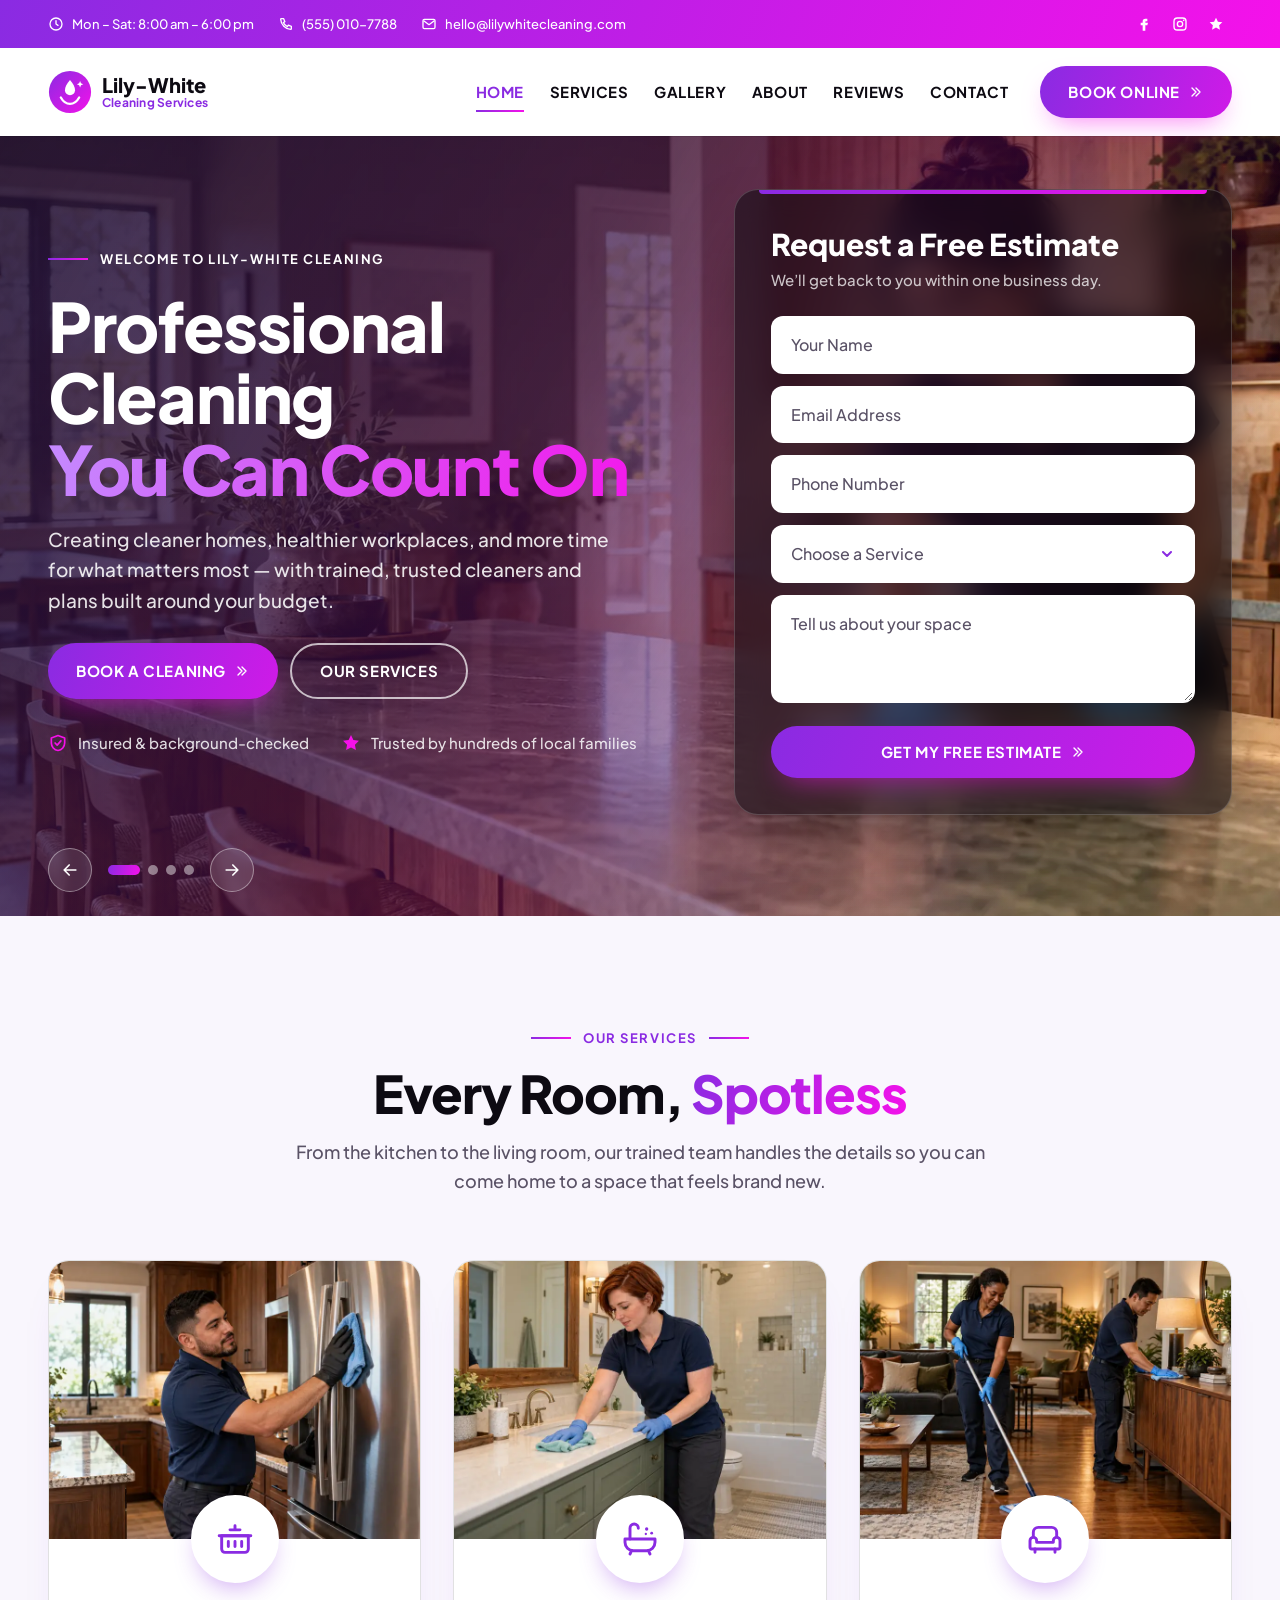
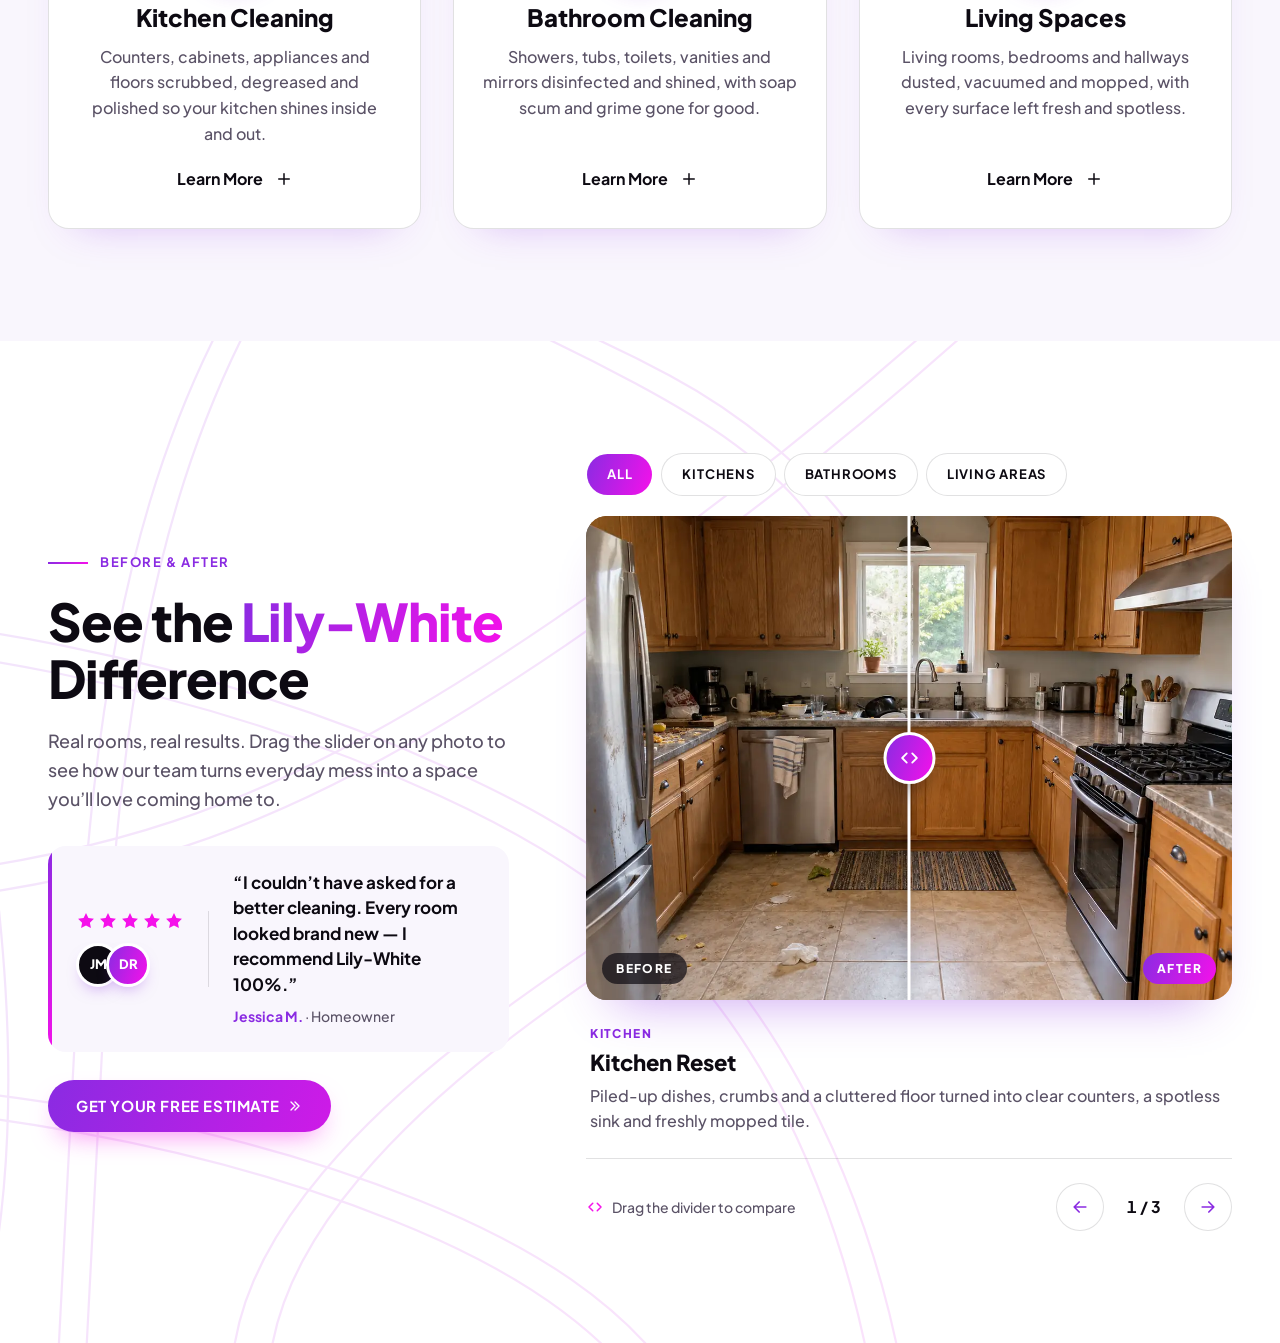
<file: Cleaning_Company/index.html>
<!DOCTYPE html>
<html lang="en">
<head>
    <meta charset="UTF-8">
    <meta name="viewport" content="width=device-width, initial-scale=1.0">
    <title>Lily-White Cleaning Services | Home &amp; Office Cleaning You Can Count On</title>
    <meta name="description" content="Lily-White Cleaning Services delivers professional home and office cleaning with trained, trusted cleaners and plans built around your budget.">

    <link rel="preload" href="fonts/plus-jakarta-sans-800.woff2" as="font" type="font/woff2" crossorigin>
    <link rel="preload" href="fonts/plus-jakarta-sans-500.woff2" as="font" type="font/woff2" crossorigin>
    <link rel="preload" as="image" type="image/webp" href="images/hero-1-m.webp" media="(max-width: 47.99rem)">
    <link rel="preload" as="image" type="image/webp" href="images/hero-1.webp" media="(min-width: 48rem)">

    <link rel="stylesheet" href="css/global.css">
    <link rel="stylesheet" href="css/styles.css">
    <script src="javascript/global.js" defer></script>
    <script src="javascript/script.js" defer></script>
</head>
<body>
    <a class="skip-link" href="#main">Skip to content</a>

    <!-- ============================== Top bar ============================== -->
    <div class="top-bar">
        <div class="top-bar-inner">
            <ul class="top-bar-info">
                <li class="top-bar-item">
                    <svg viewBox="0 0 24 24" fill="none" aria-hidden="true"><circle cx="12" cy="12" r="9" stroke="currentColor" stroke-width="2"/><path d="M12 7v5l3 2" stroke="currentColor" stroke-width="2" stroke-linecap="round"/></svg>
                    Mon – Sat: 8:00 am – 6:00 pm
                </li>
                <li class="top-bar-item">
                    <svg viewBox="0 0 24 24" fill="none" aria-hidden="true"><path d="M5 4h3.5l1.8 4.5-2.3 1.4a11 11 0 0 0 6.1 6.1l1.4-2.3L20 15.5V19a1 1 0 0 1-1 1A16 16 0 0 1 4 5a1 1 0 0 1 1-1Z" stroke="currentColor" stroke-width="2" stroke-linejoin="round"/></svg>
                    <a href="tel:+15550107788">(555) 010-7788</a>
                </li>
                <li class="top-bar-item top-bar-item-email">
                    <svg viewBox="0 0 24 24" fill="none" aria-hidden="true"><rect x="3" y="5" width="18" height="14" rx="2" stroke="currentColor" stroke-width="2"/><path d="m4 7 8 6 8-6" stroke="currentColor" stroke-width="2" stroke-linejoin="round"/></svg>
                    <a href="mailto:hello@lilywhitecleaning.com">hello@lilywhitecleaning.com</a>
                </li>
            </ul>

            <ul class="top-bar-social">
                <li>
                    <a href="#" aria-label="Facebook">
                        <svg viewBox="0 0 24 24" aria-hidden="true"><path fill="currentColor" d="M14 8h3V4h-3a4 4 0 0 0-4 4v2H7v4h3v8h4v-8h3l1-4h-4V8.5a.5.5 0 0 1 .5-.5Z"/></svg>
                    </a>
                </li>
                <li>
                    <a href="#" aria-label="Instagram">
                        <svg viewBox="0 0 24 24" fill="none" aria-hidden="true"><rect x="3" y="3" width="18" height="18" rx="5" stroke="currentColor" stroke-width="2"/><circle cx="12" cy="12" r="4" stroke="currentColor" stroke-width="2"/><circle cx="17.5" cy="6.5" r="1.25" fill="currentColor"/></svg>
                    </a>
                </li>
                <li>
                    <a href="#" aria-label="Google reviews">
                        <svg viewBox="0 0 24 24" aria-hidden="true"><path fill="currentColor" d="m12 2.5 2.9 6 6.6.9-4.8 4.6 1.2 6.5L12 17.4l-5.9 3.1 1.2-6.5-4.8-4.6 6.6-.9Z"/></svg>
                    </a>
                </li>
            </ul>
        </div>
    </div>

    <!-- ============================== Header ============================== -->
    <header class="site-header">
        <div class="site-header-inner">
            <a class="logo" href="index.html" aria-label="Lily-White Cleaning Services home">
                <svg class="logo-mark" viewBox="0 0 48 48" fill="none" aria-hidden="true">
                    <circle cx="24" cy="24" r="23" fill="url(#logo-gradient)"/>
                    <path d="M24 11c3.5 4 5.5 7.5 5.5 11a5.5 5.5 0 0 1-11 0c0-3.5 2-7 5.5-11Z" fill="#ffffff"/>
                    <path d="M14 30c2.5 4.5 6 7 10 7s7.5-2.5 10-7" stroke="#ffffff" stroke-width="2.5" stroke-linecap="round"/>
                    <path d="m35 12 1 2.5 2.5 1-2.5 1-1 2.5-1-2.5-2.5-1 2.5-1Z" fill="#ffffff"/>
                    <defs>
                        <linearGradient id="logo-gradient" x1="0" y1="0" x2="48" y2="48" gradientUnits="userSpaceOnUse">
                            <stop stop-color="#8a2be2"/>
                            <stop offset="1" stop-color="#f511ea"/>
                        </linearGradient>
                    </defs>
                </svg>
                <span class="logo-text">Lily-White<small>Cleaning Services</small></span>
            </a>

            <button class="nav-toggle" type="button" aria-expanded="false" aria-controls="site-nav">
                <span class="visually-hidden">Menu</span>
                <span class="nav-toggle-bar"></span>
                <span class="nav-toggle-bar"></span>
                <span class="nav-toggle-bar"></span>
            </button>

            <nav class="site-nav" id="site-nav" aria-label="Main">
                <ul class="nav-list">
                    <li><a class="nav-link is-current" href="index.html" aria-current="page">Home</a></li>
                    <li><a class="nav-link" href="#services">Services</a></li>
                    <li><a class="nav-link" href="#results">Gallery</a></li>
                    <li><a class="nav-link" href="#">About</a></li>
                    <li><a class="nav-link" href="#">Reviews</a></li>
                    <li><a class="nav-link" href="#">Contact</a></li>
                </ul>
                <a class="button nav-cta" href="#estimate">
                    Book Online
                    <svg viewBox="0 0 24 24" fill="none" aria-hidden="true"><path d="m6 6 6 6-6 6M12 6l6 6-6 6" stroke="currentColor" stroke-width="2" stroke-linecap="round" stroke-linejoin="round"/></svg>
                </a>
            </nav>
        </div>
    </header>

    <main id="main">
        <!-- ============================== Hero ============================== -->
        <section class="hero" aria-labelledby="hero-title">
            <div class="hero-slides" aria-hidden="true">
                <picture class="hero-slide is-active">
                    <source media="(max-width: 47.99rem)" srcset="images/hero-1-m.webp" type="image/webp">
                    <source media="(max-width: 47.99rem)" srcset="images/hero-1-m.jpg" type="image/jpeg">
                    <source srcset="images/hero-1.webp" type="image/webp">
                    <img src="images/hero-1.jpg" alt="" width="1672" height="941" decoding="async" fetchpriority="high">
                </picture>
                <picture class="hero-slide">
                    <source media="(max-width: 47.99rem)" srcset="images/hero-2-m.webp" type="image/webp">
                    <source media="(max-width: 47.99rem)" srcset="images/hero-2-m.jpg" type="image/jpeg">
                    <source srcset="images/hero-2.webp" type="image/webp">
                    <img src="images/hero-2.jpg" alt="" width="1672" height="941" decoding="async" fetchpriority="low">
                </picture>
                <picture class="hero-slide">
                    <source media="(max-width: 47.99rem)" srcset="images/hero-3-m.webp" type="image/webp">
                    <source media="(max-width: 47.99rem)" srcset="images/hero-3-m.jpg" type="image/jpeg">
                    <source srcset="images/hero-3.webp" type="image/webp">
                    <img src="images/hero-3.jpg" alt="" width="1672" height="941" decoding="async" fetchpriority="low">
                </picture>
                <picture class="hero-slide">
                    <source media="(max-width: 47.99rem)" srcset="images/hero-4-m.webp" type="image/webp">
                    <source media="(max-width: 47.99rem)" srcset="images/hero-4-m.jpg" type="image/jpeg">
                    <source srcset="images/hero-4.webp" type="image/webp">
                    <img src="images/hero-4.jpg" alt="" width="1672" height="941" decoding="async" fetchpriority="low">
                </picture>
            </div>

            <div class="hero-inner">
                <div class="hero-content">
                    <p class="eyebrow">Welcome to Lily-White Cleaning</p>
                    <h1 class="hero-title" id="hero-title">
                        Professional Cleaning <span class="text-gradient">You Can Count On</span>
                    </h1>
                    <p class="hero-text">
                        Creating cleaner homes, healthier workplaces, and more time for what matters most &mdash; with trained, trusted cleaners and plans built around your budget.
                    </p>

                    <div class="hero-actions">
                        <a class="button" href="#estimate">
                            Book a Cleaning
                            <svg viewBox="0 0 24 24" fill="none" aria-hidden="true"><path d="m6 6 6 6-6 6M12 6l6 6-6 6" stroke="currentColor" stroke-width="2" stroke-linecap="round" stroke-linejoin="round"/></svg>
                        </a>
                        <a class="button button-ghost" href="#services">Our Services</a>
                    </div>

                    <ul class="hero-trust">
                        <li class="hero-trust-item">
                            <svg viewBox="0 0 24 24" fill="none" aria-hidden="true"><path d="M12 3 4 6v6c0 4.5 3.4 8.3 8 9 4.6-.7 8-4.5 8-9V6Z" stroke="currentColor" stroke-width="2" stroke-linejoin="round"/><path d="m8.5 12 2.5 2.5 4.5-5" stroke="currentColor" stroke-width="2" stroke-linecap="round" stroke-linejoin="round"/></svg>
                            Insured &amp; background-checked
                        </li>
                        <li class="hero-trust-item">
                            <svg viewBox="0 0 24 24" aria-hidden="true"><path fill="currentColor" d="m12 2.5 2.9 6 6.6.9-4.8 4.6 1.2 6.5L12 17.4l-5.9 3.1 1.2-6.5-4.8-4.6 6.6-.9Z"/></svg>
                            Trusted by hundreds of local families
                        </li>
                    </ul>
                </div>

                <div class="hero-form-card" id="estimate">
                    <h2 class="hero-form-title">Request a Free Estimate</h2>
                    <p class="hero-form-subtitle">We&rsquo;ll get back to you within one business day.</p>

                    <form class="estimate-form" action="#" method="post">
                        <div class="form-field">
                            <label class="visually-hidden" for="estimate-name">Your name</label>
                            <input class="form-input" id="estimate-name" name="name" type="text" placeholder="Your Name" autocomplete="name" required>
                        </div>
                        <div class="form-field">
                            <label class="visually-hidden" for="estimate-email">Email address</label>
                            <input class="form-input" id="estimate-email" name="email" type="email" placeholder="Email Address" autocomplete="email" required>
                        </div>
                        <div class="form-field">
                            <label class="visually-hidden" for="estimate-phone">Phone number</label>
                            <input class="form-input" id="estimate-phone" name="phone" type="tel" placeholder="Phone Number" autocomplete="tel">
                        </div>
                        <div class="form-field">
                            <label class="visually-hidden" for="estimate-service">Service</label>
                            <select class="form-input form-select" id="estimate-service" name="service" required>
                                <option value="" disabled selected>Choose a Service</option>
                                <option>Standard Home Cleaning</option>
                                <option>Deep Cleaning</option>
                                <option>Move-In / Move-Out</option>
                                <option>Office &amp; Commercial</option>
                                <option>Post-Construction</option>
                            </select>
                        </div>
                        <div class="form-field">
                            <label class="visually-hidden" for="estimate-message">Message</label>
                            <textarea class="form-input form-textarea" id="estimate-message" name="message" rows="3" placeholder="Tell us about your space"></textarea>
                        </div>
                        <button class="button button-block" type="submit">
                            Get My Free Estimate
                            <svg viewBox="0 0 24 24" fill="none" aria-hidden="true"><path d="m6 6 6 6-6 6M12 6l6 6-6 6" stroke="currentColor" stroke-width="2" stroke-linecap="round" stroke-linejoin="round"/></svg>
                        </button>
                    </form>
                </div>
            </div>

            <div class="hero-controls">
                <button class="hero-arrow" type="button" data-hero-prev aria-label="Previous image">
                    <svg viewBox="0 0 24 24" fill="none" aria-hidden="true"><path d="M19 12H5m6-6-6 6 6 6" stroke="currentColor" stroke-width="2" stroke-linecap="round" stroke-linejoin="round"/></svg>
                </button>
                <div class="hero-dots">
                    <button class="hero-dot is-active" type="button" aria-label="Show image 1" aria-current="true"></button>
                    <button class="hero-dot" type="button" aria-label="Show image 2"></button>
                    <button class="hero-dot" type="button" aria-label="Show image 3"></button>
                    <button class="hero-dot" type="button" aria-label="Show image 4"></button>
                </div>
                <button class="hero-arrow" type="button" data-hero-next aria-label="Next image">
                    <svg viewBox="0 0 24 24" fill="none" aria-hidden="true"><path d="M5 12h14m-6-6 6 6-6 6" stroke="currentColor" stroke-width="2" stroke-linecap="round" stroke-linejoin="round"/></svg>
                </button>
            </div>
        </section>

        <!-- ============================== Services ============================== -->
        <section class="section services" id="services" aria-labelledby="services-title">
            <div class="section-inner">
                <header class="section-header">
                    <p class="eyebrow eyebrow-center">Our Services</p>
                    <h2 class="section-title" id="services-title">Every Room, <span class="text-gradient">Spotless</span></h2>
                    <p class="section-intro">From the kitchen to the living room, our trained team handles the details so you can come home to a space that feels brand new.</p>
                </header>

                <ul class="services-grid">
                    <li class="service-card">
                        <picture class="service-media">
                            <source media="(max-width: 47.99rem)" srcset="images/services-kitchen-m.webp" type="image/webp">
                            <source media="(max-width: 47.99rem)" srcset="images/services-kitchen-m.jpg" type="image/jpeg">
                            <source srcset="images/services-kitchen.webp" type="image/webp">
                            <img src="images/services-kitchen.jpg" alt="Cleaner wiping down a stainless steel refrigerator in a kitchen" width="800" height="600" loading="lazy" decoding="async">
                        </picture>
                        <div class="service-body">
                            <span class="service-icon" aria-hidden="true">
                                <svg viewBox="0 0 24 24" fill="none"><path d="M4 10h16v8a2 2 0 0 1-2 2H6a2 2 0 0 1-2-2v-8Z" stroke="currentColor" stroke-width="1.75" stroke-linejoin="round"/><path d="M2.5 10h19M9 6.5h6M12 6.5V4" stroke="currentColor" stroke-width="1.75" stroke-linecap="round"/><path d="M8 13.5v3M12 13.5v3M16 13.5v3" stroke="currentColor" stroke-width="1.75" stroke-linecap="round"/></svg>
                            </span>
                            <h3 class="service-title">Kitchen Cleaning</h3>
                            <p class="service-text">Counters, cabinets, appliances and floors scrubbed, degreased and polished so your kitchen shines inside and out.</p>
                            <a class="service-link" href="#estimate">
                                Learn More<span class="visually-hidden"> about kitchen cleaning</span>
                                <svg viewBox="0 0 24 24" fill="none" aria-hidden="true"><path d="M12 5v14M5 12h14" stroke="currentColor" stroke-width="2" stroke-linecap="round"/></svg>
                            </a>
                        </div>
                    </li>

                    <li class="service-card">
                        <picture class="service-media">
                            <source media="(max-width: 47.99rem)" srcset="images/services-bathrooms-m.webp" type="image/webp">
                            <source media="(max-width: 47.99rem)" srcset="images/services-bathrooms-m.jpg" type="image/jpeg">
                            <source srcset="images/services-bathrooms.webp" type="image/webp">
                            <img src="images/services-bathrooms.jpg" alt="Cleaner wiping a bathroom vanity countertop" width="800" height="600" loading="lazy" decoding="async">
                        </picture>
                        <div class="service-body">
                            <span class="service-icon" aria-hidden="true">
                                <svg viewBox="0 0 24 24" fill="none"><path d="M3 12h18v2a5 5 0 0 1-5 5H8a5 5 0 0 1-5-5v-2Z" stroke="currentColor" stroke-width="1.75" stroke-linejoin="round"/><path d="M6 12V5.5A2.5 2.5 0 0 1 8.5 3v0A2.5 2.5 0 0 1 11 5.5" stroke="currentColor" stroke-width="1.75" stroke-linecap="round"/><path d="m7 19-1 2M17 19l1 2" stroke="currentColor" stroke-width="1.75" stroke-linecap="round"/><circle cx="16" cy="6" r="1" fill="currentColor"/><circle cx="19" cy="8.5" r="0.85" fill="currentColor"/><circle cx="15.5" cy="9" r="0.7" fill="currentColor"/></svg>
                            </span>
                            <h3 class="service-title">Bathroom Cleaning</h3>
                            <p class="service-text">Showers, tubs, toilets, vanities and mirrors disinfected and shined, with soap scum and grime gone for good.</p>
                            <a class="service-link" href="#estimate">
                                Learn More<span class="visually-hidden"> about bathroom cleaning</span>
                                <svg viewBox="0 0 24 24" fill="none" aria-hidden="true"><path d="M12 5v14M5 12h14" stroke="currentColor" stroke-width="2" stroke-linecap="round"/></svg>
                            </a>
                        </div>
                    </li>

                    <li class="service-card">
                        <picture class="service-media">
                            <source media="(max-width: 47.99rem)" srcset="images/services-general-areas-m.webp" type="image/webp">
                            <source media="(max-width: 47.99rem)" srcset="images/services-general-areas-m.jpg" type="image/jpeg">
                            <source srcset="images/services-general-areas.webp" type="image/webp">
                            <img src="images/services-general-areas.jpg" alt="Two cleaners mopping and dusting a living room" width="800" height="600" loading="lazy" decoding="async">
                        </picture>
                        <div class="service-body">
                            <span class="service-icon" aria-hidden="true">
                                <svg viewBox="0 0 24 24" fill="none"><path d="M5 11V8a3 3 0 0 1 3-3h8a3 3 0 0 1 3 3v3" stroke="currentColor" stroke-width="1.75" stroke-linejoin="round"/><path d="M3 13a2 2 0 0 1 4 0v1h10v-1a2 2 0 0 1 4 0v4a1 1 0 0 1-1 1H4a1 1 0 0 1-1-1v-4Z" stroke="currentColor" stroke-width="1.75" stroke-linejoin="round"/><path d="M6 18v2M18 18v2" stroke="currentColor" stroke-width="1.75" stroke-linecap="round"/></svg>
                            </span>
                            <h3 class="service-title">Living Spaces</h3>
                            <p class="service-text">Living rooms, bedrooms and hallways dusted, vacuumed and mopped, with every surface left fresh and spotless.</p>
                            <a class="service-link" href="#estimate">
                                Learn More<span class="visually-hidden"> about living space cleaning</span>
                                <svg viewBox="0 0 24 24" fill="none" aria-hidden="true"><path d="M12 5v14M5 12h14" stroke="currentColor" stroke-width="2" stroke-linecap="round"/></svg>
                            </a>
                        </div>
                    </li>
                </ul>
            </div>
        </section>

        <!-- ============================== Before & After ============================== -->
        <section class="section gallery" id="results" aria-labelledby="gallery-title">
            <div class="section-inner gallery-layout">
                <div class="gallery-intro">
                    <p class="eyebrow">Before &amp; After</p>
                    <h2 class="section-title" id="gallery-title">See the <span class="text-gradient">Lily-White</span> Difference</h2>
                    <p class="section-intro">Real rooms, real results. Drag the slider on any photo to see how our team turns everyday mess into a space you&rsquo;ll love coming home to.</p>

                    <div class="gallery-review">
                        <div class="review-meta">
                            <div class="review-stars" role="img" aria-label="Rated 5 out of 5 stars">
                                <svg viewBox="0 0 24 24"><path fill="currentColor" d="m12 2.5 2.9 6 6.6.9-4.8 4.6 1.2 6.5L12 17.4l-5.9 3.1 1.2-6.5-4.8-4.6 6.6-.9Z"/></svg>
                                <svg viewBox="0 0 24 24"><path fill="currentColor" d="m12 2.5 2.9 6 6.6.9-4.8 4.6 1.2 6.5L12 17.4l-5.9 3.1 1.2-6.5-4.8-4.6 6.6-.9Z"/></svg>
                                <svg viewBox="0 0 24 24"><path fill="currentColor" d="m12 2.5 2.9 6 6.6.9-4.8 4.6 1.2 6.5L12 17.4l-5.9 3.1 1.2-6.5-4.8-4.6 6.6-.9Z"/></svg>
                                <svg viewBox="0 0 24 24"><path fill="currentColor" d="m12 2.5 2.9 6 6.6.9-4.8 4.6 1.2 6.5L12 17.4l-5.9 3.1 1.2-6.5-4.8-4.6 6.6-.9Z"/></svg>
                                <svg viewBox="0 0 24 24"><path fill="currentColor" d="m12 2.5 2.9 6 6.6.9-4.8 4.6 1.2 6.5L12 17.4l-5.9 3.1 1.2-6.5-4.8-4.6 6.6-.9Z"/></svg>
                            </div>
                            <div class="review-avatars" aria-hidden="true">
                                <span class="review-avatar">JM</span>
                                <span class="review-avatar">DR</span>
                            </div>
                        </div>

                        <figure class="review-quote">
                            <blockquote>
                                <p>&ldquo;I couldn&rsquo;t have asked for a better cleaning. Every room looked brand new &mdash; I recommend Lily-White 100%.&rdquo;</p>
                            </blockquote>
                            <figcaption><strong>Jessica M.</strong> &middot; Homeowner</figcaption>
                        </figure>
                    </div>

                    <a class="button gallery-cta" href="#estimate">
                        Get Your Free Estimate
                        <svg viewBox="0 0 24 24" fill="none" aria-hidden="true"><path d="m6 6 6 6-6 6M12 6l6 6-6 6" stroke="currentColor" stroke-width="2" stroke-linecap="round" stroke-linejoin="round"/></svg>
                    </a>
                </div>

                <div class="gallery-showcase">
                    <div class="gallery-tabs" role="group" aria-label="Filter before and after photos">
                        <button class="gallery-tab is-active" type="button" data-filter="all" aria-pressed="true">All</button>
                        <button class="gallery-tab" type="button" data-filter="kitchens" aria-pressed="false">Kitchens</button>
                        <button class="gallery-tab" type="button" data-filter="bathrooms" aria-pressed="false">Bathrooms</button>
                        <button class="gallery-tab" type="button" data-filter="living" aria-pressed="false">Living Areas</button>
                    </div>

                    <div class="gallery-viewer" aria-live="polite">
                        <figure class="ba-item is-active" data-category="kitchens">
                            <div class="ba-compare">
                                <picture class="ba-image ba-after">
                                    <source media="(max-width: 47.99rem)" srcset="images/gallery-kitchen-after-m.webp" type="image/webp">
                                    <source media="(max-width: 47.99rem)" srcset="images/gallery-kitchen-after-m.jpg" type="image/jpeg">
                                    <source srcset="images/gallery-kitchen-after.webp" type="image/webp">
                                    <img src="images/gallery-kitchen-after.jpg" alt="The kitchen after a Lily-White cleaning" width="1200" height="900" loading="lazy" decoding="async">
                                </picture>
                                <picture class="ba-image ba-before">
                                    <source media="(max-width: 47.99rem)" srcset="images/gallery-kitchen-before-m.webp" type="image/webp">
                                    <source media="(max-width: 47.99rem)" srcset="images/gallery-kitchen-before-m.jpg" type="image/jpeg">
                                    <source srcset="images/gallery-kitchen-before.webp" type="image/webp">
                                    <img src="images/gallery-kitchen-before.jpg" alt="The kitchen before cleaning" width="1200" height="900" loading="lazy" decoding="async">
                                </picture>
                                <span class="ba-label ba-label-before" aria-hidden="true">Before</span>
                                <span class="ba-label ba-label-after" aria-hidden="true">After</span>
                                <span class="ba-handle" aria-hidden="true">
                                    <span class="ba-handle-knob">
                                        <svg viewBox="0 0 24 24" fill="none"><path d="m9 7-5 5 5 5M15 7l5 5-5 5" stroke="currentColor" stroke-width="2" stroke-linecap="round" stroke-linejoin="round"/></svg>
                                    </span>
                                </span>
                                <input class="ba-range" type="range" min="0" max="100" value="50" aria-label="Compare before and after: Kitchen Reset">
                            </div>
                            <figcaption class="ba-caption">
                                <span class="ba-category">Kitchen</span>
                                <h3 class="ba-title">Kitchen Reset</h3>
                                <p class="ba-text">Piled-up dishes, crumbs and a cluttered floor turned into clear counters, a spotless sink and freshly mopped tile.</p>
                            </figcaption>
                        </figure>
                        <figure class="ba-item" data-category="bathrooms">
                            <div class="ba-compare">
                                <picture class="ba-image ba-after">
                                    <source media="(max-width: 47.99rem)" srcset="images/gallery-bathroom-after-m.webp" type="image/webp">
                                    <source media="(max-width: 47.99rem)" srcset="images/gallery-bathroom-after-m.jpg" type="image/jpeg">
                                    <source srcset="images/gallery-bathroom-after.webp" type="image/webp">
                                    <img src="images/gallery-bathroom-after.jpg" alt="The bathroom after a Lily-White cleaning" width="1200" height="900" loading="lazy" decoding="async">
                                </picture>
                                <picture class="ba-image ba-before">
                                    <source media="(max-width: 47.99rem)" srcset="images/gallery-bathroom-before-m.webp" type="image/webp">
                                    <source media="(max-width: 47.99rem)" srcset="images/gallery-bathroom-before-m.jpg" type="image/jpeg">
                                    <source srcset="images/gallery-bathroom-before.webp" type="image/webp">
                                    <img src="images/gallery-bathroom-before.jpg" alt="The bathroom before cleaning" width="1200" height="900" loading="lazy" decoding="async">
                                </picture>
                                <span class="ba-label ba-label-before" aria-hidden="true">Before</span>
                                <span class="ba-label ba-label-after" aria-hidden="true">After</span>
                                <span class="ba-handle" aria-hidden="true">
                                    <span class="ba-handle-knob">
                                        <svg viewBox="0 0 24 24" fill="none"><path d="m9 7-5 5 5 5M15 7l5 5-5 5" stroke="currentColor" stroke-width="2" stroke-linecap="round" stroke-linejoin="round"/></svg>
                                    </span>
                                </span>
                                <input class="ba-range" type="range" min="0" max="100" value="50" aria-label="Compare before and after: Bathroom Deep Clean">
                            </div>
                            <figcaption class="ba-caption">
                                <span class="ba-category">Bathroom</span>
                                <h3 class="ba-title">Bathroom Deep Clean</h3>
                                <p class="ba-text">Water-spotted glass, a crowded vanity and dirty floors brought back to a bright, fresh bathroom.</p>
                            </figcaption>
                        </figure>
                        <figure class="ba-item" data-category="living">
                            <div class="ba-compare">
                                <picture class="ba-image ba-after">
                                    <source media="(max-width: 47.99rem)" srcset="images/gallery-living-room-after-m.webp" type="image/webp">
                                    <source media="(max-width: 47.99rem)" srcset="images/gallery-living-room-after-m.jpg" type="image/jpeg">
                                    <source srcset="images/gallery-living-room-after.webp" type="image/webp">
                                    <img src="images/gallery-living-room-after.jpg" alt="The living room after a Lily-White cleaning" width="1200" height="900" loading="lazy" decoding="async">
                                </picture>
                                <picture class="ba-image ba-before">
                                    <source media="(max-width: 47.99rem)" srcset="images/gallery-living-room-before-m.webp" type="image/webp">
                                    <source media="(max-width: 47.99rem)" srcset="images/gallery-living-room-before-m.jpg" type="image/jpeg">
                                    <source srcset="images/gallery-living-room-before.webp" type="image/webp">
                                    <img src="images/gallery-living-room-before.jpg" alt="The living room before cleaning" width="1200" height="900" loading="lazy" decoding="async">
                                </picture>
                                <span class="ba-label ba-label-before" aria-hidden="true">Before</span>
                                <span class="ba-label ba-label-after" aria-hidden="true">After</span>
                                <span class="ba-handle" aria-hidden="true">
                                    <span class="ba-handle-knob">
                                        <svg viewBox="0 0 24 24" fill="none"><path d="m9 7-5 5 5 5M15 7l5 5-5 5" stroke="currentColor" stroke-width="2" stroke-linecap="round" stroke-linejoin="round"/></svg>
                                    </span>
                                </span>
                                <input class="ba-range" type="range" min="0" max="100" value="50" aria-label="Compare before and after: Living Room Refresh">
                            </div>
                            <figcaption class="ba-caption">
                                <span class="ba-category">Living Areas</span>
                                <h3 class="ba-title">Living Room Refresh</h3>
                                <p class="ba-text">Toys, clutter and dust cleared away, cushions straightened and floors vacuumed &mdash; ready to relax in.</p>
                            </figcaption>
                        </figure>
                    </div>

                    <div class="gallery-nav">
                        <p class="gallery-hint">
                            <svg viewBox="0 0 24 24" fill="none" aria-hidden="true"><path d="m9 7-5 5 5 5M15 7l5 5-5 5" stroke="currentColor" stroke-width="2" stroke-linecap="round" stroke-linejoin="round"/></svg>
                            Drag the divider to compare
                        </p>
                        <div class="gallery-controls">
                            <button class="gallery-arrow" type="button" data-gallery-prev aria-label="Previous before and after">
                                <svg viewBox="0 0 24 24" fill="none" aria-hidden="true"><path d="M19 12H5m6-6-6 6 6 6" stroke="currentColor" stroke-width="2" stroke-linecap="round" stroke-linejoin="round"/></svg>
                            </button>
                            <span class="gallery-count"><span data-gallery-current>1</span> / <span data-gallery-total>3</span></span>
                            <button class="gallery-arrow" type="button" data-gallery-next aria-label="Next before and after">
                                <svg viewBox="0 0 24 24" fill="none" aria-hidden="true"><path d="M5 12h14m-6-6 6 6-6 6" stroke="currentColor" stroke-width="2" stroke-linecap="round" stroke-linejoin="round"/></svg>
                            </button>
                        </div>
                    </div>
                </div>
            </div>
        </section>
    </main>
</body>
</html>
</file>
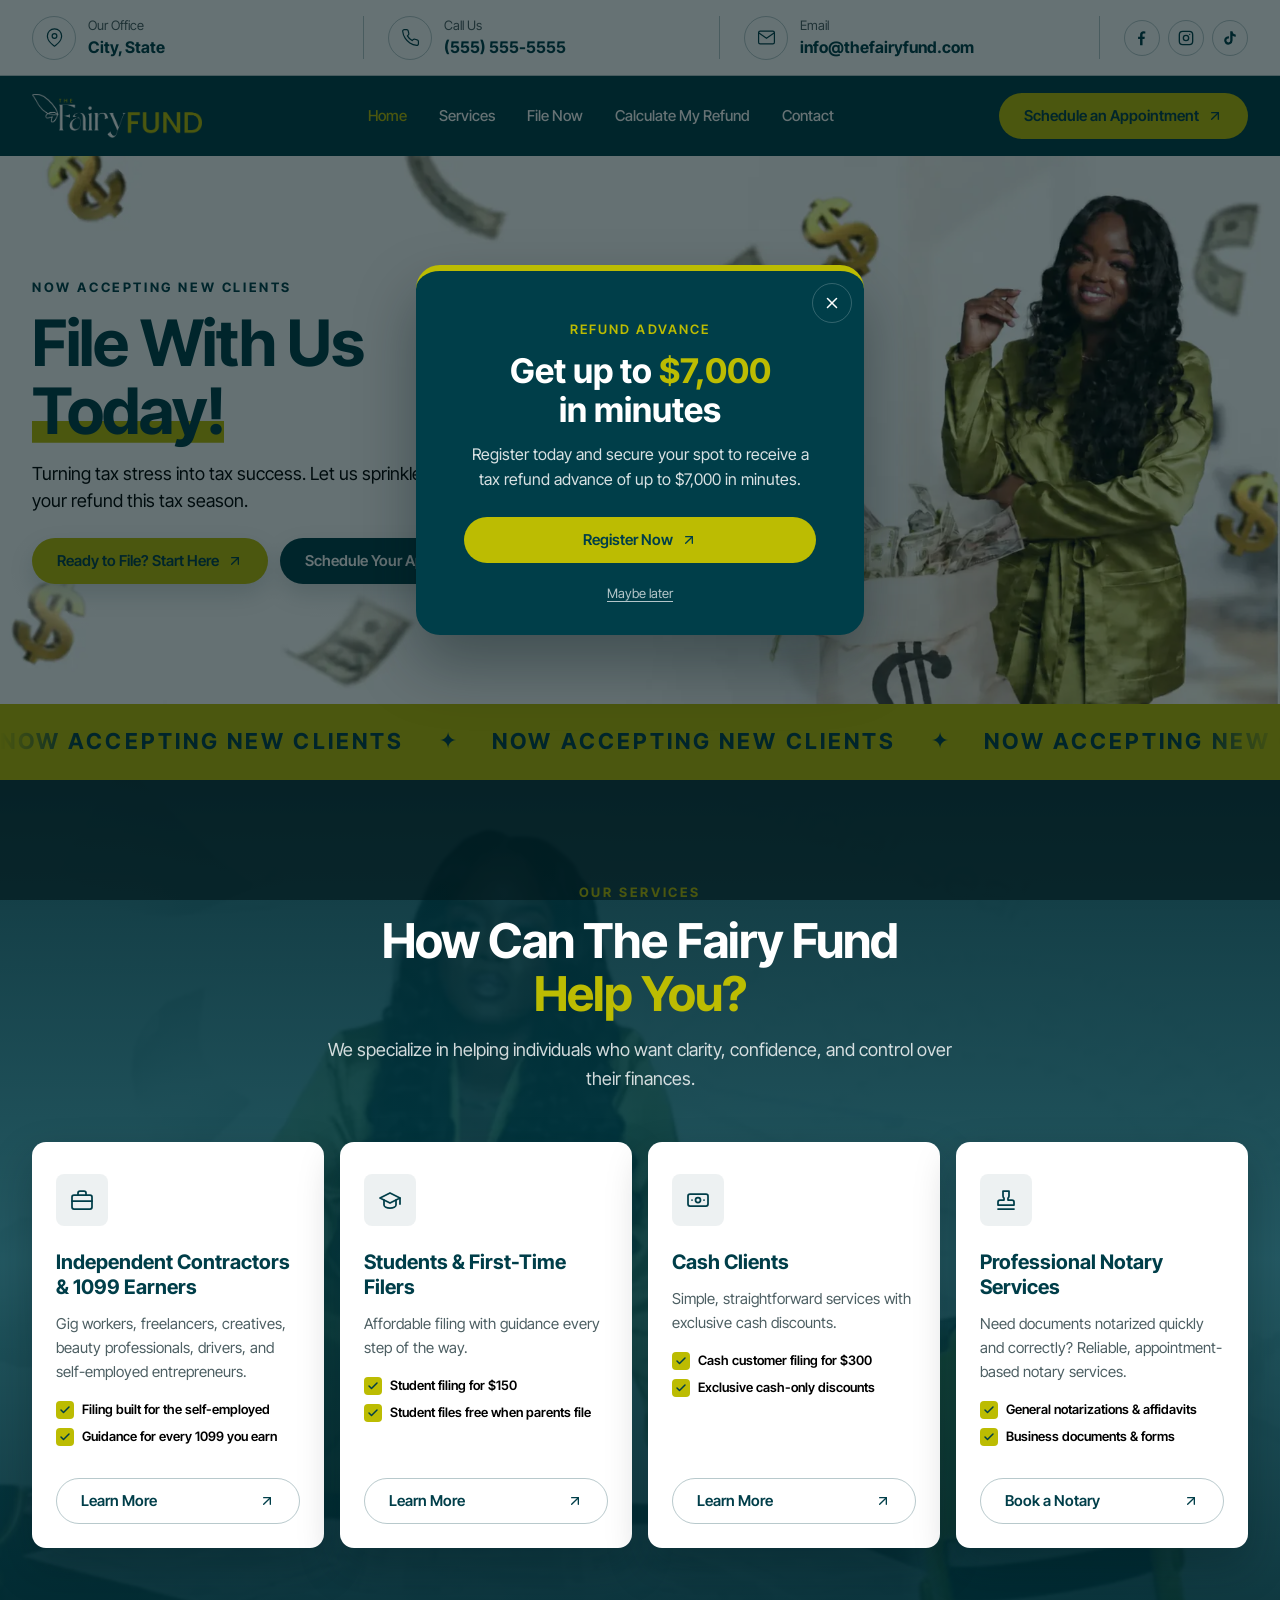
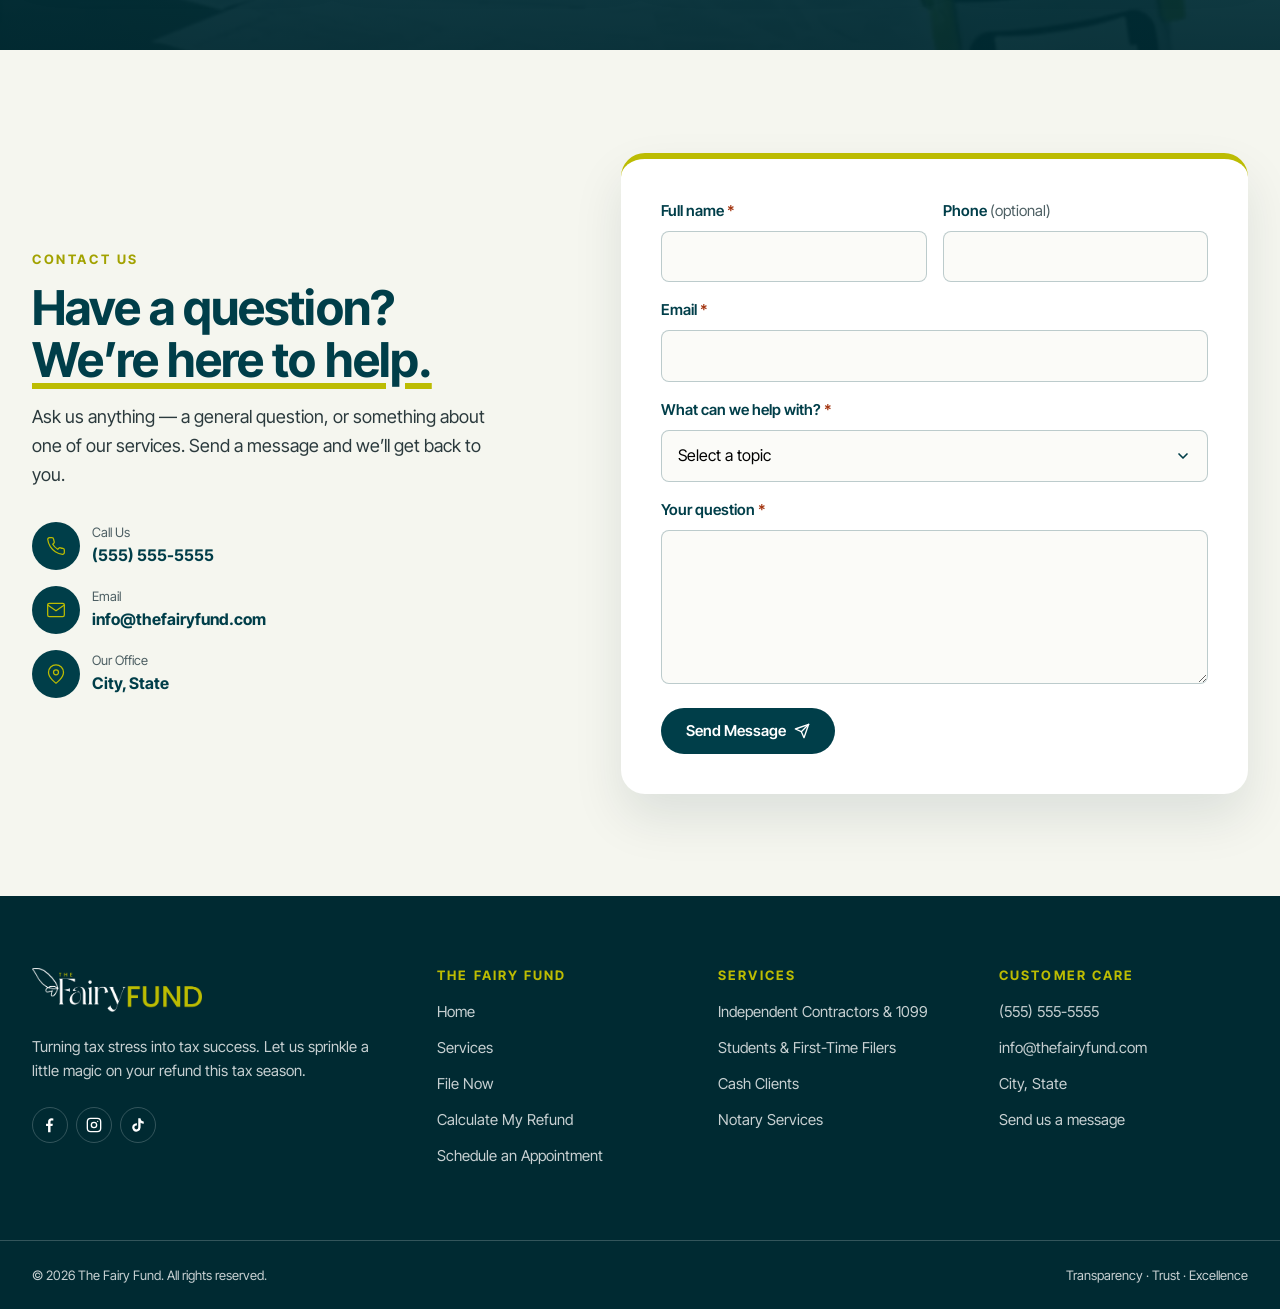
<file: Fairy_Fund/index.html>
<!DOCTYPE html>
<html lang="en">
  <head>
    <meta charset="utf-8" />
    <meta name="viewport" content="width=device-width, initial-scale=1" />
    <title>The Fairy Fund | Tax Preparation &amp; Notary Services</title>
    <meta
      name="description"
      content="The Fairy Fund turns tax stress into tax success. Now accepting new clients — register today for a tax refund advance of up to $7,000 in minutes."
    />

    <link
      rel="preload"
      href="fonts/inter-tight-v9-latin-regular.woff2"
      as="font"
      type="font/woff2"
      crossorigin
    />
    <link
      rel="preload"
      href="fonts/inter-tight-v9-latin-600.woff2"
      as="font"
      type="font/woff2"
      crossorigin
    />

    <link rel="stylesheet" href="css/global.css" />
    <link rel="stylesheet" href="css/styles.css" />
  </head>
  <body>
    <a class="skip-link" href="#main">Skip to main content</a>

    <header class="site-header">
      <!-- Utility bar: desktop only.
           PLACEHOLDER contact details — swap for the client's real info. -->
      <div class="utility-bar">
        <div class="container utility-bar__inner">
          <ul class="utility-bar__contacts">
            <li class="utility-item">
              <span class="utility-item__icon" aria-hidden="true">
                <svg viewBox="0 0 24 24" fill="none" stroke="currentColor" stroke-width="1.5" stroke-linecap="round" stroke-linejoin="round">
                  <path d="M21 10c0 7-9 13-9 13s-9-6-9-13a9 9 0 0 1 18 0z" />
                  <circle cx="12" cy="10" r="3" />
                </svg>
              </span>
              <span class="utility-item__text">
                <span class="utility-item__label">Our Office</span>
                <span class="utility-item__value">City, State</span>
              </span>
            </li>

            <li class="utility-item">
              <span class="utility-item__icon" aria-hidden="true">
                <svg viewBox="0 0 24 24" fill="none" stroke="currentColor" stroke-width="1.5" stroke-linecap="round" stroke-linejoin="round">
                  <path d="M22 16.92v3a2 2 0 0 1-2.18 2 19.79 19.79 0 0 1-8.63-3.07 19.5 19.5 0 0 1-6-6A19.79 19.79 0 0 1 2.12 4.18 2 2 0 0 1 4.11 2h3a2 2 0 0 1 2 1.72 12.84 12.84 0 0 0 .7 2.81 2 2 0 0 1-.45 2.11L8.09 9.91a16 16 0 0 0 6 6l1.27-1.27a2 2 0 0 1 2.11-.45 12.84 12.84 0 0 0 2.81.7A2 2 0 0 1 22 16.92z" />
                </svg>
              </span>
              <span class="utility-item__text">
                <span class="utility-item__label">Call Us</span>
                <a class="utility-item__value" href="tel:+15555555555">(555) 555-5555</a>
              </span>
            </li>

            <li class="utility-item">
              <span class="utility-item__icon" aria-hidden="true">
                <svg viewBox="0 0 24 24" fill="none" stroke="currentColor" stroke-width="1.5" stroke-linecap="round" stroke-linejoin="round">
                  <path d="M4 4h16a2 2 0 0 1 2 2v12a2 2 0 0 1-2 2H4a2 2 0 0 1-2-2V6a2 2 0 0 1 2-2z" />
                  <polyline points="22 6 12 13 2 6" />
                </svg>
              </span>
              <span class="utility-item__text">
                <span class="utility-item__label">Email</span>
                <a class="utility-item__value" href="mailto:info@thefairyfund.com">info@thefairyfund.com</a>
              </span>
            </li>
          </ul>

          <ul class="utility-bar__social">
            <li>
              <a class="btn-icon" href="#" aria-label="The Fairy Fund on Facebook">
                <svg viewBox="0 0 24 24" fill="currentColor" aria-hidden="true">
                  <path d="M15.12 5.32H17V2.14A26.11 26.11 0 0 0 14.26 2C11.2 2 9.1 3.85 9.1 7.24v2.7H6.11v3.55H9.1V23h3.68v-9.51h2.99l.45-3.55h-3.44V7.59c0-1.02.28-2.27 1.34-2.27z" />
                </svg>
              </a>
            </li>
            <li>
              <a class="btn-icon" href="#" aria-label="The Fairy Fund on Instagram">
                <svg viewBox="0 0 24 24" fill="none" stroke="currentColor" stroke-width="2" stroke-linecap="round" stroke-linejoin="round" aria-hidden="true">
                  <rect x="2" y="2" width="20" height="20" rx="5" />
                  <circle cx="12" cy="12" r="4" />
                  <line x1="17.5" y1="6.5" x2="17.51" y2="6.5" />
                </svg>
              </a>
            </li>
            <li>
              <a class="btn-icon" href="#" aria-label="The Fairy Fund on TikTok">
                <svg viewBox="0 0 24 24" fill="currentColor" aria-hidden="true">
                  <path d="M19.59 6.69a4.83 4.83 0 0 1-3.77-4.25V2h-3.45v13.67a2.89 2.89 0 0 1-5.2 1.74 2.89 2.89 0 0 1 2.31-4.64 2.93 2.93 0 0 1 .88.13V9.4a6.84 6.84 0 0 0-1-.05A6.33 6.33 0 0 0 5 20.1a6.34 6.34 0 0 0 10.86-4.43v-7a8.16 8.16 0 0 0 4.77 1.52v-3.4a4.85 4.85 0 0 1-1-.1z" />
                </svg>
              </a>
            </li>
          </ul>
        </div>
      </div>

      <!-- Main navigation bar -->
      <div class="nav-bar">
        <div class="container nav-bar__inner">
          <a class="brand" href="index.html">
            <picture>
              <source srcset="images/logo/fairy-fund-logo-light.webp" type="image/webp" />
              <img class="brand__logo" src="images/logo/fairy-fund-logo-light.png" alt="The Fairy Fund" width="430" height="111" decoding="async" />
            </picture>
          </a>

          <button
            class="nav-toggle"
            type="button"
            aria-label="Open menu"
            aria-expanded="false"
            aria-controls="primary-nav"
          >
            <span class="nav-toggle__bars" aria-hidden="true">
              <span></span>
              <span></span>
              <span></span>
            </span>
          </button>

          <nav class="primary-nav" id="primary-nav" aria-label="Primary">
            <button class="nav-close" type="button" aria-label="Close menu">
              <svg viewBox="0 0 24 24" fill="none" stroke="currentColor" stroke-width="2" stroke-linecap="round" aria-hidden="true">
                <line x1="18" y1="6" x2="6" y2="18" />
                <line x1="6" y1="6" x2="18" y2="18" />
              </svg>
            </button>

            <ul class="primary-nav__list">
              <li class="primary-nav__item"><a href="index.html" aria-current="page">Home</a></li>
              <li class="primary-nav__item"><a href="#services">Services</a></li>
              <li class="primary-nav__item"><a href="#">File Now</a></li>
              <li class="primary-nav__item"><a href="#">Calculate My Refund</a></li>
              <li class="primary-nav__item"><a href="#contact">Contact</a></li>
            </ul>

            <a class="btn btn--accent primary-nav__cta" href="#">
              Schedule an Appointment
              <svg class="btn__icon" viewBox="0 0 24 24" fill="none" stroke="currentColor" stroke-width="2" stroke-linecap="round" stroke-linejoin="round" aria-hidden="true">
                <line x1="7" y1="17" x2="17" y2="7" />
                <polyline points="7 7 17 7 17 17" />
              </svg>
            </a>

            <!-- Repeats the utility bar, which is hidden below desktop -->
            <ul class="primary-nav__contact">
              <li>
                <a href="tel:+15555555555">
                  <span class="primary-nav__contact-icon" aria-hidden="true">
                    <svg viewBox="0 0 24 24" fill="none" stroke="currentColor" stroke-width="1.5" stroke-linecap="round" stroke-linejoin="round">
                      <path d="M22 16.92v3a2 2 0 0 1-2.18 2 19.79 19.79 0 0 1-8.63-3.07 19.5 19.5 0 0 1-6-6A19.79 19.79 0 0 1 2.12 4.18 2 2 0 0 1 4.11 2h3a2 2 0 0 1 2 1.72 12.84 12.84 0 0 0 .7 2.81 2 2 0 0 1-.45 2.11L8.09 9.91a16 16 0 0 0 6 6l1.27-1.27a2 2 0 0 1 2.11-.45 12.84 12.84 0 0 0 2.81.7A2 2 0 0 1 22 16.92z" />
                    </svg>
                  </span>
                  <span class="primary-nav__contact-text">
                    <span class="primary-nav__contact-label">Call Us</span>
                    <span class="primary-nav__contact-value">(555) 555-5555</span>
                  </span>
                </a>
              </li>

              <li>
                <a href="mailto:info@thefairyfund.com">
                  <span class="primary-nav__contact-icon" aria-hidden="true">
                    <svg viewBox="0 0 24 24" fill="none" stroke="currentColor" stroke-width="1.5" stroke-linecap="round" stroke-linejoin="round">
                      <path d="M4 4h16a2 2 0 0 1 2 2v12a2 2 0 0 1-2 2H4a2 2 0 0 1-2-2V6a2 2 0 0 1 2-2z" />
                      <polyline points="22 6 12 13 2 6" />
                    </svg>
                  </span>
                  <span class="primary-nav__contact-text">
                    <span class="primary-nav__contact-label">Email</span>
                    <span class="primary-nav__contact-value">info@thefairyfund.com</span>
                  </span>
                </a>
              </li>
            </ul>
          </nav>
        </div>
      </div>

      <div class="nav-overlay"></div>
    </header>

    <main id="main">
      <section class="hero" aria-labelledby="hero-heading">
        <!--
          images/hero/            (masters in /source-images, not deployed)
            hero.webp + .jpg      1916x821 (desktop, min-width 64em)
            hero-m.webp + .jpg     860x1528 (phones and tablets)
        -->
        <picture class="hero__media">
          <source media="(min-width: 64em)" srcset="images/hero/hero.webp" type="image/webp" />
          <source media="(min-width: 64em)" srcset="images/hero/hero.jpg" type="image/jpeg" />
          <source srcset="images/hero/hero-m.webp" type="image/webp" />
          <img
            class="hero__image"
            src="images/hero/hero-m.jpg"
            alt="The Fairy Fund founder in a green satin suit, leaning on a bag overflowing with cash"
            width="860"
            height="1528"
            decoding="async"
            fetchpriority="high"
          />
        </picture>

        <div class="container hero__content">
          <p class="hero__eyebrow">Now Accepting New Clients</p>
          <h1 class="hero__heading" id="hero-heading">
            File With Us<br class="hero__break" /> <span class="hero__highlight">Today!</span>
          </h1>
          <p class="hero__lead">
            Turning tax stress into tax success. Let us sprinkle a little magic
            on your refund this tax season.
          </p>

          <div class="hero__actions">
            <a class="btn btn--accent" href="#">
              Ready to File? Start Here
              <svg class="btn__icon" viewBox="0 0 24 24" fill="none" stroke="currentColor" stroke-width="2" stroke-linecap="round" stroke-linejoin="round" aria-hidden="true">
                <line x1="7" y1="17" x2="17" y2="7" />
                <polyline points="7 7 17 7 17 17" />
              </svg>
            </a>
            <a class="btn btn--primary" href="#">
              Schedule Your Appointment
              <svg class="btn__icon btn__icon--static" viewBox="0 0 24 24" fill="none" stroke="currentColor" stroke-width="2" stroke-linecap="round" stroke-linejoin="round" aria-hidden="true">
                <rect x="3" y="4" width="18" height="18" rx="2" />
                <line x1="16" y1="2" x2="16" y2="6" />
                <line x1="8" y1="2" x2="8" y2="6" />
                <line x1="3" y1="10" x2="21" y2="10" />
              </svg>
            </a>
          </div>
        </div>
      </section>

      <!-- Scrolling announcement strip. Two identical groups slide left by
           exactly one group's width, so the loop never shows a seam. Screen
           readers get the message once from the visually hidden line. -->
      <section class="ticker" aria-label="Announcement">
        <p class="visually-hidden">Now accepting new clients.</p>
        <div class="ticker__viewport" aria-hidden="true">
          <div class="ticker__track">
            <ul class="ticker__group">
              <li class="ticker__item">
                <span>Now Accepting New Clients</span>
                <svg class="ticker__star" viewBox="0 0 24 24" fill="currentColor" aria-hidden="true"><path d="M12 2c.6 4.8 3.2 7.4 8 8-4.8.6-7.4 3.2-8 8-.6-4.8-3.2-7.4-8-8 4.8-.6 7.4-3.2 8-8z" /></svg>
              </li>
              <li class="ticker__item">
                <span>Now Accepting New Clients</span>
                <svg class="ticker__star" viewBox="0 0 24 24" fill="currentColor" aria-hidden="true"><path d="M12 2c.6 4.8 3.2 7.4 8 8-4.8.6-7.4 3.2-8 8-.6-4.8-3.2-7.4-8-8 4.8-.6 7.4-3.2 8-8z" /></svg>
              </li>
              <li class="ticker__item">
                <span>Now Accepting New Clients</span>
                <svg class="ticker__star" viewBox="0 0 24 24" fill="currentColor" aria-hidden="true"><path d="M12 2c.6 4.8 3.2 7.4 8 8-4.8.6-7.4 3.2-8 8-.6-4.8-3.2-7.4-8-8 4.8-.6 7.4-3.2 8-8z" /></svg>
              </li>
              <li class="ticker__item">
                <span>Now Accepting New Clients</span>
                <svg class="ticker__star" viewBox="0 0 24 24" fill="currentColor" aria-hidden="true"><path d="M12 2c.6 4.8 3.2 7.4 8 8-4.8.6-7.4 3.2-8 8-.6-4.8-3.2-7.4-8-8 4.8-.6 7.4-3.2 8-8z" /></svg>
              </li>
              <li class="ticker__item">
                <span>Now Accepting New Clients</span>
                <svg class="ticker__star" viewBox="0 0 24 24" fill="currentColor" aria-hidden="true"><path d="M12 2c.6 4.8 3.2 7.4 8 8-4.8.6-7.4 3.2-8 8-.6-4.8-3.2-7.4-8-8 4.8-.6 7.4-3.2 8-8z" /></svg>
              </li>
              <li class="ticker__item">
                <span>Now Accepting New Clients</span>
                <svg class="ticker__star" viewBox="0 0 24 24" fill="currentColor" aria-hidden="true"><path d="M12 2c.6 4.8 3.2 7.4 8 8-4.8.6-7.4 3.2-8 8-.6-4.8-3.2-7.4-8-8 4.8-.6 7.4-3.2 8-8z" /></svg>
              </li>
              <li class="ticker__item">
                <span>Now Accepting New Clients</span>
                <svg class="ticker__star" viewBox="0 0 24 24" fill="currentColor" aria-hidden="true"><path d="M12 2c.6 4.8 3.2 7.4 8 8-4.8.6-7.4 3.2-8 8-.6-4.8-3.2-7.4-8-8 4.8-.6 7.4-3.2 8-8z" /></svg>
              </li>
              <li class="ticker__item">
                <span>Now Accepting New Clients</span>
                <svg class="ticker__star" viewBox="0 0 24 24" fill="currentColor" aria-hidden="true"><path d="M12 2c.6 4.8 3.2 7.4 8 8-4.8.6-7.4 3.2-8 8-.6-4.8-3.2-7.4-8-8 4.8-.6 7.4-3.2 8-8z" /></svg>
              </li>
            </ul>
            <ul class="ticker__group" aria-hidden="true">
              <li class="ticker__item">
                <span>Now Accepting New Clients</span>
                <svg class="ticker__star" viewBox="0 0 24 24" fill="currentColor" aria-hidden="true"><path d="M12 2c.6 4.8 3.2 7.4 8 8-4.8.6-7.4 3.2-8 8-.6-4.8-3.2-7.4-8-8 4.8-.6 7.4-3.2 8-8z" /></svg>
              </li>
              <li class="ticker__item">
                <span>Now Accepting New Clients</span>
                <svg class="ticker__star" viewBox="0 0 24 24" fill="currentColor" aria-hidden="true"><path d="M12 2c.6 4.8 3.2 7.4 8 8-4.8.6-7.4 3.2-8 8-.6-4.8-3.2-7.4-8-8 4.8-.6 7.4-3.2 8-8z" /></svg>
              </li>
              <li class="ticker__item">
                <span>Now Accepting New Clients</span>
                <svg class="ticker__star" viewBox="0 0 24 24" fill="currentColor" aria-hidden="true"><path d="M12 2c.6 4.8 3.2 7.4 8 8-4.8.6-7.4 3.2-8 8-.6-4.8-3.2-7.4-8-8 4.8-.6 7.4-3.2 8-8z" /></svg>
              </li>
              <li class="ticker__item">
                <span>Now Accepting New Clients</span>
                <svg class="ticker__star" viewBox="0 0 24 24" fill="currentColor" aria-hidden="true"><path d="M12 2c.6 4.8 3.2 7.4 8 8-4.8.6-7.4 3.2-8 8-.6-4.8-3.2-7.4-8-8 4.8-.6 7.4-3.2 8-8z" /></svg>
              </li>
              <li class="ticker__item">
                <span>Now Accepting New Clients</span>
                <svg class="ticker__star" viewBox="0 0 24 24" fill="currentColor" aria-hidden="true"><path d="M12 2c.6 4.8 3.2 7.4 8 8-4.8.6-7.4 3.2-8 8-.6-4.8-3.2-7.4-8-8 4.8-.6 7.4-3.2 8-8z" /></svg>
              </li>
              <li class="ticker__item">
                <span>Now Accepting New Clients</span>
                <svg class="ticker__star" viewBox="0 0 24 24" fill="currentColor" aria-hidden="true"><path d="M12 2c.6 4.8 3.2 7.4 8 8-4.8.6-7.4 3.2-8 8-.6-4.8-3.2-7.4-8-8 4.8-.6 7.4-3.2 8-8z" /></svg>
              </li>
              <li class="ticker__item">
                <span>Now Accepting New Clients</span>
                <svg class="ticker__star" viewBox="0 0 24 24" fill="currentColor" aria-hidden="true"><path d="M12 2c.6 4.8 3.2 7.4 8 8-4.8.6-7.4 3.2-8 8-.6-4.8-3.2-7.4-8-8 4.8-.6 7.4-3.2 8-8z" /></svg>
              </li>
              <li class="ticker__item">
                <span>Now Accepting New Clients</span>
                <svg class="ticker__star" viewBox="0 0 24 24" fill="currentColor" aria-hidden="true"><path d="M12 2c.6 4.8 3.2 7.4 8 8-4.8.6-7.4 3.2-8 8-.6-4.8-3.2-7.4-8-8 4.8-.6 7.4-3.2 8-8z" /></svg>
              </li>
            </ul>
          </div>
        </div>
      </section>

      <section class="services section" id="services" aria-labelledby="services-heading">
        <!--
          Background photo, darkened by a teal overlay in css/styles.css.
          images/services/  (master in /source-images, not deployed)
            services-bg.webp + .jpg     1200x927 (min-width 48em)
            services-bg-m.webp + .jpg    520x753 (phones)
        -->
        <picture class="services__bg" aria-hidden="true">
          <source media="(min-width: 48em)" srcset="images/services/services-bg.webp" type="image/webp" />
          <source media="(min-width: 48em)" srcset="images/services/services-bg.jpg" type="image/jpeg" />
          <source srcset="images/services/services-bg-m.webp" type="image/webp" />
          <img src="images/services/services-bg-m.jpg" alt="" width="520" height="753" loading="lazy" decoding="async" />
        </picture>

        <div class="container">
          <header class="services__header">
            <p class="services__eyebrow">Our Services</p>
            <h2 class="services__heading" id="services-heading">
              How Can <span class="services__name">The Fairy Fund</span> <span class="services__accent">Help You?</span>
            </h2>
            <p class="services__intro">
              We specialize in helping individuals who want clarity, confidence,
              and control over their finances.
            </p>
          </header>

          <ul class="services__grid">
            <li class="service-card">
              <span class="service-card__icon" aria-hidden="true">
                <svg viewBox="0 0 24 24" fill="none" stroke="currentColor" stroke-width="1.75" stroke-linecap="round" stroke-linejoin="round"><rect x="2" y="7" width="20" height="14" rx="2" /><path d="M16 7V5a2 2 0 0 0-2-2h-4a2 2 0 0 0-2 2v2" /><line x1="2" y1="13" x2="22" y2="13" /></svg>
              </span>
              <h3 class="service-card__title">Independent Contractors &amp; 1099 Earners</h3>
              <p class="service-card__text">Gig workers, freelancers, creatives, beauty professionals, drivers, and self-employed entrepreneurs.</p>
              <ul class="service-card__list">
                  <li>
                    <span class="service-card__check-box"><svg class="service-card__check" viewBox="0 0 24 24" fill="none" stroke="currentColor" stroke-width="3" stroke-linecap="round" stroke-linejoin="round" aria-hidden="true"><polyline points="20 6 9 17 4 12" /></svg></span>
                    Filing built for the self-employed
                  </li>
                  <li>
                    <span class="service-card__check-box"><svg class="service-card__check" viewBox="0 0 24 24" fill="none" stroke="currentColor" stroke-width="3" stroke-linecap="round" stroke-linejoin="round" aria-hidden="true"><polyline points="20 6 9 17 4 12" /></svg></span>
                    Guidance for every 1099 you earn
                  </li>
              </ul>
              <a class="btn btn--outline service-card__cta" href="html/independent-contractors.html">
                Learn More<span class="visually-hidden"> about Independent Contractors &amp; 1099 Earners</span>
                  <svg class="btn__icon" viewBox="0 0 24 24" fill="none" stroke="currentColor" stroke-width="2" stroke-linecap="round" stroke-linejoin="round" aria-hidden="true">
                    <line x1="7" y1="17" x2="17" y2="7" />
                    <polyline points="7 7 17 7 17 17" />
                  </svg>
              </a>
            </li>
            <li class="service-card">
              <span class="service-card__icon" aria-hidden="true">
                <svg viewBox="0 0 24 24" fill="none" stroke="currentColor" stroke-width="1.75" stroke-linecap="round" stroke-linejoin="round"><path d="M22 10 12 5 2 10l10 5 10-5z" /><path d="M6 12v5c0 1.66 2.69 3 6 3s6-1.34 6-3v-5" /><line x1="22" y1="10" x2="22" y2="16" /></svg>
              </span>
              <h3 class="service-card__title">Students &amp; First-Time Filers</h3>
              <p class="service-card__text">Affordable filing with guidance every step of the way.</p>
              <ul class="service-card__list">
                  <li>
                    <span class="service-card__check-box"><svg class="service-card__check" viewBox="0 0 24 24" fill="none" stroke="currentColor" stroke-width="3" stroke-linecap="round" stroke-linejoin="round" aria-hidden="true"><polyline points="20 6 9 17 4 12" /></svg></span>
                    Student filing for $150
                  </li>
                  <li>
                    <span class="service-card__check-box"><svg class="service-card__check" viewBox="0 0 24 24" fill="none" stroke="currentColor" stroke-width="3" stroke-linecap="round" stroke-linejoin="round" aria-hidden="true"><polyline points="20 6 9 17 4 12" /></svg></span>
                    Student files free when parents file
                  </li>
              </ul>
              <a class="btn btn--outline service-card__cta" href="#">
                Learn More<span class="visually-hidden"> about Students &amp; First-Time Filers</span>
                  <svg class="btn__icon" viewBox="0 0 24 24" fill="none" stroke="currentColor" stroke-width="2" stroke-linecap="round" stroke-linejoin="round" aria-hidden="true">
                    <line x1="7" y1="17" x2="17" y2="7" />
                    <polyline points="7 7 17 7 17 17" />
                  </svg>
              </a>
            </li>
            <li class="service-card">
              <span class="service-card__icon" aria-hidden="true">
                <svg viewBox="0 0 24 24" fill="none" stroke="currentColor" stroke-width="1.75" stroke-linecap="round" stroke-linejoin="round"><rect x="2" y="6" width="20" height="12" rx="2" /><circle cx="12" cy="12" r="2.5" /><line x1="6" y1="12" x2="6.01" y2="12" /><line x1="18" y1="12" x2="18.01" y2="12" /></svg>
              </span>
              <h3 class="service-card__title">Cash Clients</h3>
              <p class="service-card__text">Simple, straightforward services with exclusive cash discounts.</p>
              <ul class="service-card__list">
                  <li>
                    <span class="service-card__check-box"><svg class="service-card__check" viewBox="0 0 24 24" fill="none" stroke="currentColor" stroke-width="3" stroke-linecap="round" stroke-linejoin="round" aria-hidden="true"><polyline points="20 6 9 17 4 12" /></svg></span>
                    Cash customer filing for $300
                  </li>
                  <li>
                    <span class="service-card__check-box"><svg class="service-card__check" viewBox="0 0 24 24" fill="none" stroke="currentColor" stroke-width="3" stroke-linecap="round" stroke-linejoin="round" aria-hidden="true"><polyline points="20 6 9 17 4 12" /></svg></span>
                    Exclusive cash-only discounts
                  </li>
              </ul>
              <a class="btn btn--outline service-card__cta" href="#">
                Learn More<span class="visually-hidden"> about Cash Clients</span>
                  <svg class="btn__icon" viewBox="0 0 24 24" fill="none" stroke="currentColor" stroke-width="2" stroke-linecap="round" stroke-linejoin="round" aria-hidden="true">
                    <line x1="7" y1="17" x2="17" y2="7" />
                    <polyline points="7 7 17 7 17 17" />
                  </svg>
              </a>
            </li>
            <li class="service-card">
              <span class="service-card__icon" aria-hidden="true">
                <svg viewBox="0 0 24 24" fill="none" stroke="currentColor" stroke-width="1.75" stroke-linecap="round" stroke-linejoin="round"><path d="M9 3h6v5a3 3 0 0 1-1 2.24V12h4a2 2 0 0 1 2 2v3H4v-3a2 2 0 0 1 2-2h4v-1.76A3 3 0 0 1 9 8z" /><line x1="4" y1="21" x2="20" y2="21" /></svg>
              </span>
              <h3 class="service-card__title">Professional Notary Services</h3>
              <p class="service-card__text">Need documents notarized quickly and correctly? Reliable, appointment-based notary services.</p>
              <ul class="service-card__list">
                  <li>
                    <span class="service-card__check-box"><svg class="service-card__check" viewBox="0 0 24 24" fill="none" stroke="currentColor" stroke-width="3" stroke-linecap="round" stroke-linejoin="round" aria-hidden="true"><polyline points="20 6 9 17 4 12" /></svg></span>
                    General notarizations &amp; affidavits
                  </li>
                  <li>
                    <span class="service-card__check-box"><svg class="service-card__check" viewBox="0 0 24 24" fill="none" stroke="currentColor" stroke-width="3" stroke-linecap="round" stroke-linejoin="round" aria-hidden="true"><polyline points="20 6 9 17 4 12" /></svg></span>
                    Business documents &amp; forms
                  </li>
              </ul>
              <a class="btn btn--outline service-card__cta" href="#">
                Book a Notary<span class="visually-hidden"> about Professional Notary Services</span>
                  <svg class="btn__icon" viewBox="0 0 24 24" fill="none" stroke="currentColor" stroke-width="2" stroke-linecap="round" stroke-linejoin="round" aria-hidden="true">
                    <line x1="7" y1="17" x2="17" y2="7" />
                    <polyline points="7 7 17 7 17 17" />
                  </svg>
              </a>
            </li>
          </ul>
        </div>
      </section>
      <!-- Contact form. PLACEHOLDER details below — swap for the client's
           real info. The form has no backend yet: global.js validates it and
           shows a confirmation, but nothing is sent until "action" points at
           a real endpoint (e.g. Formspree, Netlify Forms or her CRM). -->
      <section class="contact section" id="contact" aria-labelledby="contact-form-heading">
        <div class="container contact__inner">
          <div class="contact__intro">
            <p class="contact__eyebrow">Contact Us</p>
            <h2 class="contact__heading" id="contact-form-heading">
              Have a question? <span class="contact__accent">We’re here to help.</span>
            </h2>
            <p class="contact__text">
              Ask us anything — a general question, or something about one of
              our services. Send a message and we’ll get back to you.
            </p>

            <ul class="contact__details">
              <li>
                <span class="contact__icon" aria-hidden="true"><svg viewBox="0 0 24 24" fill="none" stroke="currentColor" stroke-width="1.5" stroke-linecap="round" stroke-linejoin="round"><path d="M22 16.92v3a2 2 0 0 1-2.18 2 19.79 19.79 0 0 1-8.63-3.07 19.5 19.5 0 0 1-6-6A19.79 19.79 0 0 1 2.12 4.18 2 2 0 0 1 4.11 2h3a2 2 0 0 1 2 1.72 12.84 12.84 0 0 0 .7 2.81 2 2 0 0 1-.45 2.11L8.09 9.91a16 16 0 0 0 6 6l1.27-1.27a2 2 0 0 1 2.11-.45 12.84 12.84 0 0 0 2.81.7A2 2 0 0 1 22 16.92z" /></svg></span>
                <span class="contact__detail">
                  <span class="contact__label">Call Us</span>
                  <a class="contact__value" href="tel:+15555555555">(555) 555-5555</a>
                </span>
              </li>
              <li>
                <span class="contact__icon" aria-hidden="true"><svg viewBox="0 0 24 24" fill="none" stroke="currentColor" stroke-width="1.5" stroke-linecap="round" stroke-linejoin="round"><path d="M4 4h16a2 2 0 0 1 2 2v12a2 2 0 0 1-2 2H4a2 2 0 0 1-2-2V6a2 2 0 0 1 2-2z" /><polyline points="22 6 12 13 2 6" /></svg></span>
                <span class="contact__detail">
                  <span class="contact__label">Email</span>
                  <a class="contact__value" href="mailto:info@thefairyfund.com">info@thefairyfund.com</a>
                </span>
              </li>
              <li>
                <span class="contact__icon" aria-hidden="true"><svg viewBox="0 0 24 24" fill="none" stroke="currentColor" stroke-width="1.5" stroke-linecap="round" stroke-linejoin="round"><path d="M21 10c0 7-9 13-9 13s-9-6-9-13a9 9 0 0 1 18 0z" /><circle cx="12" cy="10" r="3" /></svg></span>
                <span class="contact__detail">
                  <span class="contact__label">Our Office</span>
                  <span class="contact__value">City, State</span>
                </span>
              </li>
            </ul>
          </div>

          <form class="contact-form" action="#" method="post" novalidate data-contact-form>
            <div class="contact-form__row">
              <div class="form-field">
                <label class="form-field__label" for="contact-name">Full name <span class="form-field__required" aria-hidden="true">*</span></label>
                <input class="form-field__input" id="contact-name" name="name" type="text" autocomplete="name" required />
                <p class="form-field__error" id="contact-name-error">Please enter your name.</p>
              </div>

              <div class="form-field">
                <label class="form-field__label" for="contact-phone">Phone <span class="form-field__optional">(optional)</span></label>
                <input class="form-field__input" id="contact-phone" name="phone" type="tel" autocomplete="tel" />
              </div>
            </div>

            <div class="form-field">
              <label class="form-field__label" for="contact-email">Email <span class="form-field__required" aria-hidden="true">*</span></label>
              <input class="form-field__input" id="contact-email" name="email" type="email" autocomplete="email" required />
              <p class="form-field__error" id="contact-email-error">Please enter a valid email address.</p>
            </div>

            <div class="form-field">
              <label class="form-field__label" for="contact-topic">What can we help with? <span class="form-field__required" aria-hidden="true">*</span></label>
              <select class="form-field__input form-field__select" id="contact-topic" name="topic" required>
                    <option value="" disabled selected>Select a topic</option>
                    <option value="general">General question</option>
                    <optgroup label="Our services">
                      <option value="1099">Independent Contractors &amp; 1099 Earners</option>
                      <option value="students">Students &amp; First-Time Filers</option>
                      <option value="cash">Cash Clients</option>
                      <option value="notary">Professional Notary Services</option>
                    </optgroup>
              </select>
              <p class="form-field__error" id="contact-topic-error">Please choose a topic.</p>
            </div>

            <div class="form-field">
              <label class="form-field__label" for="contact-message">Your question <span class="form-field__required" aria-hidden="true">*</span></label>
              <textarea class="form-field__input form-field__textarea" id="contact-message" name="message" rows="5" required></textarea>
              <p class="form-field__error" id="contact-message-error">Please tell us how we can help.</p>
            </div>

            <button class="btn btn--primary contact-form__submit" type="submit">
              Send Message
              <svg class="btn__icon" viewBox="0 0 24 24" fill="none" stroke="currentColor" stroke-width="2" stroke-linecap="round" stroke-linejoin="round" aria-hidden="true"><line x1="22" y1="2" x2="11" y2="13" /><polygon points="22 2 15 22 11 13 2 9 22 2" /></svg>
            </button>

            <p class="contact-form__status" role="status" aria-live="polite"></p>
          </form>
        </div>
      </section>
    </main>
    <footer class="site-footer">
      <div class="container site-footer__inner">
        <div class="site-footer__brand">
          <a class="brand" href="index.html">
            <picture>
              <source srcset="images/logo/fairy-fund-logo-light.webp" type="image/webp" />
              <img class="brand__logo" src="images/logo/fairy-fund-logo-light.png" alt="The Fairy Fund" width="430" height="111" loading="lazy" decoding="async" />
            </picture>
          </a>
          <p class="site-footer__tagline">
            Turning tax stress into tax success. Let us sprinkle a little magic
            on your refund this tax season.
          </p>
          <ul class="site-footer__social">
              <li>
                <a class="btn-icon btn-icon--on-dark" href="#" aria-label="The Fairy Fund on Facebook">
                  <svg viewBox="0 0 24 24" fill="currentColor" aria-hidden="true"><path d="M15.12 5.32H17V2.14A26.11 26.11 0 0 0 14.26 2C11.2 2 9.1 3.85 9.1 7.24v2.7H6.11v3.55H9.1V23h3.68v-9.51h2.99l.45-3.55h-3.44V7.59c0-1.02.28-2.27 1.34-2.27z" /></svg>
                </a>
              </li>
              <li>
                <a class="btn-icon btn-icon--on-dark" href="#" aria-label="The Fairy Fund on Instagram">
                  <svg viewBox="0 0 24 24" fill="none" stroke="currentColor" stroke-width="2" stroke-linecap="round" stroke-linejoin="round" aria-hidden="true"><rect x="2" y="2" width="20" height="20" rx="5" /><circle cx="12" cy="12" r="4" /><line x1="17.5" y1="6.5" x2="17.51" y2="6.5" /></svg>
                </a>
              </li>
              <li>
                <a class="btn-icon btn-icon--on-dark" href="#" aria-label="The Fairy Fund on TikTok">
                  <svg viewBox="0 0 24 24" fill="currentColor" aria-hidden="true"><path d="M19.59 6.69a4.83 4.83 0 0 1-3.77-4.25V2h-3.45v13.67a2.89 2.89 0 0 1-5.2 1.74 2.89 2.89 0 0 1 2.31-4.64 2.93 2.93 0 0 1 .88.13V9.4a6.84 6.84 0 0 0-1-.05A6.33 6.33 0 0 0 5 20.1a6.34 6.34 0 0 0 10.86-4.43v-7a8.16 8.16 0 0 0 4.77 1.52v-3.4a4.85 4.85 0 0 1-1-.1z" /></svg>
                </a>
              </li>
          </ul>
        </div>

        <nav class="site-footer__col" aria-labelledby="footer-links-heading">
          <h2 class="site-footer__heading" id="footer-links-heading">The Fairy Fund</h2>
          <ul class="site-footer__links">
            <li><a href="index.html">Home</a></li>
            <li><a href="index.html#services">Services</a></li>
            <li><a href="#">File Now</a></li>
            <li><a href="#">Calculate My Refund</a></li>
            <li><a href="#">Schedule an Appointment</a></li>
          </ul>
        </nav>

        <nav class="site-footer__col" aria-labelledby="footer-services-heading">
          <h2 class="site-footer__heading" id="footer-services-heading">Services</h2>
          <ul class="site-footer__links">
            <li><a href="html/independent-contractors.html">Independent Contractors &amp; 1099</a></li>
            <li><a href="index.html#services">Students &amp; First-Time Filers</a></li>
            <li><a href="index.html#services">Cash Clients</a></li>
            <li><a href="index.html#services">Notary Services</a></li>
          </ul>
        </nav>

        <div class="site-footer__col">
          <h2 class="site-footer__heading">Customer Care</h2>
          <ul class="site-footer__links site-footer__contact">
            <li><a href="tel:+15555555555">(555) 555-5555</a></li>
            <li><a href="mailto:info@thefairyfund.com">info@thefairyfund.com</a></li>
            <li>City, State</li>
            <li><a href="#contact">Send us a message</a></li>
          </ul>
        </div>
      </div>

      <div class="site-footer__bottom">
        <div class="container site-footer__bottom-inner">
          <p>&copy; 2026 The Fairy Fund. All rights reserved.</p>
          <p>Transparency &middot; Trust &middot; Excellence</p>
        </div>
      </div>
    </footer>

    <!-- Refund advance promo. Opened once per visit by javascript/script.js;
         Escape, the close button and a click on the backdrop all dismiss it. -->
    <dialog class="promo" tabindex="-1" aria-labelledby="promo-heading" aria-describedby="promo-text">
      <button class="promo__close" type="button" aria-label="Close" data-promo-close>
        <svg viewBox="0 0 24 24" fill="none" stroke="currentColor" stroke-width="2" stroke-linecap="round" aria-hidden="true">
          <line x1="18" y1="6" x2="6" y2="18" />
          <line x1="6" y1="6" x2="18" y2="18" />
        </svg>
      </button>

      <p class="promo__eyebrow">Refund Advance</p>
      <h2 class="promo__heading" id="promo-heading">
        Get up to <span class="promo__amount">$7,000</span> in minutes
      </h2>
      <p class="promo__text" id="promo-text">
        Register today and secure your spot to receive a tax refund advance of
        up to $7,000 in minutes.
      </p>

      <a class="btn btn--accent promo__cta" href="#">
        Register Now
        <svg class="btn__icon" viewBox="0 0 24 24" fill="none" stroke="currentColor" stroke-width="2" stroke-linecap="round" stroke-linejoin="round" aria-hidden="true">
          <line x1="7" y1="17" x2="17" y2="7" />
          <polyline points="7 7 17 7 17 17" />
        </svg>
      </a>

      <button class="promo__dismiss" type="button" data-promo-close>Maybe later</button>
    </dialog>

    <script src="javascript/global.js" defer></script>
    <script src="javascript/script.js" defer></script>
  </body>
</html>
</file>
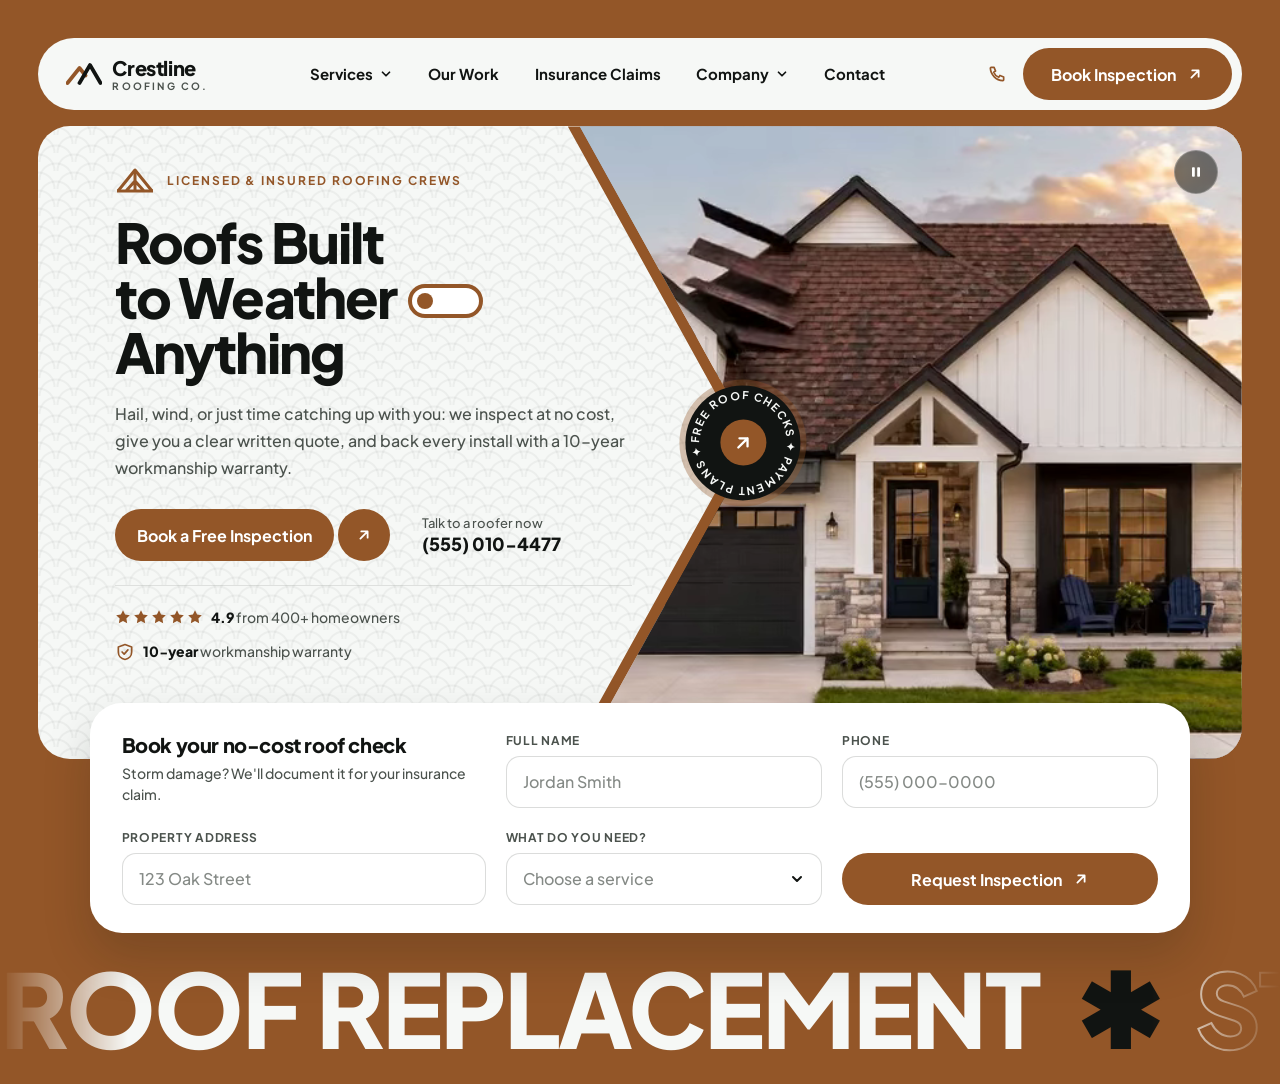
<file: Roofing-1/index.html>
<!DOCTYPE html>
<html lang="en">
<head>
    <meta charset="UTF-8">
    <meta name="viewport" content="width=device-width, initial-scale=1.0">
    <title>Crestline Roofing Co. | Roof Replacement &amp; Storm Repair</title>
    <meta name="description" content="Crestline Roofing Co. installs and repairs residential roofs with no-cost inspections, clear written estimates, and a 10-year workmanship warranty.">

    <link rel="preload" href="fonts/plus-jakarta-sans-800.woff2" as="font" type="font/woff2" crossorigin>
    <link rel="preload" href="fonts/plus-jakarta-sans-500.woff2" as="font" type="font/woff2" crossorigin>
    <link rel="preload" as="image" type="image/webp" href="images/roofing-before.webp">

    <link rel="stylesheet" href="css/global.css">
    <link rel="stylesheet" href="css/styles.css">
    <script src="javascript/global.js" defer></script>
    <script src="javascript/script.js" defer></script>
</head>
<body>
    <a class="skip-link" href="#main">Skip to content</a>

    <!-- ============================== Header ============================== -->
    <header class="site-header">
        <div class="site-header-inner">
            <a class="logo" href="index.html" aria-label="Crestline Roofing Co. home">
                <svg class="logo-mark" viewBox="0 0 48 32" fill="none" aria-hidden="true">
                    <path d="M2 28 18 8l8 10" stroke="currentColor" stroke-width="5" stroke-linecap="round" stroke-linejoin="round"/>
                    <path d="M18 28 32 4l14 24" stroke="#111412" stroke-width="5" stroke-linecap="round" stroke-linejoin="round"/>
                </svg>
                <span class="logo-text">Crestline<small>Roofing Co.</small></span>
            </a>

            <button class="nav-toggle" type="button" aria-expanded="false" aria-controls="site-nav">
                <span class="visually-hidden">Menu</span>
                <span class="nav-toggle-bar"></span>
                <span class="nav-toggle-bar"></span>
                <span class="nav-toggle-bar"></span>
            </button>

            <nav class="site-nav" id="site-nav" aria-label="Main">
                <ul class="nav-list">
                    <li class="nav-item">
                        <button class="nav-link nav-dropdown-toggle" type="button" aria-expanded="false" aria-controls="dropdown-services">
                            Services
                            <svg class="nav-chevron" viewBox="0 0 16 16" fill="none" aria-hidden="true"><path d="m4 6 4 4 4-4" stroke="currentColor" stroke-width="2" stroke-linecap="round" stroke-linejoin="round"/></svg>
                        </button>
                        <div class="nav-dropdown" id="dropdown-services">
                            <ul class="nav-dropdown-inner">
                                <li><a class="nav-dropdown-link" href="#">Roof Replacement</a></li>
                                <li><a class="nav-dropdown-link" href="#">Storm &amp; Hail Repair</a></li>
                                <li><a class="nav-dropdown-link" href="#">Leak Detection</a></li>
                                <li><a class="nav-dropdown-link" href="#">Metal Roofing</a></li>
                                <li><a class="nav-dropdown-link" href="#">Seamless Gutters</a></li>
                            </ul>
                        </div>
                    </li>
                    <li class="nav-item"><a class="nav-link" href="#">Our Work</a></li>
                    <li class="nav-item"><a class="nav-link" href="#">Insurance Claims</a></li>
                    <li class="nav-item">
                        <button class="nav-link nav-dropdown-toggle" type="button" aria-expanded="false" aria-controls="dropdown-company">
                            Company
                            <svg class="nav-chevron" viewBox="0 0 16 16" fill="none" aria-hidden="true"><path d="m4 6 4 4 4-4" stroke="currentColor" stroke-width="2" stroke-linecap="round" stroke-linejoin="round"/></svg>
                        </button>
                        <div class="nav-dropdown" id="dropdown-company">
                            <ul class="nav-dropdown-inner">
                                <li><a class="nav-dropdown-link" href="#">Meet the Crew</a></li>
                                <li><a class="nav-dropdown-link" href="#">Homeowner Reviews</a></li>
                                <li><a class="nav-dropdown-link" href="#">Payment Plans</a></li>
                                <li><a class="nav-dropdown-link" href="#">Warranty</a></li>
                            </ul>
                        </div>
                    </li>
                    <li class="nav-item"><a class="nav-link" href="#">Contact</a></li>
                </ul>

                <div class="nav-actions">
                    <a class="nav-phone" href="tel:+15550104477">
                        <svg viewBox="0 0 24 24" fill="none" aria-hidden="true"><path d="M5 4h3.5l1.8 4.5-2.3 1.4a11 11 0 0 0 6.1 6.1l1.4-2.3L20 15.5V19a1 1 0 0 1-1 1A16 16 0 0 1 4 5a1 1 0 0 1 1-1Z" stroke="currentColor" stroke-width="2" stroke-linejoin="round"/></svg>
                        <span class="nav-phone-number">(555) 010-4477</span>
                    </a>
                    <a class="button" href="#inspection">
                        Book Inspection
                        <svg class="button-icon" viewBox="0 0 20 20" fill="none" aria-hidden="true"><path d="M6 14 14 6M7 6h7v7" stroke="currentColor" stroke-width="2" stroke-linecap="round" stroke-linejoin="round"/></svg>
                    </a>
                </div>
            </nav>
        </div>
    </header>

    <main id="main">
        <!-- ============================== Hero ============================== -->
        <section class="hero" aria-labelledby="hero-title">
            <div class="hero-card">
                <div class="hero-content">
                    <p class="hero-eyebrow">
                        <svg class="hero-eyebrow-icon" viewBox="0 0 40 28" fill="none" aria-hidden="true">
                            <path d="M3 25 20 4l17 21" stroke="currentColor" stroke-width="3" stroke-linejoin="round"/>
                            <path d="M20 4v21M11 25l9-10 9 10M2 25h36" stroke="currentColor" stroke-width="3" stroke-linejoin="round"/>
                        </svg>
                        Licensed &amp; insured roofing crews
                    </p>

                    <h1 class="hero-title" id="hero-title">
                        <span class="hero-title-line">Roofs Built</span>
                        <span class="hero-title-line">to Weather <span class="hero-title-pill" aria-hidden="true"><span class="hero-title-pill-dot"></span></span></span>
                        <span class="hero-title-line">Anything</span>
                    </h1>

                    <p class="hero-text">
                        Hail, wind, or just time catching up with you: we inspect at no cost, give you a clear written quote, and back every install with a 10-year workmanship warranty.
                    </p>

                    <div class="hero-actions">
                        <a class="button-split" href="#inspection">
                            <span class="button">Book a Free Inspection</span>
                            <span class="button button-circle">
                                <svg class="button-icon" viewBox="0 0 20 20" fill="none" aria-hidden="true"><path d="M6 14 14 6M7 6h7v7" stroke="currentColor" stroke-width="2" stroke-linecap="round" stroke-linejoin="round"/></svg>
                            </span>
                        </a>
                        <a class="hero-call" href="tel:+15550104477">
                            <span class="hero-call-label">Talk to a roofer now</span>
                            (555) 010-4477
                        </a>
                    </div>

                    <ul class="hero-trust">
                        <li class="hero-trust-item">
                            <span class="hero-stars" role="img" aria-label="Rated 4.9 out of 5">
                                <svg viewBox="0 0 20 20" aria-hidden="true"><path d="m10 1.5 2.6 5.4 5.9.8-4.3 4.1 1 5.9L10 14.9l-5.2 2.8 1-5.9L1.5 7.7l5.9-.8L10 1.5Z"/></svg>
                                <svg viewBox="0 0 20 20" aria-hidden="true"><path d="m10 1.5 2.6 5.4 5.9.8-4.3 4.1 1 5.9L10 14.9l-5.2 2.8 1-5.9L1.5 7.7l5.9-.8L10 1.5Z"/></svg>
                                <svg viewBox="0 0 20 20" aria-hidden="true"><path d="m10 1.5 2.6 5.4 5.9.8-4.3 4.1 1 5.9L10 14.9l-5.2 2.8 1-5.9L1.5 7.7l5.9-.8L10 1.5Z"/></svg>
                                <svg viewBox="0 0 20 20" aria-hidden="true"><path d="m10 1.5 2.6 5.4 5.9.8-4.3 4.1 1 5.9L10 14.9l-5.2 2.8 1-5.9L1.5 7.7l5.9-.8L10 1.5Z"/></svg>
                                <svg viewBox="0 0 20 20" aria-hidden="true"><path d="m10 1.5 2.6 5.4 5.9.8-4.3 4.1 1 5.9L10 14.9l-5.2 2.8 1-5.9L1.5 7.7l5.9-.8L10 1.5Z"/></svg>
                            </span>
                            <span><strong>4.9</strong> from 400+ homeowners</span>
                        </li>
                        <li class="hero-trust-item">
                            <svg class="hero-trust-icon" viewBox="0 0 24 24" fill="none" aria-hidden="true"><path d="M12 3 4 6v6c0 4.5 3.4 8.2 8 9 4.6-.8 8-4.5 8-9V6l-8-3Z" stroke="currentColor" stroke-width="2" stroke-linejoin="round"/><path d="m8.5 12 2.5 2.5 4.5-5" stroke="currentColor" stroke-width="2" stroke-linecap="round" stroke-linejoin="round"/></svg>
                            <span><strong>10-year</strong> workmanship warranty</span>
                        </li>
                    </ul>
                </div>

                <div class="hero-media">
                    <div class="hero-media-edge" aria-hidden="true"></div>
                    <div class="hero-visual">
                        <!-- "After" photo: shown if the video fails or the visitor prefers reduced motion -->
                        <picture class="hero-picture">
                            <source media="(min-width: 64rem)" srcset="images/roofing-after.webp" type="image/webp">
                            <source media="(min-width: 64rem)" srcset="images/roofing-after.jpg" type="image/jpeg">
                            <source srcset="images/roofing-after-m.webp" type="image/webp">
                            <img class="hero-image" src="images/roofing-after-m.jpg" alt="White farmhouse-style home with a newly installed black shingle roof at sunset" width="800" height="600" decoding="async">
                        </picture>
                        <video class="hero-video" muted playsinline preload="none" poster="images/roofing-before.webp" width="864" height="496" aria-hidden="true">
                            <source src="videos/roofing-transformation.webm" type="video/webm">
                            <source src="videos/roofing-transformation.mp4" type="video/mp4">
                        </video>
                    </div>

                    <button class="hero-video-toggle" type="button" aria-label="Pause roof transformation video">
                        <svg class="hero-video-icon-pause" viewBox="0 0 20 20" fill="currentColor" aria-hidden="true"><rect x="5" y="4" width="3.5" height="12" rx="1"/><rect x="11.5" y="4" width="3.5" height="12" rx="1"/></svg>
                        <svg class="hero-video-icon-play" viewBox="0 0 20 20" fill="currentColor" aria-hidden="true"><path d="M6 4.2v11.6a.8.8 0 0 0 1.2.7l9.3-5.8a.8.8 0 0 0 0-1.4L7.2 3.5a.8.8 0 0 0-1.2.7Z"/></svg>
                    </button>

                    <a class="hero-badge" href="#inspection" aria-label="Book a free roof inspection">
                        <svg class="hero-badge-ring" viewBox="0 0 100 100" aria-hidden="true">
                            <defs><path id="badge-circle" d="M50 50m-38 0a38 38 0 1 1 76 0a38 38 0 1 1-76 0"/></defs>
                            <text><textPath href="#badge-circle" textLength="236">FREE ROOF CHECKS ✦ PAYMENT PLANS ✦</textPath></text>
                        </svg>
                        <span class="hero-badge-core">
                            <svg viewBox="0 0 20 20" fill="none" aria-hidden="true"><path d="M6 14 14 6M7 6h7v7" stroke="currentColor" stroke-width="2" stroke-linecap="round" stroke-linejoin="round"/></svg>
                        </span>
                    </a>
                </div>
            </div>

            <form class="hero-form" id="inspection" action="#" method="post" aria-labelledby="inspection-title">
                <div class="hero-form-intro">
                    <h2 class="hero-form-title" id="inspection-title">Book your no-cost roof check</h2>
                    <p class="hero-form-text">Storm damage? We'll document it for your insurance claim.</p>
                </div>

                <div class="form-field">
                    <label class="form-label" for="inspection-name">Full name</label>
                    <input class="form-input" id="inspection-name" name="name" type="text" autocomplete="name" placeholder="Jordan Smith" required>
                </div>

                <div class="form-field">
                    <label class="form-label" for="inspection-phone">Phone</label>
                    <input class="form-input" id="inspection-phone" name="phone" type="tel" autocomplete="tel" placeholder="(555) 000-0000" required>
                </div>

                <div class="form-field">
                    <label class="form-label" for="inspection-address">Property address</label>
                    <input class="form-input" id="inspection-address" name="address" type="text" autocomplete="street-address" placeholder="123 Oak Street" required>
                </div>

                <div class="form-field">
                    <label class="form-label" for="inspection-service">What do you need?</label>
                    <select class="form-input" id="inspection-service" name="service" required>
                        <option value="">Choose a service</option>
                        <option>Roof replacement</option>
                        <option>Storm or hail damage</option>
                        <option>Leak repair</option>
                        <option>Metal roofing</option>
                        <option>Gutters</option>
                        <option>Not sure yet</option>
                    </select>
                </div>

                <button class="button hero-form-submit" type="submit">
                    Request Inspection
                    <svg class="button-icon" viewBox="0 0 20 20" fill="none" aria-hidden="true"><path d="M6 14 14 6M7 6h7v7" stroke="currentColor" stroke-width="2" stroke-linecap="round" stroke-linejoin="round"/></svg>
                </button>

                <p class="hero-form-status" role="status" aria-live="polite"></p>
            </form>

            <div class="hero-marquee" aria-hidden="true">
                <div class="hero-marquee-track">
                    <span>Roof Replacement</span><span class="hero-marquee-star">✱</span>
                    <span>Storm Repair</span><span class="hero-marquee-star">✱</span>
                    <span>Metal Roofing</span><span class="hero-marquee-star">✱</span>
                    <span>Seamless Gutters</span><span class="hero-marquee-star">✱</span>
                    <span>Roof Replacement</span><span class="hero-marquee-star">✱</span>
                    <span>Storm Repair</span><span class="hero-marquee-star">✱</span>
                    <span>Metal Roofing</span><span class="hero-marquee-star">✱</span>
                    <span>Seamless Gutters</span><span class="hero-marquee-star">✱</span>
                </div>
            </div>
        </section>
    </main>
</body>
</html>
</file>
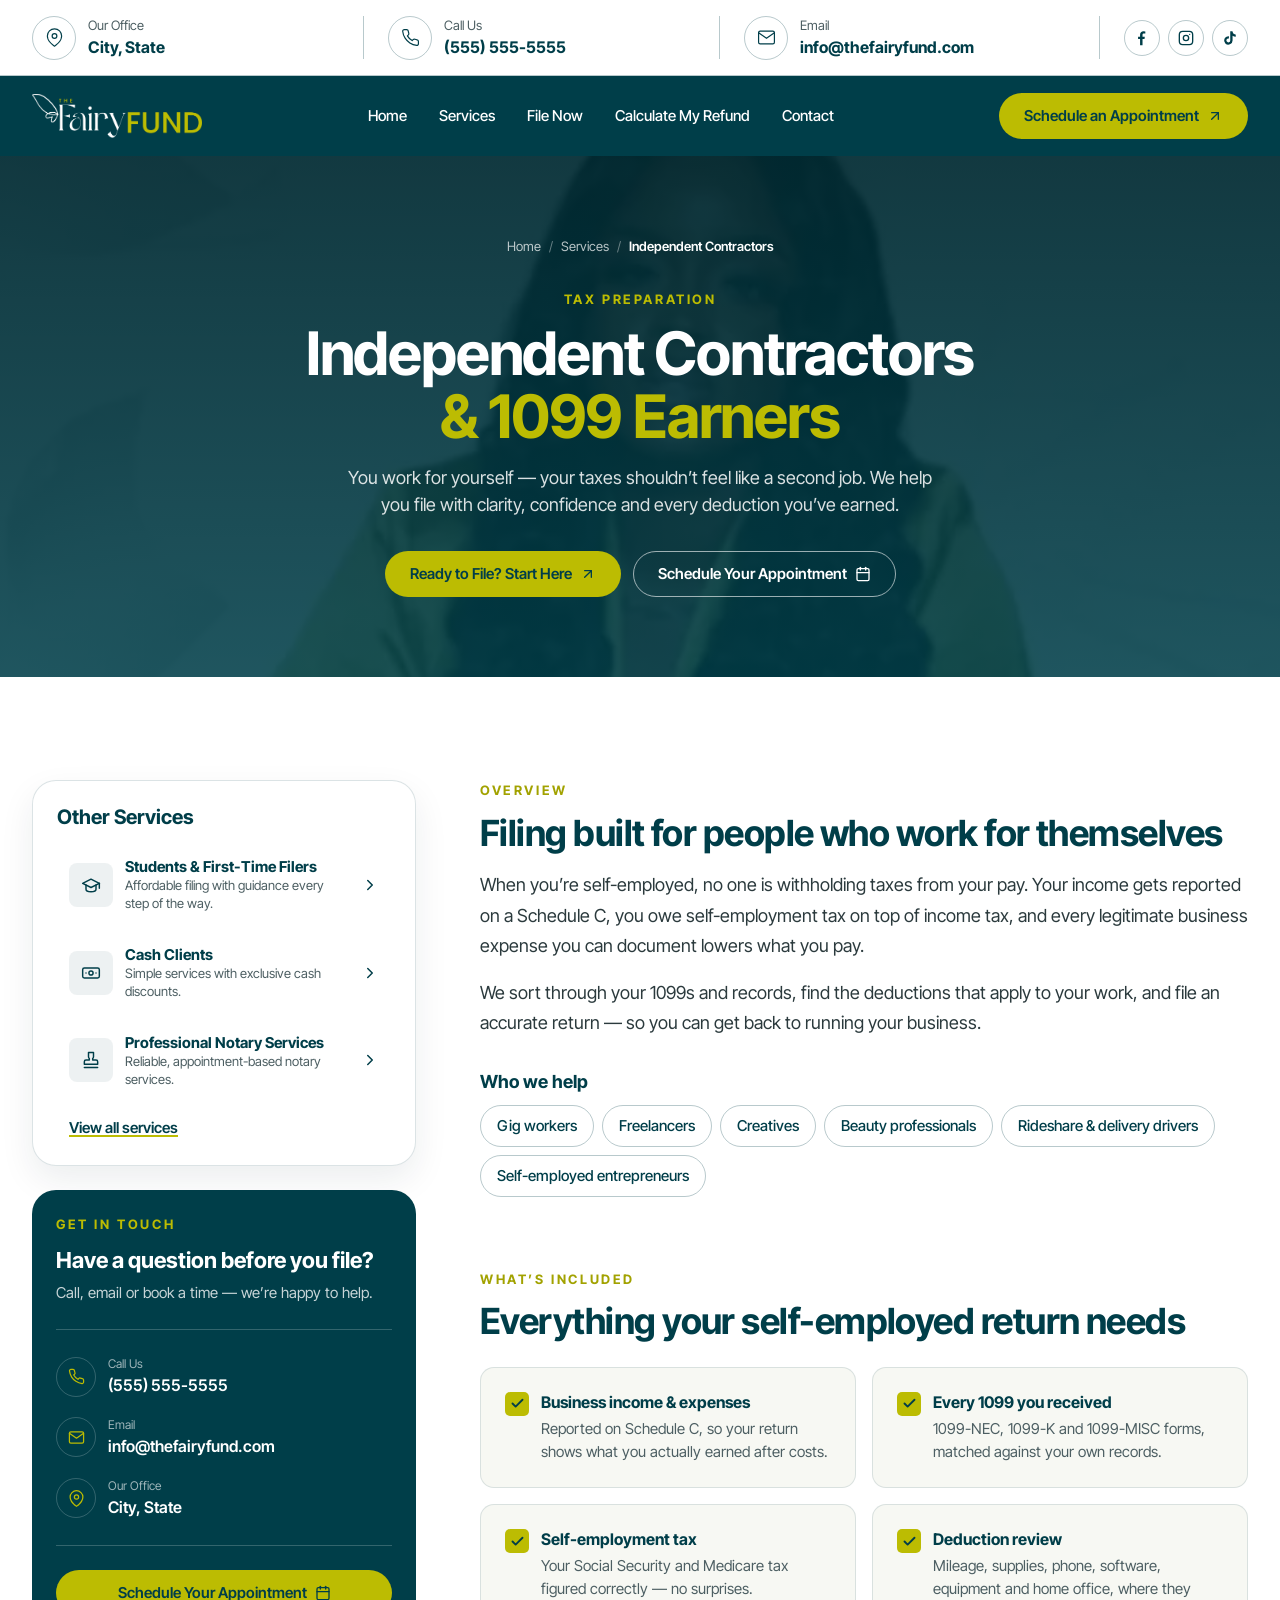
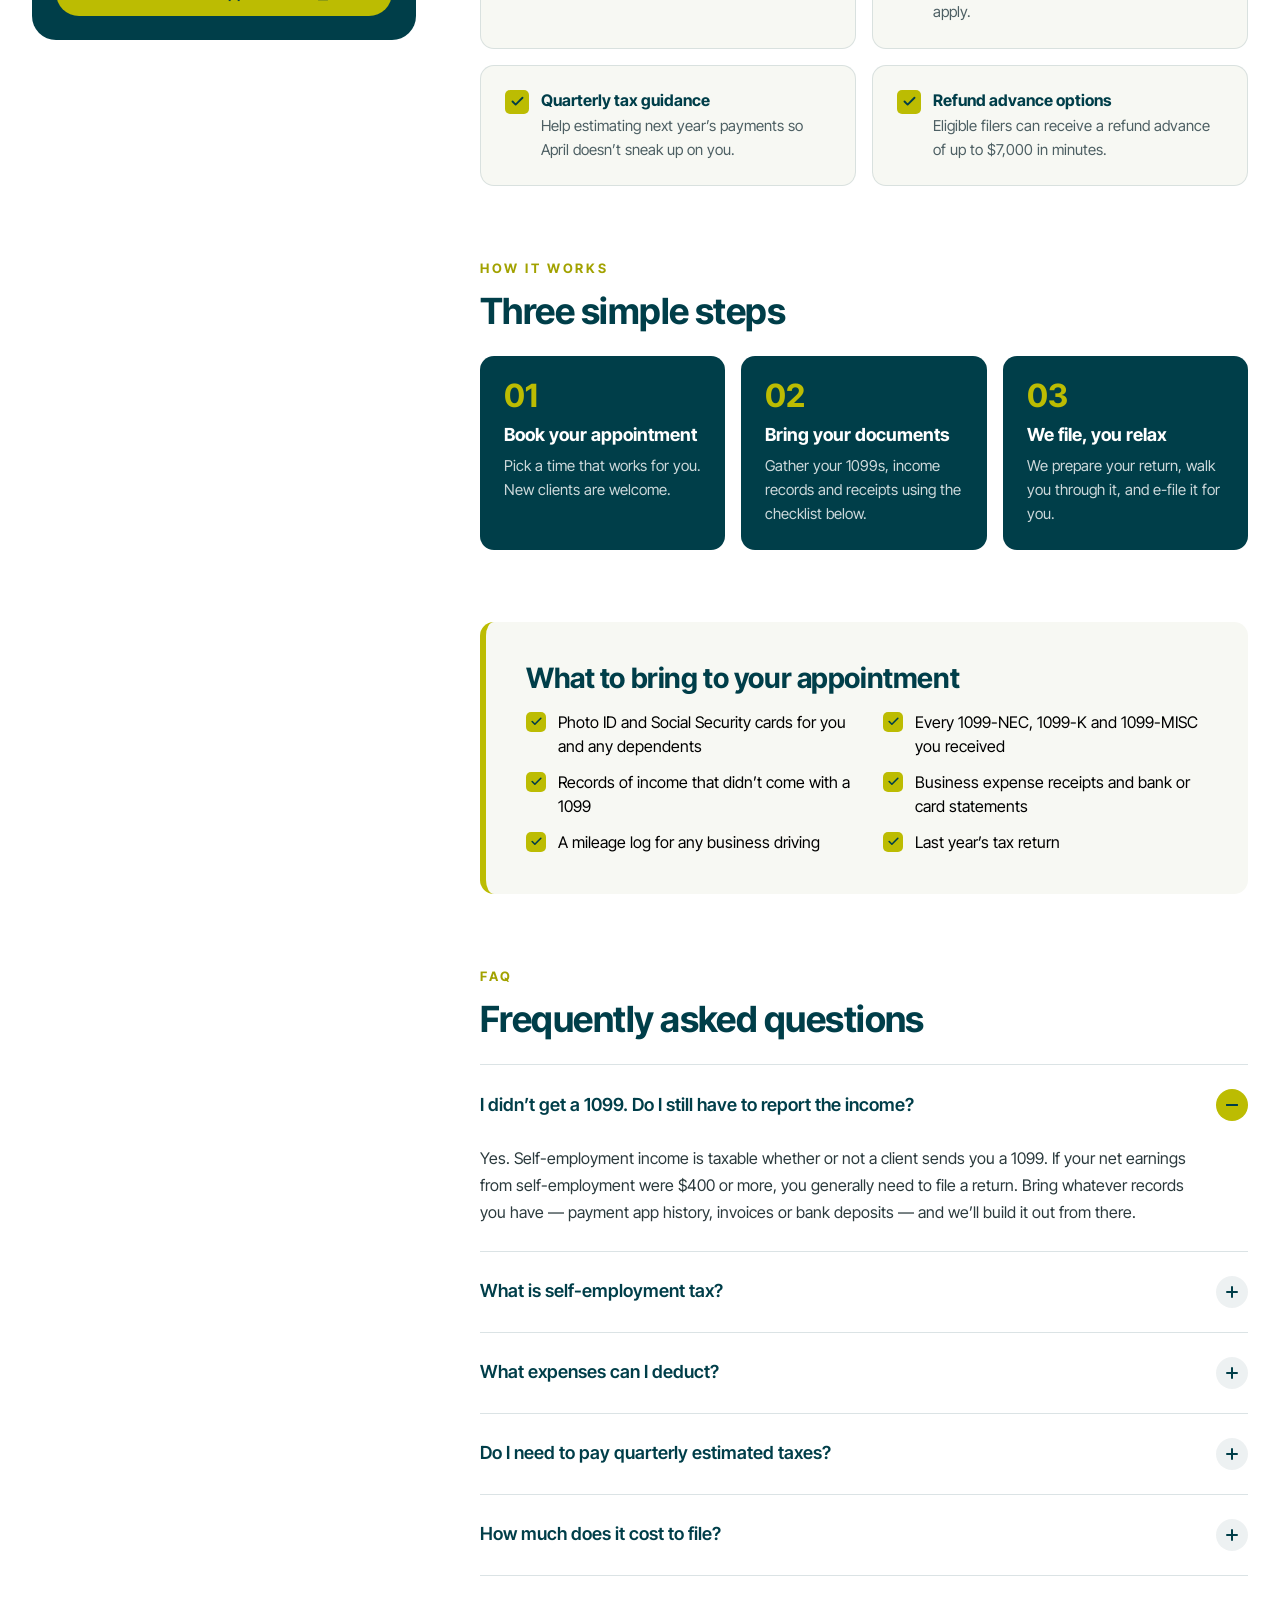
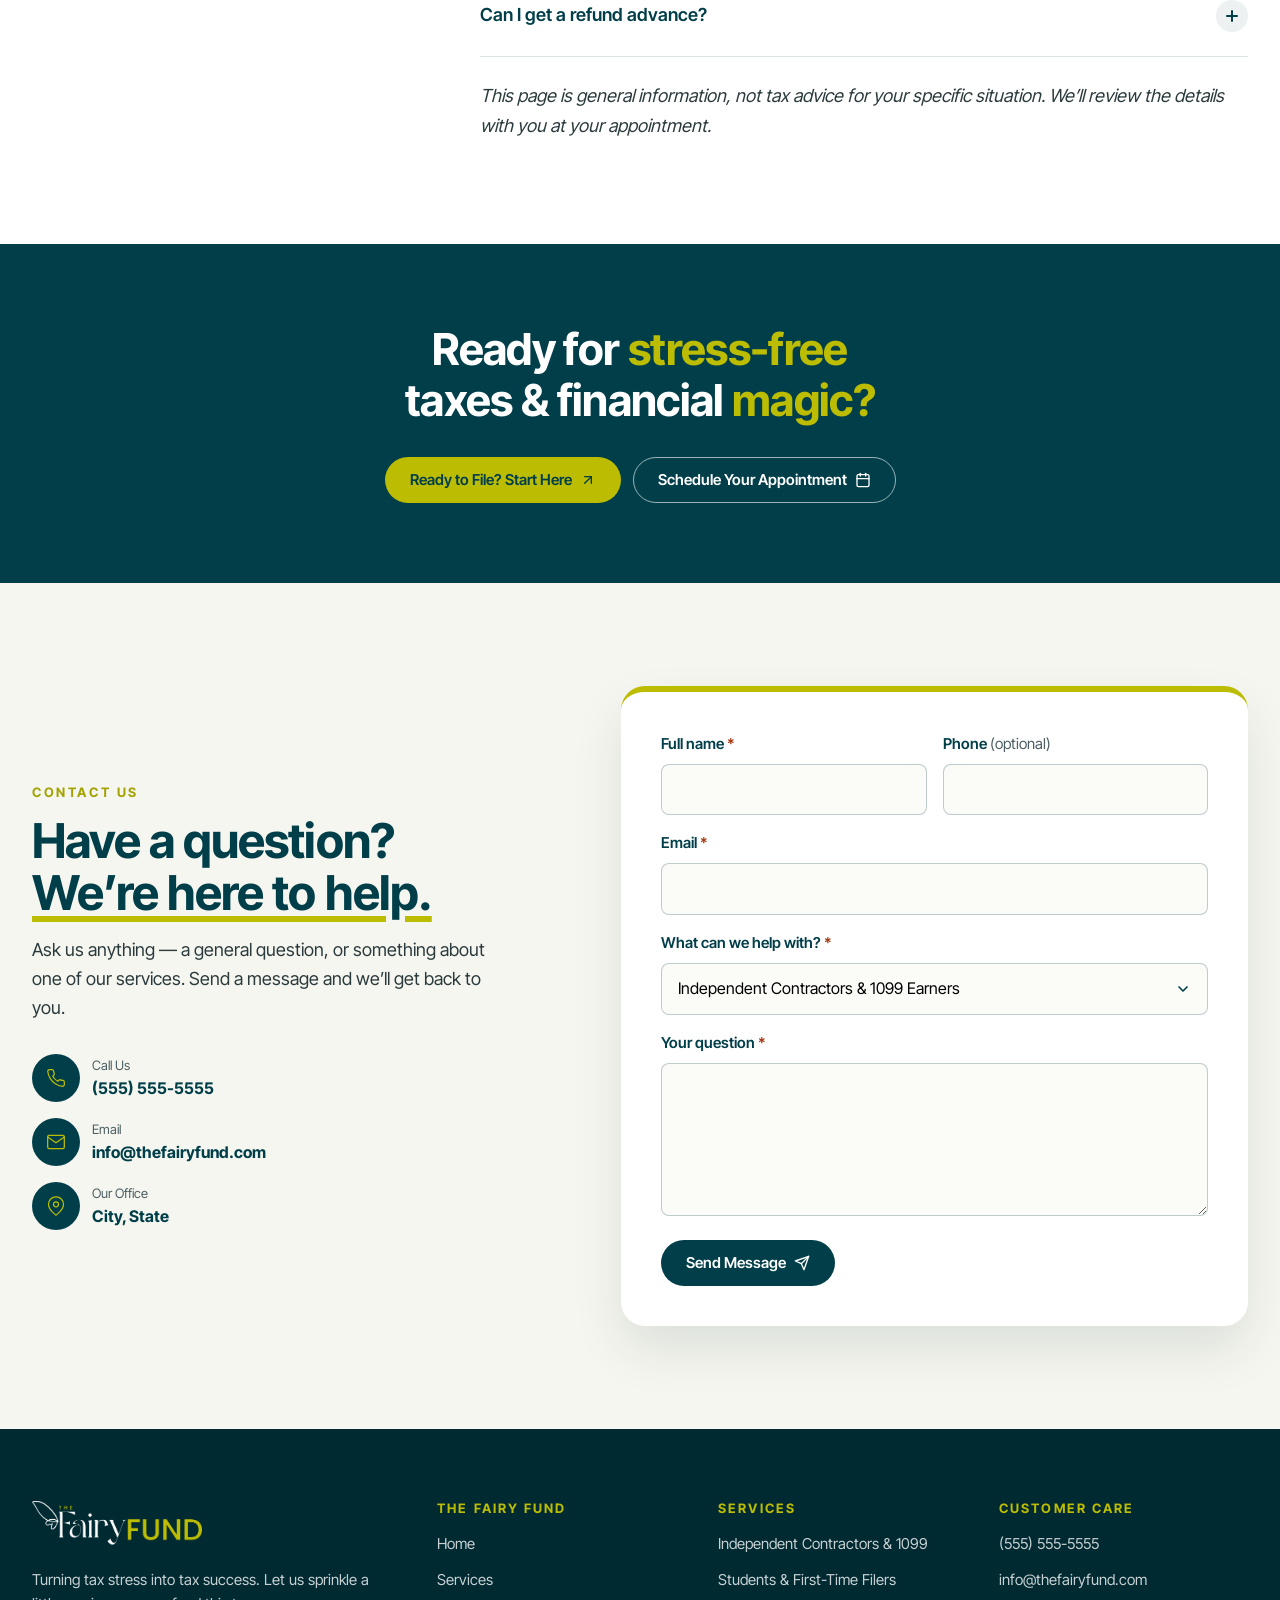
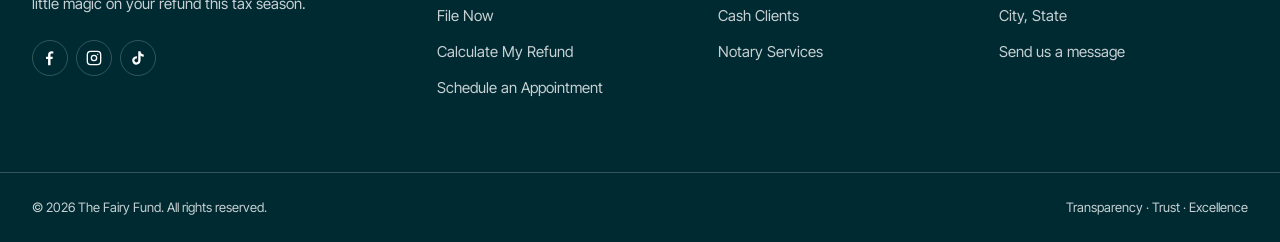
<file: Fairy_Fund/html/independent-contractors.html>
<!DOCTYPE html>
<html lang="en">
  <head>
    <meta charset="utf-8" />
    <meta name="viewport" content="width=device-width, initial-scale=1" />
    <title>Taxes for Independent Contractors &amp; 1099 Earners | The Fairy Fund</title>
    <meta
      name="description"
      content="Tax filing for gig workers, freelancers, creatives, beauty professionals, drivers and self-employed entrepreneurs. Schedule C, self-employment tax, deductions and refund advances."
    />

    <link
      rel="preload"
      href="../fonts/inter-tight-v9-latin-regular.woff2"
      as="font"
      type="font/woff2"
      crossorigin
    />
    <link
      rel="preload"
      href="../fonts/inter-tight-v9-latin-700.woff2"
      as="font"
      type="font/woff2"
      crossorigin
    />

    <link rel="stylesheet" href="../css/global.css" />
    <link rel="stylesheet" href="../css/service-detail.css" />
  </head>
  <body>
    <a class="skip-link" href="#main">Skip to main content</a>

    <header class="site-header">
      <!-- Utility bar: desktop only.
           PLACEHOLDER contact details — swap for the client's real info. -->
      <div class="utility-bar">
        <div class="container utility-bar__inner">
          <ul class="utility-bar__contacts">
            <li class="utility-item">
              <span class="utility-item__icon" aria-hidden="true">
                <svg viewBox="0 0 24 24" fill="none" stroke="currentColor" stroke-width="1.5" stroke-linecap="round" stroke-linejoin="round">
                  <path d="M21 10c0 7-9 13-9 13s-9-6-9-13a9 9 0 0 1 18 0z" />
                  <circle cx="12" cy="10" r="3" />
                </svg>
              </span>
              <span class="utility-item__text">
                <span class="utility-item__label">Our Office</span>
                <span class="utility-item__value">City, State</span>
              </span>
            </li>

            <li class="utility-item">
              <span class="utility-item__icon" aria-hidden="true">
                <svg viewBox="0 0 24 24" fill="none" stroke="currentColor" stroke-width="1.5" stroke-linecap="round" stroke-linejoin="round">
                  <path d="M22 16.92v3a2 2 0 0 1-2.18 2 19.79 19.79 0 0 1-8.63-3.07 19.5 19.5 0 0 1-6-6A19.79 19.79 0 0 1 2.12 4.18 2 2 0 0 1 4.11 2h3a2 2 0 0 1 2 1.72 12.84 12.84 0 0 0 .7 2.81 2 2 0 0 1-.45 2.11L8.09 9.91a16 16 0 0 0 6 6l1.27-1.27a2 2 0 0 1 2.11-.45 12.84 12.84 0 0 0 2.81.7A2 2 0 0 1 22 16.92z" />
                </svg>
              </span>
              <span class="utility-item__text">
                <span class="utility-item__label">Call Us</span>
                <a class="utility-item__value" href="tel:+15555555555">(555) 555-5555</a>
              </span>
            </li>

            <li class="utility-item">
              <span class="utility-item__icon" aria-hidden="true">
                <svg viewBox="0 0 24 24" fill="none" stroke="currentColor" stroke-width="1.5" stroke-linecap="round" stroke-linejoin="round">
                  <path d="M4 4h16a2 2 0 0 1 2 2v12a2 2 0 0 1-2 2H4a2 2 0 0 1-2-2V6a2 2 0 0 1 2-2z" />
                  <polyline points="22 6 12 13 2 6" />
                </svg>
              </span>
              <span class="utility-item__text">
                <span class="utility-item__label">Email</span>
                <a class="utility-item__value" href="mailto:info@thefairyfund.com">info@thefairyfund.com</a>
              </span>
            </li>
          </ul>

          <ul class="utility-bar__social">
            <li>
              <a class="btn-icon" href="#" aria-label="The Fairy Fund on Facebook">
                <svg viewBox="0 0 24 24" fill="currentColor" aria-hidden="true">
                  <path d="M15.12 5.32H17V2.14A26.11 26.11 0 0 0 14.26 2C11.2 2 9.1 3.85 9.1 7.24v2.7H6.11v3.55H9.1V23h3.68v-9.51h2.99l.45-3.55h-3.44V7.59c0-1.02.28-2.27 1.34-2.27z" />
                </svg>
              </a>
            </li>
            <li>
              <a class="btn-icon" href="#" aria-label="The Fairy Fund on Instagram">
                <svg viewBox="0 0 24 24" fill="none" stroke="currentColor" stroke-width="2" stroke-linecap="round" stroke-linejoin="round" aria-hidden="true">
                  <rect x="2" y="2" width="20" height="20" rx="5" />
                  <circle cx="12" cy="12" r="4" />
                  <line x1="17.5" y1="6.5" x2="17.51" y2="6.5" />
                </svg>
              </a>
            </li>
            <li>
              <a class="btn-icon" href="#" aria-label="The Fairy Fund on TikTok">
                <svg viewBox="0 0 24 24" fill="currentColor" aria-hidden="true">
                  <path d="M19.59 6.69a4.83 4.83 0 0 1-3.77-4.25V2h-3.45v13.67a2.89 2.89 0 0 1-5.2 1.74 2.89 2.89 0 0 1 2.31-4.64 2.93 2.93 0 0 1 .88.13V9.4a6.84 6.84 0 0 0-1-.05A6.33 6.33 0 0 0 5 20.1a6.34 6.34 0 0 0 10.86-4.43v-7a8.16 8.16 0 0 0 4.77 1.52v-3.4a4.85 4.85 0 0 1-1-.1z" />
                </svg>
              </a>
            </li>
          </ul>
        </div>
      </div>

      <!-- Main navigation bar -->
      <div class="nav-bar">
        <div class="container nav-bar__inner">
          <a class="brand" href="../index.html">
            <picture>
              <source srcset="../images/logo/fairy-fund-logo-light.webp" type="image/webp" />
              <img class="brand__logo" src="../images/logo/fairy-fund-logo-light.png" alt="The Fairy Fund" width="430" height="111" decoding="async" />
            </picture>
          </a>

          <button
            class="nav-toggle"
            type="button"
            aria-label="Open menu"
            aria-expanded="false"
            aria-controls="primary-nav"
          >
            <span class="nav-toggle__bars" aria-hidden="true">
              <span></span>
              <span></span>
              <span></span>
            </span>
          </button>

          <nav class="primary-nav" id="primary-nav" aria-label="Primary">
            <button class="nav-close" type="button" aria-label="Close menu">
              <svg viewBox="0 0 24 24" fill="none" stroke="currentColor" stroke-width="2" stroke-linecap="round" aria-hidden="true">
                <line x1="18" y1="6" x2="6" y2="18" />
                <line x1="6" y1="6" x2="18" y2="18" />
              </svg>
            </button>

            <ul class="primary-nav__list">
              <li class="primary-nav__item"><a href="../index.html">Home</a></li>
              <li class="primary-nav__item"><a href="../index.html#services" aria-current="true">Services</a></li>
              <li class="primary-nav__item"><a href="#">File Now</a></li>
              <li class="primary-nav__item"><a href="#">Calculate My Refund</a></li>
              <li class="primary-nav__item"><a href="#contact">Contact</a></li>
            </ul>

            <a class="btn btn--accent primary-nav__cta" href="#">
              Schedule an Appointment
              <svg class="btn__icon" viewBox="0 0 24 24" fill="none" stroke="currentColor" stroke-width="2" stroke-linecap="round" stroke-linejoin="round" aria-hidden="true">
                <line x1="7" y1="17" x2="17" y2="7" />
                <polyline points="7 7 17 7 17 17" />
              </svg>
            </a>

            <!-- Repeats the utility bar, which is hidden below desktop -->
            <ul class="primary-nav__contact">
              <li>
                <a href="tel:+15555555555">
                  <span class="primary-nav__contact-icon" aria-hidden="true">
                    <svg viewBox="0 0 24 24" fill="none" stroke="currentColor" stroke-width="1.5" stroke-linecap="round" stroke-linejoin="round">
                      <path d="M22 16.92v3a2 2 0 0 1-2.18 2 19.79 19.79 0 0 1-8.63-3.07 19.5 19.5 0 0 1-6-6A19.79 19.79 0 0 1 2.12 4.18 2 2 0 0 1 4.11 2h3a2 2 0 0 1 2 1.72 12.84 12.84 0 0 0 .7 2.81 2 2 0 0 1-.45 2.11L8.09 9.91a16 16 0 0 0 6 6l1.27-1.27a2 2 0 0 1 2.11-.45 12.84 12.84 0 0 0 2.81.7A2 2 0 0 1 22 16.92z" />
                    </svg>
                  </span>
                  <span class="primary-nav__contact-text">
                    <span class="primary-nav__contact-label">Call Us</span>
                    <span class="primary-nav__contact-value">(555) 555-5555</span>
                  </span>
                </a>
              </li>

              <li>
                <a href="mailto:info@thefairyfund.com">
                  <span class="primary-nav__contact-icon" aria-hidden="true">
                    <svg viewBox="0 0 24 24" fill="none" stroke="currentColor" stroke-width="1.5" stroke-linecap="round" stroke-linejoin="round">
                      <path d="M4 4h16a2 2 0 0 1 2 2v12a2 2 0 0 1-2 2H4a2 2 0 0 1-2-2V6a2 2 0 0 1 2-2z" />
                      <polyline points="22 6 12 13 2 6" />
                    </svg>
                  </span>
                  <span class="primary-nav__contact-text">
                    <span class="primary-nav__contact-label">Email</span>
                    <span class="primary-nav__contact-value">info@thefairyfund.com</span>
                  </span>
                </a>
              </li>
            </ul>
          </nav>
        </div>
      </div>

      <div class="nav-overlay"></div>
    </header>

    <main id="main">
      <!-- Page banner — reuses the services photo under the same teal overlay -->
      <section class="page-hero" aria-labelledby="page-heading">
        <picture class="page-hero__bg" aria-hidden="true">
          <source media="(min-width: 48em)" srcset="../images/services/services-bg.webp" type="image/webp" />
          <source media="(min-width: 48em)" srcset="../images/services/services-bg.jpg" type="image/jpeg" />
          <source srcset="../images/services/services-bg-m.webp" type="image/webp" />
          <img src="../images/services/services-bg-m.jpg" alt="" width="520" height="753" decoding="async" fetchpriority="high" />
        </picture>

        <div class="container page-hero__inner">
          <nav class="breadcrumb" aria-label="Breadcrumb">
            <ol>
              <li><a href="../index.html">Home</a></li>
              <li><a href="../index.html#services">Services</a></li>
              <li><span aria-current="page">Independent Contractors</span></li>
            </ol>
          </nav>

          <p class="page-hero__eyebrow">Tax Preparation</p>
          <h1 class="page-hero__heading" id="page-heading">
            Independent Contractors <span class="page-hero__accent">&amp; 1099 Earners</span>
          </h1>
          <p class="page-hero__lead">
            You work for yourself — your taxes shouldn’t feel like a second job.
            We help you file with clarity, confidence and every deduction you’ve earned.
          </p>

          <div class="page-hero__actions">
            <a class="btn btn--accent" href="#">
              Ready to File? Start Here
              <svg class="btn__icon" viewBox="0 0 24 24" fill="none" stroke="currentColor" stroke-width="2" stroke-linecap="round" stroke-linejoin="round" aria-hidden="true"><line x1="7" y1="17" x2="17" y2="7" /><polyline points="7 7 17 7 17 17" /></svg>
            </a>
            <a class="btn btn--ghost" href="#">
              Schedule Your Appointment
              <svg class="btn__icon btn__icon--static" viewBox="0 0 24 24" fill="none" stroke="currentColor" stroke-width="2" stroke-linecap="round" stroke-linejoin="round" aria-hidden="true"><rect x="3" y="4" width="18" height="18" rx="2" /><line x1="16" y1="2" x2="16" y2="6" /><line x1="8" y1="2" x2="8" y2="6" /><line x1="3" y1="10" x2="21" y2="10" /></svg>
            </a>
          </div>
        </div>
      </section>

      <div class="container detail-layout">
        <article class="detail-content">
          <!-- Overview -->
          <section class="detail-block" aria-labelledby="overview-heading">
            <p class="detail-eyebrow">Overview</p>
            <h2 id="overview-heading">Filing built for people who work for themselves</h2>
            <p>
              When you’re self-employed, no one is withholding taxes from your pay.
              Your income gets reported on a Schedule C, you owe self-employment tax
              on top of income tax, and every legitimate business expense you can
              document lowers what you pay.
            </p>
            <p>
              We sort through your 1099s and records, find the deductions that apply
              to your work, and file an accurate return — so you can get back to
              running your business.
            </p>

            <h3 class="detail-subheading">Who we help</h3>
            <ul class="audience-list">
              <li>Gig workers</li>
              <li>Freelancers</li>
              <li>Creatives</li>
              <li>Beauty professionals</li>
              <li>Rideshare &amp; delivery drivers</li>
              <li>Self-employed entrepreneurs</li>
            </ul>
          </section>

          <!-- What's included -->
          <section class="detail-block" aria-labelledby="included-heading">
            <p class="detail-eyebrow">What’s Included</p>
            <h2 id="included-heading">Everything your self-employed return needs</h2>
            <ul class="included-grid">
              <li class="included-item">
                <span class="included-item__check"><svg viewBox="0 0 24 24" fill="none" stroke="currentColor" stroke-width="3" stroke-linecap="round" stroke-linejoin="round" aria-hidden="true"><polyline points="20 6 9 17 4 12" /></svg></span>
                <span>
                  <strong class="included-item__title">Business income &amp; expenses</strong>
                  <span class="included-item__text">Reported on Schedule C, so your return shows what you actually earned after costs.</span>
                </span>
              </li>
              <li class="included-item">
                <span class="included-item__check"><svg viewBox="0 0 24 24" fill="none" stroke="currentColor" stroke-width="3" stroke-linecap="round" stroke-linejoin="round" aria-hidden="true"><polyline points="20 6 9 17 4 12" /></svg></span>
                <span>
                  <strong class="included-item__title">Every 1099 you received</strong>
                  <span class="included-item__text">1099-NEC, 1099-K and 1099-MISC forms, matched against your own records.</span>
                </span>
              </li>
              <li class="included-item">
                <span class="included-item__check"><svg viewBox="0 0 24 24" fill="none" stroke="currentColor" stroke-width="3" stroke-linecap="round" stroke-linejoin="round" aria-hidden="true"><polyline points="20 6 9 17 4 12" /></svg></span>
                <span>
                  <strong class="included-item__title">Self-employment tax</strong>
                  <span class="included-item__text">Your Social Security and Medicare tax figured correctly — no surprises.</span>
                </span>
              </li>
              <li class="included-item">
                <span class="included-item__check"><svg viewBox="0 0 24 24" fill="none" stroke="currentColor" stroke-width="3" stroke-linecap="round" stroke-linejoin="round" aria-hidden="true"><polyline points="20 6 9 17 4 12" /></svg></span>
                <span>
                  <strong class="included-item__title">Deduction review</strong>
                  <span class="included-item__text">Mileage, supplies, phone, software, equipment and home office, where they apply.</span>
                </span>
              </li>
              <li class="included-item">
                <span class="included-item__check"><svg viewBox="0 0 24 24" fill="none" stroke="currentColor" stroke-width="3" stroke-linecap="round" stroke-linejoin="round" aria-hidden="true"><polyline points="20 6 9 17 4 12" /></svg></span>
                <span>
                  <strong class="included-item__title">Quarterly tax guidance</strong>
                  <span class="included-item__text">Help estimating next year’s payments so April doesn’t sneak up on you.</span>
                </span>
              </li>
              <li class="included-item">
                <span class="included-item__check"><svg viewBox="0 0 24 24" fill="none" stroke="currentColor" stroke-width="3" stroke-linecap="round" stroke-linejoin="round" aria-hidden="true"><polyline points="20 6 9 17 4 12" /></svg></span>
                <span>
                  <strong class="included-item__title">Refund advance options</strong>
                  <span class="included-item__text">Eligible filers can receive a refund advance of up to $7,000 in minutes.</span>
                </span>
              </li>
            </ul>
          </section>

          <!-- How it works -->
          <section class="detail-block" aria-labelledby="steps-heading">
            <p class="detail-eyebrow">How It Works</p>
            <h2 id="steps-heading">Three simple steps</h2>
            <ol class="steps">
              <li class="step">
                <span class="step__number" aria-hidden="true">01</span>
                <h3 class="step__title">Book your appointment</h3>
                <p class="step__text">Pick a time that works for you. New clients are welcome.</p>
              </li>
              <li class="step">
                <span class="step__number" aria-hidden="true">02</span>
                <h3 class="step__title">Bring your documents</h3>
                <p class="step__text">Gather your 1099s, income records and receipts using the checklist below.</p>
              </li>
              <li class="step">
                <span class="step__number" aria-hidden="true">03</span>
                <h3 class="step__title">We file, you relax</h3>
                <p class="step__text">We prepare your return, walk you through it, and e-file it for you.</p>
              </li>
            </ol>
          </section>

          <!-- Checklist -->
          <section class="detail-block bring-card" aria-labelledby="bring-heading">
            <h2 class="bring-card__heading" id="bring-heading">What to bring to your appointment</h2>
            <ul class="bring-card__list">
              <li><span class="bring-card__check"><svg viewBox="0 0 24 24" fill="none" stroke="currentColor" stroke-width="3" stroke-linecap="round" stroke-linejoin="round" aria-hidden="true"><polyline points="20 6 9 17 4 12" /></svg></span>Photo ID and Social Security cards for you and any dependents</li>
              <li><span class="bring-card__check"><svg viewBox="0 0 24 24" fill="none" stroke="currentColor" stroke-width="3" stroke-linecap="round" stroke-linejoin="round" aria-hidden="true"><polyline points="20 6 9 17 4 12" /></svg></span>Every 1099-NEC, 1099-K and 1099-MISC you received</li>
              <li><span class="bring-card__check"><svg viewBox="0 0 24 24" fill="none" stroke="currentColor" stroke-width="3" stroke-linecap="round" stroke-linejoin="round" aria-hidden="true"><polyline points="20 6 9 17 4 12" /></svg></span>Records of income that didn’t come with a 1099</li>
              <li><span class="bring-card__check"><svg viewBox="0 0 24 24" fill="none" stroke="currentColor" stroke-width="3" stroke-linecap="round" stroke-linejoin="round" aria-hidden="true"><polyline points="20 6 9 17 4 12" /></svg></span>Business expense receipts and bank or card statements</li>
              <li><span class="bring-card__check"><svg viewBox="0 0 24 24" fill="none" stroke="currentColor" stroke-width="3" stroke-linecap="round" stroke-linejoin="round" aria-hidden="true"><polyline points="20 6 9 17 4 12" /></svg></span>A mileage log for any business driving</li>
              <li><span class="bring-card__check"><svg viewBox="0 0 24 24" fill="none" stroke="currentColor" stroke-width="3" stroke-linecap="round" stroke-linejoin="round" aria-hidden="true"><polyline points="20 6 9 17 4 12" /></svg></span>Last year’s tax return</li>
            </ul>
          </section>

          <!-- FAQ: native details/summary, so it works without JavaScript -->
          <section class="detail-block" aria-labelledby="faq-heading">
            <p class="detail-eyebrow">FAQ</p>
            <h2 id="faq-heading">Frequently asked questions</h2>
            <div class="faq">
              <details class="faq__item" open>
                <summary class="faq__question">
                  I didn’t get a 1099. Do I still have to report the income?
                  <span class="faq__icon" aria-hidden="true"></span>
                </summary>
                <div class="faq__answer">
                  <p>Yes. Self-employment income is taxable whether or not a client sends you a 1099. If your net earnings from self-employment were $400 or more, you generally need to file a return. Bring whatever records you have — payment app history, invoices or bank deposits — and we’ll build it out from there.</p>
                </div>
              </details>
              <details class="faq__item">
                <summary class="faq__question">
                  What is self-employment tax?
                  <span class="faq__icon" aria-hidden="true"></span>
                </summary>
                <div class="faq__answer">
                  <p>It’s the Social Security and Medicare tax for people who work for themselves. Because no employer is splitting it with you, the rate is 15.3% on most of your net earnings. The business expenses you deduct lower the amount it’s figured on, which is why tracking them matters.</p>
                </div>
              </details>
              <details class="faq__item">
                <summary class="faq__question">
                  What expenses can I deduct?
                  <span class="faq__icon" aria-hidden="true"></span>
                </summary>
                <div class="faq__answer">
                  <p>Ordinary and necessary business costs — for example business mileage, supplies, the work share of your phone and internet, software, equipment, and in some cases a home office. What applies depends on your work, and we’ll go through it with you.</p>
                </div>
              </details>
              <details class="faq__item">
                <summary class="faq__question">
                  Do I need to pay quarterly estimated taxes?
                  <span class="faq__icon" aria-hidden="true"></span>
                </summary>
                <div class="faq__answer">
                  <p>If you expect to owe $1,000 or more for the year, the IRS generally expects payments through the year instead of one lump sum in April. Due dates usually fall in April, June, September and January. We’ll help you estimate what to set aside.</p>
                </div>
              </details>
              <details class="faq__item">
                <summary class="faq__question">
                  How much does it cost to file?
                  <span class="faq__icon" aria-hidden="true"></span>
                </summary>
                <div class="faq__answer">
                  <p>It depends on how much is on your return — the number of 1099s, expenses and any other income. Cash clients receive exclusive discounts. Reach out and we’ll give you a quote before we start.</p>
                </div>
              </details>
              <details class="faq__item">
                <summary class="faq__question">
                  Can I get a refund advance?
                  <span class="faq__icon" aria-hidden="true"></span>
                </summary>
                <div class="faq__answer">
                  <p>Yes — eligible filers can receive a tax refund advance of up to $7,000 in minutes. Register early to secure your spot this season.</p>
                </div>
              </details>
            </div>
            <p class="faq__note">
              This page is general information, not tax advice for your specific
              situation. We’ll review the details with you at your appointment.
            </p>
          </section>
        </article>

        <aside class="detail-sidebar" aria-label="More from The Fairy Fund">
          <!-- Other services. The other detail pages don't exist yet, so these
               point at the homepage services section until they do. -->
          <nav class="sidebar-card other-services" aria-labelledby="other-services-heading">
            <h2 class="sidebar-card__heading" id="other-services-heading">Other Services</h2>
            <ul class="other-services__list">
              <li>
                <a class="other-services__link" href="../index.html#services">
                  <span class="other-services__icon" aria-hidden="true"><svg viewBox="0 0 24 24" fill="none" stroke="currentColor" stroke-width="1.75" stroke-linecap="round" stroke-linejoin="round"><path d="M22 10 12 5 2 10l10 5 10-5z" /><path d="M6 12v5c0 1.66 2.69 3 6 3s6-1.34 6-3v-5" /><line x1="22" y1="10" x2="22" y2="16" /></svg></span>
                  <span class="other-services__text">
                    <span class="other-services__title">Students &amp; First-Time Filers</span>
                    <span class="other-services__desc">Affordable filing with guidance every step of the way.</span>
                  </span>
                  <span class="other-services__chevron"><svg viewBox="0 0 24 24" fill="none" stroke="currentColor" stroke-width="2" stroke-linecap="round" stroke-linejoin="round" aria-hidden="true"><polyline points="9 18 15 12 9 6" /></svg></span>
                </a>
              </li>
              <li>
                <a class="other-services__link" href="../index.html#services">
                  <span class="other-services__icon" aria-hidden="true"><svg viewBox="0 0 24 24" fill="none" stroke="currentColor" stroke-width="1.75" stroke-linecap="round" stroke-linejoin="round"><rect x="2" y="6" width="20" height="12" rx="2" /><circle cx="12" cy="12" r="2.5" /><line x1="6" y1="12" x2="6.01" y2="12" /><line x1="18" y1="12" x2="18.01" y2="12" /></svg></span>
                  <span class="other-services__text">
                    <span class="other-services__title">Cash Clients</span>
                    <span class="other-services__desc">Simple services with exclusive cash discounts.</span>
                  </span>
                  <span class="other-services__chevron"><svg viewBox="0 0 24 24" fill="none" stroke="currentColor" stroke-width="2" stroke-linecap="round" stroke-linejoin="round" aria-hidden="true"><polyline points="9 18 15 12 9 6" /></svg></span>
                </a>
              </li>
              <li>
                <a class="other-services__link" href="../index.html#services">
                  <span class="other-services__icon" aria-hidden="true"><svg viewBox="0 0 24 24" fill="none" stroke="currentColor" stroke-width="1.75" stroke-linecap="round" stroke-linejoin="round"><path d="M9 3h6v5a3 3 0 0 1-1 2.24V12h4a2 2 0 0 1 2 2v3H4v-3a2 2 0 0 1 2-2h4v-1.76A3 3 0 0 1 9 8z" /><line x1="4" y1="21" x2="20" y2="21" /></svg></span>
                  <span class="other-services__text">
                    <span class="other-services__title">Professional Notary Services</span>
                    <span class="other-services__desc">Reliable, appointment-based notary services.</span>
                  </span>
                  <span class="other-services__chevron"><svg viewBox="0 0 24 24" fill="none" stroke="currentColor" stroke-width="2" stroke-linecap="round" stroke-linejoin="round" aria-hidden="true"><polyline points="9 18 15 12 9 6" /></svg></span>
                </a>
              </li>
            </ul>
            <a class="other-services__all" href="../index.html#services">View all services</a>
          </nav>

          <!-- Contact. PLACEHOLDER details — swap for the client's real info. -->
          <section class="sidebar-card contact-card" aria-labelledby="contact-heading">
            <p class="contact-card__eyebrow">Get In Touch</p>
            <h2 class="contact-card__heading" id="contact-heading">Have a question before you file?</h2>
            <p class="contact-card__text">Call, email or book a time — we’re happy to help.</p>

            <ul class="contact-card__list">
              <li>
                <span class="contact-card__icon" aria-hidden="true"><svg viewBox="0 0 24 24" fill="none" stroke="currentColor" stroke-width="1.75" stroke-linecap="round" stroke-linejoin="round"><path d="M22 16.92v3a2 2 0 0 1-2.18 2 19.79 19.79 0 0 1-8.63-3.07 19.5 19.5 0 0 1-6-6A19.79 19.79 0 0 1 2.12 4.18 2 2 0 0 1 4.11 2h3a2 2 0 0 1 2 1.72 12.84 12.84 0 0 0 .7 2.81 2 2 0 0 1-.45 2.11L8.09 9.91a16 16 0 0 0 6 6l1.27-1.27a2 2 0 0 1 2.11-.45 12.84 12.84 0 0 0 2.81.7A2 2 0 0 1 22 16.92z" /></svg></span>
                <span class="contact-card__item">
                  <span class="contact-card__label">Call Us</span>
                  <a class="contact-card__value" href="tel:+15555555555">(555) 555-5555</a>
                </span>
              </li>
              <li>
                <span class="contact-card__icon" aria-hidden="true"><svg viewBox="0 0 24 24" fill="none" stroke="currentColor" stroke-width="1.75" stroke-linecap="round" stroke-linejoin="round"><path d="M4 4h16a2 2 0 0 1 2 2v12a2 2 0 0 1-2 2H4a2 2 0 0 1-2-2V6a2 2 0 0 1 2-2z" /><polyline points="22 6 12 13 2 6" /></svg></span>
                <span class="contact-card__item">
                  <span class="contact-card__label">Email</span>
                  <a class="contact-card__value" href="mailto:info@thefairyfund.com">info@thefairyfund.com</a>
                </span>
              </li>
              <li>
                <span class="contact-card__icon" aria-hidden="true"><svg viewBox="0 0 24 24" fill="none" stroke="currentColor" stroke-width="1.75" stroke-linecap="round" stroke-linejoin="round"><path d="M21 10c0 7-9 13-9 13s-9-6-9-13a9 9 0 0 1 18 0z" /><circle cx="12" cy="10" r="3" /></svg></span>
                <span class="contact-card__item">
                  <span class="contact-card__label">Our Office</span>
                  <span class="contact-card__value">City, State</span>
                </span>
              </li>
            </ul>

            <a class="btn btn--accent contact-card__cta" href="#">
              Schedule Your Appointment
              <svg class="btn__icon btn__icon--static" viewBox="0 0 24 24" fill="none" stroke="currentColor" stroke-width="2" stroke-linecap="round" stroke-linejoin="round" aria-hidden="true"><rect x="3" y="4" width="18" height="18" rx="2" /><line x1="16" y1="2" x2="16" y2="6" /><line x1="8" y1="2" x2="8" y2="6" /><line x1="3" y1="10" x2="21" y2="10" /></svg>
            </a>
          </section>
        </aside>
      </div>

      <!-- Closing call to action, echoing the banner on her current site -->
      <section class="detail-cta" aria-labelledby="detail-cta-heading">
        <div class="container detail-cta__inner">
          <h2 class="detail-cta__heading" id="detail-cta-heading">
            Ready for <span class="detail-cta__accent">stress-free</span> taxes &amp; financial <span class="detail-cta__accent">magic?</span>
          </h2>
          <div class="detail-cta__actions">
            <a class="btn btn--accent" href="#">
              Ready to File? Start Here
              <svg class="btn__icon" viewBox="0 0 24 24" fill="none" stroke="currentColor" stroke-width="2" stroke-linecap="round" stroke-linejoin="round" aria-hidden="true"><line x1="7" y1="17" x2="17" y2="7" /><polyline points="7 7 17 7 17 17" /></svg>
            </a>
            <a class="btn btn--ghost" href="#">
              Schedule Your Appointment
              <svg class="btn__icon btn__icon--static" viewBox="0 0 24 24" fill="none" stroke="currentColor" stroke-width="2" stroke-linecap="round" stroke-linejoin="round" aria-hidden="true"><rect x="3" y="4" width="18" height="18" rx="2" /><line x1="16" y1="2" x2="16" y2="6" /><line x1="8" y1="2" x2="8" y2="6" /><line x1="3" y1="10" x2="21" y2="10" /></svg>
            </a>
          </div>
        </div>
      </section>
      <!-- Contact form. PLACEHOLDER details below — swap for the client's
           real info. The form has no backend yet: global.js validates it and
           shows a confirmation, but nothing is sent until "action" points at
           a real endpoint (e.g. Formspree, Netlify Forms or her CRM). -->
      <section class="contact section" id="contact" aria-labelledby="contact-form-heading">
        <div class="container contact__inner">
          <div class="contact__intro">
            <p class="contact__eyebrow">Contact Us</p>
            <h2 class="contact__heading" id="contact-form-heading">
              Have a question? <span class="contact__accent">We’re here to help.</span>
            </h2>
            <p class="contact__text">
              Ask us anything — a general question, or something about one of
              our services. Send a message and we’ll get back to you.
            </p>

            <ul class="contact__details">
              <li>
                <span class="contact__icon" aria-hidden="true"><svg viewBox="0 0 24 24" fill="none" stroke="currentColor" stroke-width="1.5" stroke-linecap="round" stroke-linejoin="round"><path d="M22 16.92v3a2 2 0 0 1-2.18 2 19.79 19.79 0 0 1-8.63-3.07 19.5 19.5 0 0 1-6-6A19.79 19.79 0 0 1 2.12 4.18 2 2 0 0 1 4.11 2h3a2 2 0 0 1 2 1.72 12.84 12.84 0 0 0 .7 2.81 2 2 0 0 1-.45 2.11L8.09 9.91a16 16 0 0 0 6 6l1.27-1.27a2 2 0 0 1 2.11-.45 12.84 12.84 0 0 0 2.81.7A2 2 0 0 1 22 16.92z" /></svg></span>
                <span class="contact__detail">
                  <span class="contact__label">Call Us</span>
                  <a class="contact__value" href="tel:+15555555555">(555) 555-5555</a>
                </span>
              </li>
              <li>
                <span class="contact__icon" aria-hidden="true"><svg viewBox="0 0 24 24" fill="none" stroke="currentColor" stroke-width="1.5" stroke-linecap="round" stroke-linejoin="round"><path d="M4 4h16a2 2 0 0 1 2 2v12a2 2 0 0 1-2 2H4a2 2 0 0 1-2-2V6a2 2 0 0 1 2-2z" /><polyline points="22 6 12 13 2 6" /></svg></span>
                <span class="contact__detail">
                  <span class="contact__label">Email</span>
                  <a class="contact__value" href="mailto:info@thefairyfund.com">info@thefairyfund.com</a>
                </span>
              </li>
              <li>
                <span class="contact__icon" aria-hidden="true"><svg viewBox="0 0 24 24" fill="none" stroke="currentColor" stroke-width="1.5" stroke-linecap="round" stroke-linejoin="round"><path d="M21 10c0 7-9 13-9 13s-9-6-9-13a9 9 0 0 1 18 0z" /><circle cx="12" cy="10" r="3" /></svg></span>
                <span class="contact__detail">
                  <span class="contact__label">Our Office</span>
                  <span class="contact__value">City, State</span>
                </span>
              </li>
            </ul>
          </div>

          <form class="contact-form" action="#" method="post" novalidate data-contact-form>
            <div class="contact-form__row">
              <div class="form-field">
                <label class="form-field__label" for="contact-name">Full name <span class="form-field__required" aria-hidden="true">*</span></label>
                <input class="form-field__input" id="contact-name" name="name" type="text" autocomplete="name" required />
                <p class="form-field__error" id="contact-name-error">Please enter your name.</p>
              </div>

              <div class="form-field">
                <label class="form-field__label" for="contact-phone">Phone <span class="form-field__optional">(optional)</span></label>
                <input class="form-field__input" id="contact-phone" name="phone" type="tel" autocomplete="tel" />
              </div>
            </div>

            <div class="form-field">
              <label class="form-field__label" for="contact-email">Email <span class="form-field__required" aria-hidden="true">*</span></label>
              <input class="form-field__input" id="contact-email" name="email" type="email" autocomplete="email" required />
              <p class="form-field__error" id="contact-email-error">Please enter a valid email address.</p>
            </div>

            <div class="form-field">
              <label class="form-field__label" for="contact-topic">What can we help with? <span class="form-field__required" aria-hidden="true">*</span></label>
              <select class="form-field__input form-field__select" id="contact-topic" name="topic" required>
                    <option value="general">General question</option>
                    <optgroup label="Our services">
                      <option value="1099" selected>Independent Contractors &amp; 1099 Earners</option>
                      <option value="students">Students &amp; First-Time Filers</option>
                      <option value="cash">Cash Clients</option>
                      <option value="notary">Professional Notary Services</option>
                    </optgroup>
              </select>
              <p class="form-field__error" id="contact-topic-error">Please choose a topic.</p>
            </div>

            <div class="form-field">
              <label class="form-field__label" for="contact-message">Your question <span class="form-field__required" aria-hidden="true">*</span></label>
              <textarea class="form-field__input form-field__textarea" id="contact-message" name="message" rows="5" required></textarea>
              <p class="form-field__error" id="contact-message-error">Please tell us how we can help.</p>
            </div>

            <button class="btn btn--primary contact-form__submit" type="submit">
              Send Message
              <svg class="btn__icon" viewBox="0 0 24 24" fill="none" stroke="currentColor" stroke-width="2" stroke-linecap="round" stroke-linejoin="round" aria-hidden="true"><line x1="22" y1="2" x2="11" y2="13" /><polygon points="22 2 15 22 11 13 2 9 22 2" /></svg>
            </button>

            <p class="contact-form__status" role="status" aria-live="polite"></p>
          </form>
        </div>
      </section>
    </main>
    <footer class="site-footer">
      <div class="container site-footer__inner">
        <div class="site-footer__brand">
          <a class="brand" href="../index.html">
            <picture>
              <source srcset="../images/logo/fairy-fund-logo-light.webp" type="image/webp" />
              <img class="brand__logo" src="../images/logo/fairy-fund-logo-light.png" alt="The Fairy Fund" width="430" height="111" loading="lazy" decoding="async" />
            </picture>
          </a>
          <p class="site-footer__tagline">
            Turning tax stress into tax success. Let us sprinkle a little magic
            on your refund this tax season.
          </p>
          <ul class="site-footer__social">
              <li>
                <a class="btn-icon btn-icon--on-dark" href="#" aria-label="The Fairy Fund on Facebook">
                  <svg viewBox="0 0 24 24" fill="currentColor" aria-hidden="true"><path d="M15.12 5.32H17V2.14A26.11 26.11 0 0 0 14.26 2C11.2 2 9.1 3.85 9.1 7.24v2.7H6.11v3.55H9.1V23h3.68v-9.51h2.99l.45-3.55h-3.44V7.59c0-1.02.28-2.27 1.34-2.27z" /></svg>
                </a>
              </li>
              <li>
                <a class="btn-icon btn-icon--on-dark" href="#" aria-label="The Fairy Fund on Instagram">
                  <svg viewBox="0 0 24 24" fill="none" stroke="currentColor" stroke-width="2" stroke-linecap="round" stroke-linejoin="round" aria-hidden="true"><rect x="2" y="2" width="20" height="20" rx="5" /><circle cx="12" cy="12" r="4" /><line x1="17.5" y1="6.5" x2="17.51" y2="6.5" /></svg>
                </a>
              </li>
              <li>
                <a class="btn-icon btn-icon--on-dark" href="#" aria-label="The Fairy Fund on TikTok">
                  <svg viewBox="0 0 24 24" fill="currentColor" aria-hidden="true"><path d="M19.59 6.69a4.83 4.83 0 0 1-3.77-4.25V2h-3.45v13.67a2.89 2.89 0 0 1-5.2 1.74 2.89 2.89 0 0 1 2.31-4.64 2.93 2.93 0 0 1 .88.13V9.4a6.84 6.84 0 0 0-1-.05A6.33 6.33 0 0 0 5 20.1a6.34 6.34 0 0 0 10.86-4.43v-7a8.16 8.16 0 0 0 4.77 1.52v-3.4a4.85 4.85 0 0 1-1-.1z" /></svg>
                </a>
              </li>
          </ul>
        </div>

        <nav class="site-footer__col" aria-labelledby="footer-links-heading">
          <h2 class="site-footer__heading" id="footer-links-heading">The Fairy Fund</h2>
          <ul class="site-footer__links">
            <li><a href="../index.html">Home</a></li>
            <li><a href="../index.html#services">Services</a></li>
            <li><a href="#">File Now</a></li>
            <li><a href="#">Calculate My Refund</a></li>
            <li><a href="#">Schedule an Appointment</a></li>
          </ul>
        </nav>

        <nav class="site-footer__col" aria-labelledby="footer-services-heading">
          <h2 class="site-footer__heading" id="footer-services-heading">Services</h2>
          <ul class="site-footer__links">
            <li><a href="independent-contractors.html">Independent Contractors &amp; 1099</a></li>
            <li><a href="../index.html#services">Students &amp; First-Time Filers</a></li>
            <li><a href="../index.html#services">Cash Clients</a></li>
            <li><a href="../index.html#services">Notary Services</a></li>
          </ul>
        </nav>

        <div class="site-footer__col">
          <h2 class="site-footer__heading">Customer Care</h2>
          <ul class="site-footer__links site-footer__contact">
            <li><a href="tel:+15555555555">(555) 555-5555</a></li>
            <li><a href="mailto:info@thefairyfund.com">info@thefairyfund.com</a></li>
            <li>City, State</li>
            <li><a href="#contact">Send us a message</a></li>
          </ul>
        </div>
      </div>

      <div class="site-footer__bottom">
        <div class="container site-footer__bottom-inner">
          <p>&copy; 2026 The Fairy Fund. All rights reserved.</p>
          <p>Transparency &middot; Trust &middot; Excellence</p>
        </div>
      </div>
    </footer>

    <script src="../javascript/global.js" defer></script>
    <script src="../javascript/service-detail.js" defer></script>
  </body>
</html>
</file>
<file: Cleaning_Company/css/global.css>
/* ==========================================================================
   Fonts (self-hosted)
   ========================================================================== */
@font-face {
    font-family: "Plus Jakarta Sans";
    src: url("../fonts/plus-jakarta-sans-500.woff2") format("woff2");
    font-weight: 500;
    font-style: normal;
    font-display: swap;
}

@font-face {
    font-family: "Plus Jakarta Sans";
    src: url("../fonts/plus-jakarta-sans-700.woff2") format("woff2");
    font-weight: 700;
    font-style: normal;
    font-display: swap;
}

@font-face {
    font-family: "Plus Jakarta Sans";
    src: url("../fonts/plus-jakarta-sans-800.woff2") format("woff2");
    font-weight: 800;
    font-style: normal;
    font-display: swap;
}

/* ==========================================================================
   Variables
   ========================================================================== */
:root {
    --color-primary: #8a2be2;
    --color-accent: #f511ea;
    --color-dark: #0d0a12;
    --color-white: #ffffff;
    --color-surface: #f9f6fd;
    --color-text: #0d0a12;
    --color-text-muted: #5a5266;
    --color-border: rgba(13, 10, 18, 0.12);
    --gradient-brand: linear-gradient(110deg, var(--color-primary) 0%, var(--color-accent) 100%);

    --font-body: "Plus Jakarta Sans", "Helvetica Neue", Arial, sans-serif;

    --radius: 0.75rem;
    --radius-pill: 999px;
    --gutter: clamp(1rem, 4vw, 3rem);
    --max-width: 80rem;
    --header-height: 4.5rem;

    --ease-smooth: cubic-bezier(0.65, 0, 0.35, 1);
}

/* ==========================================================================
   Reset & base
   ========================================================================== */
*,
*::before,
*::after {
    box-sizing: border-box;
}

body,
h1,
h2,
h3,
p,
ul,
figure {
    margin: 0;
}

ul {
    padding: 0;
    list-style: none;
}

html {
    -webkit-text-size-adjust: 100%;
}

@media (prefers-reduced-motion: no-preference) {
    html {
        scroll-behavior: smooth;
    }
}

body {
    min-height: 100vh;
    background-color: var(--color-white);
    color: var(--color-text);
    font-family: var(--font-body);
    font-weight: 500;
    font-size: 1rem;
    line-height: 1.6;
    -webkit-font-smoothing: antialiased;
}

img,
svg {
    display: block;
    max-width: 100%;
}

a {
    color: inherit;
    text-decoration: none;
}

button,
input,
select,
textarea {
    font: inherit;
    color: inherit;
}

button {
    background: none;
    border: 0;
    padding: 0;
    cursor: pointer;
}

:focus-visible {
    outline: 3px solid var(--color-accent);
    outline-offset: 3px;
}

.visually-hidden {
    position: absolute;
    width: 1px;
    height: 1px;
    padding: 0;
    margin: -1px;
    overflow: hidden;
    clip: rect(0, 0, 0, 0);
    white-space: nowrap;
    border: 0;
}

.skip-link {
    position: absolute;
    top: 0.5rem;
    left: 0.5rem;
    z-index: 100;
    padding: 0.75rem 1rem;
    border-radius: var(--radius);
    background-color: var(--color-dark);
    color: var(--color-white);
    transform: translateY(-200%);
}

.skip-link:focus {
    transform: none;
}

/* ==========================================================================
   Shared typography
   ========================================================================== */
.eyebrow {
    display: flex;
    align-items: center;
    gap: 0.75rem;
    font-size: 0.8125rem;
    font-weight: 700;
    letter-spacing: 0.12em;
    text-transform: uppercase;
}

.eyebrow::before {
    content: "";
    width: 2.5rem;
    height: 2px;
    background: var(--gradient-brand);
}

.eyebrow-center {
    justify-content: center;
}

.eyebrow-center::after {
    content: "";
    width: 2.5rem;
    height: 2px;
    background: var(--gradient-brand);
}

.text-gradient {
    background: var(--gradient-brand);
    -webkit-background-clip: text;
    background-clip: text;
    color: transparent;
}

/* ==========================================================================
   Buttons
   ========================================================================== */
.button {
    position: relative;
    display: inline-flex;
    align-items: center;
    justify-content: center;
    gap: 0.5rem;
    min-height: 3.25rem;
    padding: 0.875rem 1.75rem;
    border-radius: var(--radius-pill);
    background: var(--gradient-brand);
    background-size: 160% 100%;
    background-position: 0% 50%;
    color: var(--color-white);
    font-size: 0.9375rem;
    font-weight: 700;
    letter-spacing: 0.04em;
    text-transform: uppercase;
    box-shadow: 0 0.75rem 1.75rem -0.75rem rgba(245, 17, 234, 0.6);
    transition: background-position 400ms var(--ease-smooth), transform 200ms ease, box-shadow 200ms ease;
}

.button svg {
    width: 1rem;
    height: 1rem;
    transition: transform 200ms ease;
}

.button:hover {
    background-position: 100% 50%;
    transform: translateY(-2px);
    box-shadow: 0 1rem 2rem -0.75rem rgba(245, 17, 234, 0.75);
}

.button:hover svg {
    transform: translateX(3px);
}

.button-ghost {
    background: transparent;
    border: 2px solid rgba(255, 255, 255, 0.7);
    box-shadow: none;
    transition: background-color 400ms ease, border-color 400ms ease, color 400ms ease, transform 200ms ease;
}

.button-ghost:hover {
    background: var(--color-white);
    color: var(--color-primary);
    box-shadow: none;
}

.button-block {
    width: 100%;
}

/* ==========================================================================
   Forms
   ========================================================================== */
.form-input {
    width: 100%;
    min-height: 3.25rem;
    padding: 0.875rem 1.125rem;
    border: 2px solid transparent;
    border-radius: var(--radius);
    background-color: var(--color-white);
    color: var(--color-text);
    font-size: 1rem;
    transition: border-color 200ms ease, box-shadow 200ms ease;
}

.form-input::placeholder {
    color: var(--color-text-muted);
}

.form-input:focus {
    outline: none;
    border-color: var(--color-accent);
    box-shadow: 0 0 0 4px rgba(245, 17, 234, 0.2);
}

.form-select {
    appearance: none;
    padding-right: 3rem;
    background-image: url("data:image/svg+xml,%3Csvg xmlns='http://www.w3.org/2000/svg' viewBox='0 0 16 16' fill='none'%3E%3Cpath d='m4 6 4 4 4-4' stroke='%238a2be2' stroke-width='2' stroke-linecap='round' stroke-linejoin='round'/%3E%3C/svg%3E");
    background-repeat: no-repeat;
    background-position: right 1.125rem center;
    background-size: 1rem;
    cursor: pointer;
}

.form-select:invalid {
    color: var(--color-text-muted);
}

.form-textarea {
    min-height: 6rem;
    resize: vertical;
}

/* ==========================================================================
   Top bar
   ========================================================================== */
.top-bar {
    background: var(--gradient-brand);
    color: var(--color-white);
    font-size: 0.8125rem;
}

.top-bar-inner {
    display: flex;
    align-items: center;
    justify-content: center;
    gap: 1rem;
    max-width: var(--max-width);
    margin: 0 auto;
    padding: 0.5rem var(--gutter);
}

.top-bar-info {
    display: flex;
    flex-wrap: wrap;
    justify-content: center;
    gap: 0.25rem 1.5rem;
}

.top-bar-item {
    display: flex;
    align-items: center;
    gap: 0.5rem;
}

.top-bar-item svg {
    width: 1rem;
    height: 1rem;
    flex-shrink: 0;
}

.top-bar-item a:hover {
    text-decoration: underline;
}

.top-bar-item-email,
.top-bar-social {
    display: none;
}

.top-bar-social a {
    display: grid;
    place-items: center;
    width: 2rem;
    height: 2rem;
    border-radius: 50%;
    transition: background-color 200ms ease;
}

.top-bar-social a:hover {
    background-color: rgba(255, 255, 255, 0.2);
}

.top-bar-social svg {
    width: 1rem;
    height: 1rem;
}

@media (min-width: 48rem) {
    .top-bar-inner {
        justify-content: space-between;
    }

    .top-bar-item-email {
        display: flex;
    }

    .top-bar-social {
        display: flex;
        gap: 0.25rem;
    }
}

/* ==========================================================================
   Header & navigation
   ========================================================================== */
.site-header {
    position: sticky;
    top: 0;
    z-index: 50;
    background-color: var(--color-white);
    box-shadow: 0 1px 0 var(--color-border);
}

.site-header-inner {
    display: flex;
    align-items: center;
    justify-content: space-between;
    gap: 1rem;
    max-width: var(--max-width);
    min-height: var(--header-height);
    margin: 0 auto;
    padding: 0 var(--gutter);
}

.logo {
    display: flex;
    align-items: center;
    gap: 0.625rem;
}

.logo-mark {
    width: 2.75rem;
    height: 2.75rem;
}

.logo-text {
    display: flex;
    flex-direction: column;
    font-size: 1.25rem;
    font-weight: 800;
    line-height: 1.1;
    color: var(--color-dark);
}

.logo-text small {
    font-size: 0.75rem;
    font-weight: 700;
    color: var(--color-primary);
    letter-spacing: 0.02em;
}

.nav-toggle {
    display: flex;
    flex-direction: column;
    justify-content: center;
    gap: 5px;
    width: 2.75rem;
    height: 2.75rem;
    padding: 0.625rem;
    border-radius: var(--radius);
}

.nav-toggle-bar {
    height: 2px;
    border-radius: 2px;
    background-color: var(--color-dark);
    transition: transform 250ms ease, opacity 250ms ease;
}

.nav-toggle[aria-expanded="true"] .nav-toggle-bar:nth-child(2) {
    transform: translateY(7px) rotate(45deg);
}

.nav-toggle[aria-expanded="true"] .nav-toggle-bar:nth-child(3) {
    opacity: 0;
}

.nav-toggle[aria-expanded="true"] .nav-toggle-bar:nth-child(4) {
    transform: translateY(-7px) rotate(-45deg);
}

.site-nav {
    position: absolute;
    top: 100%;
    left: 0;
    right: 0;
    display: grid;
    gap: 1.25rem;
    padding: 1.25rem var(--gutter) 1.75rem;
    background-color: var(--color-white);
    box-shadow: 0 1.5rem 2rem -1rem rgba(13, 10, 18, 0.25);
    opacity: 0;
    visibility: hidden;
    transform: translateY(-0.5rem);
    transition: opacity 250ms ease, transform 250ms ease, visibility 250ms;
}

.site-nav.is-open {
    opacity: 1;
    visibility: visible;
    transform: none;
}

.nav-list {
    display: grid;
}

.nav-link {
    position: relative;
    display: block;
    padding: 0.75rem 0;
    font-weight: 700;
    font-size: 0.9375rem;
    letter-spacing: 0.04em;
    text-transform: uppercase;
    color: var(--color-dark);
    border-bottom: 1px solid var(--color-border);
    transition: color 200ms ease;
}

.nav-link:hover,
.nav-link.is-current {
    color: var(--color-primary);
}

@media (min-width: 64rem) {
    .site-header-inner {
        min-height: 5.5rem;
    }

    .nav-toggle {
        display: none;
    }

    .site-nav {
        position: static;
        display: flex;
        align-items: center;
        gap: 2rem;
        padding: 0;
        box-shadow: none;
        opacity: 1;
        visibility: visible;
        transform: none;
    }

    .nav-list {
        display: flex;
        gap: clamp(1rem, 2vw, 2rem);
    }

    .nav-link {
        padding: 0.5rem 0;
        border-bottom: 0;
    }

    .nav-link::after {
        content: "";
        position: absolute;
        left: 0;
        right: 0;
        bottom: 0;
        height: 2px;
        background: var(--gradient-brand);
        transform: scaleX(0);
        transform-origin: left;
        transition: transform 300ms var(--ease-smooth);
    }

    .nav-link:hover::after,
    .nav-link.is-current::after {
        transform: scaleX(1);
    }
}

/* ==========================================================================
   Sections
   ========================================================================== */
.section {
    padding: clamp(4rem, 9vw, 7rem) 0;
    scroll-margin-top: var(--header-height);
}

.section-inner {
    max-width: var(--max-width);
    margin: 0 auto;
    padding: 0 var(--gutter);
}

.section-header {
    display: grid;
    gap: 1rem;
    max-width: 44rem;
    margin: 0 auto clamp(2.5rem, 5vw, 4rem);
    text-align: center;
}

.section-header .eyebrow {
    color: var(--color-primary);
}

.section-title {
    font-size: clamp(2rem, 5vw, 3.25rem);
    font-weight: 800;
    line-height: 1.1;
    letter-spacing: -0.02em;
    color: var(--color-dark);
}

.section-intro {
    font-size: clamp(1rem, 1.5vw, 1.125rem);
    color: var(--color-text-muted);
}
</file>
<file: Cleaning_Company/css/styles.css>
/* ==========================================================================
   Hero
   ========================================================================== */
.hero {
    --slide-duration: 7s;
    --fade-duration: 1.6s;

    position: relative;
    isolation: isolate;
    overflow: hidden;
    background-color: var(--color-dark);
    color: var(--color-white);
}

/* Slideshow background: crossfade between slides, each slowly zooming */
.hero-slides,
.hero-slide,
.hero-slide img {
    position: absolute;
    inset: 0;
}

.hero-slides {
    z-index: -2;
}

.hero-slide {
    opacity: 0;
    transition: opacity var(--fade-duration) ease-in-out;
}

.hero-slide.is-active {
    opacity: 1;
}

.hero-slide img {
    width: 100%;
    height: 100%;
    object-fit: cover;
    transform: scale(1.12);
    will-change: transform;
}

/* Odd slides zoom in, even slides zoom out */
.hero-slide:nth-child(odd) img {
    transform: scale(1);
}

@media (prefers-reduced-motion: no-preference) {
    /* is-zooming stays on through the fade-out so the outgoing slide never snaps */
    .hero-slide.is-zooming:nth-child(odd) img {
        animation: hero-zoom-in calc(var(--slide-duration) + var(--fade-duration) * 2) linear forwards;
    }

    .hero-slide.is-zooming:nth-child(even) img {
        animation: hero-zoom-out calc(var(--slide-duration) + var(--fade-duration) * 2) linear forwards;
    }
}

@keyframes hero-zoom-in {
    from { transform: scale(1); }
    to { transform: scale(1.12); }
}

@keyframes hero-zoom-out {
    from { transform: scale(1.12); }
    to { transform: scale(1); }
}

/* Brand-tinted overlay keeps text readable on every photo */
.hero::before {
    content: "";
    position: absolute;
    inset: 0;
    z-index: -1;
    /* Diagonal overlay: full strength on the left, fading out toward the right */
    background:
        linear-gradient(120deg,
            rgba(13, 10, 18, 0.75) 0%,
            rgba(13, 10, 18, 0.55) 40%,
            rgba(13, 10, 18, 0.15) 75%,
            rgba(13, 10, 18, 0) 100%),
        linear-gradient(120deg,
            rgba(138, 43, 226, 0.55) 0%,
            rgba(245, 17, 234, 0.3) 50%,
            rgba(245, 17, 234, 0) 85%);
}

.hero-inner {
    display: grid;
    gap: 2.5rem;
    max-width: var(--max-width);
    margin: 0 auto;
    padding: 3.5rem var(--gutter) 6.5rem;
}

.hero-content {
    display: grid;
    gap: 1.25rem;
    align-content: center;
}

.hero-title {
    font-size: clamp(2.375rem, 6vw, 4.25rem);
    font-weight: 800;
    line-height: 1.05;
    letter-spacing: -0.02em;
}

.hero-title .text-gradient {
    display: block;
    background-image: linear-gradient(110deg, #c48bff 0%, var(--color-accent) 100%);
}

.hero-text {
    max-width: 36rem;
    font-size: clamp(1rem, 1.6vw, 1.1875rem);
    color: rgba(255, 255, 255, 0.88);
}

.hero-actions {
    display: flex;
    flex-wrap: wrap;
    gap: 0.75rem;
    margin-top: 0.5rem;
}

.hero-trust {
    display: grid;
    gap: 0.625rem;
    margin-top: 0.75rem;
    font-size: 0.9375rem;
    color: rgba(255, 255, 255, 0.85);
}

.hero-trust-item {
    display: flex;
    align-items: center;
    gap: 0.625rem;
}

.hero-trust-item svg {
    width: 1.25rem;
    height: 1.25rem;
    flex-shrink: 0;
    color: var(--color-accent);
}

/* Estimate form card */
.hero-form-card {
    position: relative;
    padding: 2rem 1.5rem;
    border: 1px solid rgba(255, 255, 255, 0.18);
    border-radius: calc(var(--radius) * 2);
    background-color: rgba(13, 10, 18, 0.55);
    -webkit-backdrop-filter: blur(14px);
    backdrop-filter: blur(14px);
    box-shadow: 0 2rem 4rem -1.5rem rgba(0, 0, 0, 0.6);
    scroll-margin-top: calc(var(--header-height) + 1rem);
}

.hero-form-card::before {
    content: "";
    position: absolute;
    top: 0;
    left: 1.5rem;
    right: 1.5rem;
    height: 4px;
    border-radius: 0 0 4px 4px;
    background: var(--gradient-brand);
}

.hero-form-title {
    font-size: clamp(1.5rem, 3vw, 1.875rem);
    font-weight: 800;
    line-height: 1.2;
}

.hero-form-subtitle {
    margin-top: 0.375rem;
    font-size: 0.9375rem;
    color: rgba(255, 255, 255, 0.75);
}

.estimate-form {
    display: grid;
    gap: 0.875rem;
    margin-top: 1.5rem;
}

.estimate-form .button {
    margin-top: 0.25rem;
}

/* Slider controls */
.hero-controls {
    position: absolute;
    left: 50%;
    bottom: 1.5rem;
    display: flex;
    align-items: center;
    gap: 1rem;
    transform: translateX(-50%);
}

.hero-arrow {
    display: grid;
    place-items: center;
    width: 2.75rem;
    height: 2.75rem;
    border: 1px solid rgba(255, 255, 255, 0.4);
    border-radius: 50%;
    background-color: rgba(255, 255, 255, 0.1);
    -webkit-backdrop-filter: blur(6px);
    backdrop-filter: blur(6px);
    transition: background-color 200ms ease, border-color 200ms ease;
}

.hero-arrow svg {
    width: 1.25rem;
    height: 1.25rem;
}

.hero-arrow:hover {
    border-color: transparent;
    background-color: var(--color-primary);
}

.hero-dots {
    display: flex;
    gap: 0.5rem;
}

.hero-dot {
    position: relative;
    width: 0.625rem;
    height: 0.625rem;
    border-radius: var(--radius-pill);
    background-color: rgba(255, 255, 255, 0.45);
    transition: width 400ms var(--ease-smooth), background-color 300ms ease;
}

/* Larger tap area without changing the visual size */
.hero-dot::before {
    content: "";
    position: absolute;
    inset: -0.75rem -0.25rem;
}

.hero-dot.is-active {
    width: 2rem;
    background: var(--gradient-brand);
}

/* ---------- Tablet ---------- */
@media (min-width: 48rem) {
    .hero-inner {
        padding-top: 5rem;
    }

    .hero-trust {
        display: flex;
        flex-wrap: wrap;
        gap: 0.75rem 2rem;
    }

    .hero-form-card {
        padding: 2.5rem;
    }

    .estimate-form {
        grid-template-columns: 1fr 1fr;
    }

    .estimate-form .form-field:nth-child(n + 5),
    .estimate-form .button {
        grid-column: 1 / -1;
    }
}

/* ---------- Desktop ---------- */
@media (min-width: 64rem) {
    .hero {
        min-height: calc(100vh - 7.5rem);
        min-height: calc(100svh - 7.5rem);
        display: grid;
        align-items: center;
    }

    .hero-inner {
        grid-template-columns: minmax(0, 1.25fr) minmax(22rem, 1fr);
        gap: clamp(2.5rem, 5vw, 5rem);
        align-items: center;
        width: 100%;
        padding: 3rem var(--gutter) 6rem;
    }

    .hero-form-card {
        padding: 2.25rem;
    }

    .estimate-form {
        grid-template-columns: 1fr;
        gap: 0.75rem;
    }

    .form-textarea {
        min-height: 5rem;
    }

    .hero-controls {
        left: var(--gutter);
        transform: none;
    }
}

@media (min-width: 80rem) {
    .hero-controls {
        left: calc((100% - var(--max-width)) / 2 + var(--gutter));
    }
}

/* ==========================================================================
   Services
   ========================================================================== */
.services {
    background-color: var(--color-surface);
}

.services-grid {
    display: grid;
    gap: 1.75rem;
    max-width: 28rem;
    margin: 0 auto;
}

.service-card {
    position: relative;
    display: flex;
    flex-direction: column;
    overflow: hidden;
    border: 1px solid var(--color-border);
    border-radius: calc(var(--radius) * 1.75);
    background-color: var(--color-white);
    box-shadow: 0 1.25rem 2.5rem -1.75rem rgba(138, 43, 226, 0.35);
    transition: transform 350ms var(--ease-smooth), box-shadow 350ms ease;
}

/* Gradient bar that draws across the bottom on hover */
.service-card::after {
    content: "";
    position: absolute;
    left: 0;
    right: 0;
    bottom: 0;
    height: 4px;
    background: var(--gradient-brand);
    transform: scaleX(0);
    transform-origin: left;
    transition: transform 500ms var(--ease-smooth);
}

.service-card:hover,
.service-card:focus-within ,
.service-card.is-active {
    transform: translateY(-6px);
    box-shadow: 0 1.75rem 3rem -1.5rem rgba(138, 43, 226, 0.45);
}

.service-card:hover::after,
.service-card:focus-within::after ,
.service-card.is-active::after {
    transform: scaleX(1);
}

/* Soft brand tint fades in on hover / tap, photo still shows through */
.service-media {
    position: relative;
    display: block;
    aspect-ratio: 4 / 3;
    overflow: hidden;
}

.service-media img {
    width: 100%;
    height: 100%;
    object-fit: cover;
    transition: transform 700ms var(--ease-smooth);
}

.service-media::after {
    content: "";
    position: absolute;
    inset: 0;
    background: linear-gradient(120deg, rgba(138, 43, 226, 0.38) 0%, rgba(245, 17, 234, 0.1) 100%);
    opacity: 0;
    transition: opacity 500ms ease;
}

.service-card:hover .service-media img,
.service-card:focus-within .service-media img ,
.service-card.is-active .service-media img {
    transform: scale(1.06);
}

.service-card:hover .service-media::after,
.service-card:focus-within .service-media::after ,
.service-card.is-active .service-media::after {
    opacity: 1;
}

.service-body {
    display: flex;
    flex-direction: column;
    align-items: center;
    flex: 1;
    gap: 0.75rem;
    padding: 0 1.75rem 2.25rem;
    text-align: center;
}

/* Icon badge: purple fill grows out from the center to fill the circle */
.service-icon {
    position: relative;
    z-index: 1;
    isolation: isolate;
    display: grid;
    place-items: center;
    width: 5.5rem;
    height: 5.5rem;
    margin-top: -2.75rem;
    margin-bottom: 0.5rem;
    overflow: hidden;
    border: 4px solid var(--color-white);
    border-radius: 50%;
    background-color: var(--color-white);
    color: var(--color-primary);
    box-shadow: 0 0.75rem 1.5rem -0.5rem rgba(138, 43, 226, 0.4);
}

.service-icon::before {
    content: "";
    position: absolute;
    inset: 0;
    z-index: -1;
    border-radius: 50%;
    background-color: var(--color-primary);
    transform: scale(0);
    transition: transform 550ms cubic-bezier(0.22, 1, 0.36, 1);
}

.service-icon svg {
    width: 2.5rem;
    height: 2.5rem;
    transition: color 300ms ease;
}

.service-card:hover .service-icon::before,
.service-card:focus-within .service-icon::before ,
.service-card.is-active .service-icon::before {
    transform: scale(1);
}

.service-card:hover .service-icon svg,
.service-card:focus-within .service-icon svg ,
.service-card.is-active .service-icon svg {
    color: var(--color-white);
    transition-delay: 100ms;
}


.service-title {
    font-size: 1.5rem;
    font-weight: 800;
    line-height: 1.2;
    color: var(--color-dark);
}

.service-text {
    color: var(--color-text-muted);
}

.service-link {
    display: inline-flex;
    align-items: center;
    gap: 0.375rem;
    margin-top: auto;
    padding-top: 0.5rem;
    font-weight: 700;
    color: var(--color-dark);
    transition: color 200ms ease;
}

.service-link svg {
    width: 1.125rem;
    height: 1.125rem;
    transition: transform 300ms var(--ease-smooth), color 300ms ease;
}

.service-link:hover {
    color: var(--color-primary);
}

.service-card:hover .service-link svg,
.service-card:focus-within .service-link svg ,
.service-card.is-active .service-link svg {
    transform: rotate(90deg);
    color: var(--color-accent);
}

/* ---------- Tablet: two columns, last card centered ---------- */
@media (min-width: 40rem) {
    .services-grid {
        grid-template-columns: repeat(2, 1fr);
        max-width: none;
    }

    .service-card:last-child:nth-child(odd) {
        grid-column: 1 / -1;
        justify-self: center;
        width: calc(50% - 0.875rem);
    }
}

/* ---------- Desktop: three across ---------- */
@media (min-width: 64rem) {
    .services-grid {
        grid-template-columns: repeat(3, 1fr);
        gap: 2rem;
    }

    .service-card:last-child:nth-child(odd) {
        grid-column: auto;
        justify-self: stretch;
        width: auto;
    }
}

/* ==========================================================================
   Before & After gallery
   ========================================================================== */
.gallery {
    position: relative;
    isolation: isolate;
    overflow: hidden;
    background-color: var(--color-white);
}

/* Decorative line pattern in brand colors, kept faint behind the content */
.gallery::before {
    content: "";
    position: absolute;
    inset: 0;
    z-index: -1;
    background-image: url("../images/svg-backgrounds/tangled-shoelace-brand.svg");
    background-size: cover;
    background-position: center;
    opacity: 0.12;
    pointer-events: none;
}

.gallery-layout {
    display: grid;
    gap: 3rem;
}

.gallery-intro {
    display: grid;
    gap: 1.25rem;
    align-content: center;
    justify-items: start;
}

.gallery-intro .eyebrow {
    color: var(--color-primary);
}

.gallery-cta {
    margin-top: 0.5rem;
}

/* Review: stars + overlapping reviewer photos + quote */
.gallery-review {
    position: relative;
    display: grid;
    gap: 1.25rem;
    width: 100%;
    margin-top: 0.75rem;
    padding: 1.5rem 1.5rem 1.5rem 1.75rem;
    overflow: hidden;
    border-radius: calc(var(--radius) * 1.5);
    background-color: var(--color-surface);
}

.gallery-review::before {
    content: "";
    position: absolute;
    top: 0;
    bottom: 0;
    left: 0;
    width: 4px;
    background: var(--gradient-brand);
}

.review-meta {
    display: flex;
    align-items: center;
    gap: 1rem;
}

.review-stars {
    display: flex;
    gap: 0.125rem;
    color: var(--color-accent);
}

.review-stars svg {
    width: 1.25rem;
    height: 1.25rem;
}

.review-avatars {
    display: flex;
}

.review-avatar {
    display: grid;
    place-items: center;
    width: 2.75rem;
    height: 2.75rem;
    overflow: hidden;
    border: 3px solid var(--color-white);
    border-radius: 50%;
    background-color: var(--color-dark);
    color: var(--color-white);
    font-size: 0.8125rem;
    font-weight: 800;
    box-shadow: 0 0.5rem 1rem -0.5rem rgba(138, 43, 226, 0.5);
}

.review-avatar + .review-avatar {
    margin-left: -0.875rem;
    background: var(--gradient-brand);
}

.review-avatar img {
    width: 100%;
    height: 100%;
    object-fit: cover;
}

.review-quote blockquote {
    margin: 0;
    font-size: 1.0625rem;
    font-weight: 700;
    line-height: 1.5;
    color: var(--color-dark);
}

.review-quote figcaption {
    margin-top: 0.5rem;
    font-size: 0.875rem;
    color: var(--color-text-muted);
}

.review-quote figcaption strong {
    color: var(--color-primary);
}

/* Filter tabs: gradient fades in rather than snapping */
.gallery-tabs {
    display: flex;
    flex-wrap: wrap;
    gap: 0.5rem;
    margin-bottom: 1.25rem;
}

.gallery-tab {
    position: relative;
    isolation: isolate;
    overflow: hidden;
    padding: 0.625rem 1.25rem;
    border: 1px solid var(--color-border);
    border-radius: var(--radius-pill);
    background-color: var(--color-white);
    color: var(--color-dark);
    font-size: 0.8125rem;
    font-weight: 700;
    letter-spacing: 0.06em;
    text-transform: uppercase;
    transition: color 400ms ease, border-color 400ms ease;
}

.gallery-tab::before {
    content: "";
    position: absolute;
    inset: 0;
    z-index: -1;
    background: var(--gradient-brand);
    opacity: 0;
    transition: opacity 400ms ease;
}

.gallery-tab:hover {
    border-color: var(--color-primary);
    color: var(--color-primary);
}

.gallery-tab.is-active {
    border-color: transparent;
    color: var(--color-white);
}

.gallery-tab.is-active::before {
    opacity: 1;
}

/* Comparison slider */
.ba-item {
    display: none;
    margin: 0;
}

.ba-item.is-active {
    display: block;
    animation: ba-fade 500ms ease;
}

@keyframes ba-fade {
    from { opacity: 0; transform: translateY(0.5rem); }
    to { opacity: 1; transform: none; }
}

.ba-compare {
    --pos: 50%;

    position: relative;
    aspect-ratio: 4 / 3;
    overflow: hidden;
    border-radius: calc(var(--radius) * 1.75);
    background-color: var(--color-surface);
    box-shadow: 0 1.75rem 3rem -1.75rem rgba(138, 43, 226, 0.45);
    user-select: none;
}

.ba-image,
.ba-image img {
    position: absolute;
    inset: 0;
    width: 100%;
    height: 100%;
}

.ba-image img {
    object-fit: cover;
}

.ba-before {
    clip-path: inset(0 calc(100% - var(--pos)) 0 0);
}

.ba-label {
    position: absolute;
    bottom: 1rem;
    padding: 0.375rem 0.875rem;
    border-radius: var(--radius-pill);
    font-size: 0.75rem;
    font-weight: 800;
    letter-spacing: 0.12em;
    text-transform: uppercase;
    color: var(--color-white);
    pointer-events: none;
}

.ba-label-before {
    left: 1rem;
    background-color: rgba(13, 10, 18, 0.7);
}

.ba-label-after {
    right: 1rem;
    background: var(--gradient-brand);
}

.ba-handle {
    position: absolute;
    top: 0;
    bottom: 0;
    left: var(--pos);
    width: 3px;
    background-color: var(--color-white);
    box-shadow: 0 0 0.75rem rgba(13, 10, 18, 0.35);
    transform: translateX(-50%);
    pointer-events: none;
}

.ba-handle-knob {
    position: absolute;
    top: 50%;
    left: 50%;
    display: grid;
    place-items: center;
    width: 3.25rem;
    height: 3.25rem;
    border: 3px solid var(--color-white);
    border-radius: 50%;
    background: var(--gradient-brand);
    color: var(--color-white);
    box-shadow: 0 0.75rem 1.5rem -0.5rem rgba(13, 10, 18, 0.5);
    transform: translate(-50%, -50%);
    transition: transform 250ms var(--ease-smooth);
}

.ba-handle-knob svg {
    width: 1.375rem;
    height: 1.375rem;
}

.ba-compare:hover .ba-handle-knob {
    transform: translate(-50%, -50%) scale(1.08);
}

.ba-compare:has(.ba-range:focus-visible) .ba-handle-knob {
    outline: 3px solid var(--color-accent);
    outline-offset: 3px;
}

/* Invisible range input on top: handles mouse, touch and keyboard */
.ba-range {
    position: absolute;
    inset: 0;
    width: 100%;
    height: 100%;
    margin: 0;
    opacity: 0;
    cursor: ew-resize;
    -webkit-appearance: none;
    appearance: none;
    touch-action: pan-y;
}

.ba-range::-webkit-slider-thumb {
    -webkit-appearance: none;
    width: 3.25rem;
    height: 100vh;
}

.ba-range::-moz-range-thumb {
    width: 3.25rem;
    height: 100vh;
    border: 0;
}

.ba-caption {
    display: grid;
    gap: 0.375rem;
    padding: 1.5rem 0.25rem 0;
}

.ba-category {
    font-size: 0.75rem;
    font-weight: 800;
    letter-spacing: 0.12em;
    text-transform: uppercase;
    color: var(--color-primary);
}

.ba-title {
    font-size: 1.375rem;
    font-weight: 800;
    line-height: 1.25;
    color: var(--color-dark);
}

.ba-text {
    color: var(--color-text-muted);
}

/* Prev / next */
.gallery-nav {
    display: flex;
    flex-wrap: wrap;
    align-items: center;
    justify-content: space-between;
    gap: 1rem;
    margin-top: 1.5rem;
    padding-top: 1.5rem;
    border-top: 1px solid var(--color-border);
}

.gallery-hint {
    display: flex;
    align-items: center;
    gap: 0.5rem;
    font-size: 0.875rem;
    color: var(--color-text-muted);
}

.gallery-hint svg {
    width: 1.125rem;
    height: 1.125rem;
    color: var(--color-accent);
}

.gallery-controls {
    display: flex;
    align-items: center;
    gap: 1rem;
}

.gallery-count {
    min-width: 3rem;
    font-weight: 700;
    text-align: center;
    color: var(--color-dark);
    font-variant-numeric: tabular-nums;
}

.gallery-arrow {
    display: grid;
    place-items: center;
    width: 3rem;
    height: 3rem;
    border: 1px solid var(--color-border);
    border-radius: 50%;
    background-color: var(--color-white);
    color: var(--color-primary);
    transition: background-color 400ms ease, border-color 400ms ease, color 400ms ease;
}

.gallery-arrow svg {
    width: 1.25rem;
    height: 1.25rem;
}

.gallery-arrow:hover:not(:disabled) {
    border-color: var(--color-primary);
    background-color: var(--color-primary);
    color: var(--color-white);
}

.gallery-arrow:disabled {
    opacity: 0.4;
    cursor: not-allowed;
}

@media (min-width: 40rem) {
    .gallery-review {
        grid-template-columns: auto 1fr;
        align-items: center;
        gap: 1.5rem;
    }

    .review-meta {
        flex-direction: column;
        align-items: flex-start;
        gap: 0.75rem;
        padding-right: 1.5rem;
        border-right: 1px solid var(--color-border);
    }
}

@media (min-width: 64rem) {
    .gallery-layout {
        grid-template-columns: minmax(0, 5fr) minmax(0, 7fr);
        gap: clamp(3rem, 6vw, 5rem);
        align-items: center;
    }
}
</file>
<file: Fairy_Fund/css/global.css>
/* ==========================================================================
   The Fairy Fund — global.css
   Site-wide tokens, reset, typography, buttons, site header and navigation.

   MOBILE FIRST: base rules target the smallest practical viewport.
   Larger layouts are added with min-width queries only (handbook §12).
   ========================================================================== */

/* --------------------------------------------------------------------------
   1. Fonts
   Inter Tight, self-hosted from /fonts — no font CDN (handbook §5).
   400 body, 500 navigation links, 600 buttons, 700 headings.
   -------------------------------------------------------------------------- */
@font-face {
  font-family: "Inter Tight";
  src: url("../fonts/inter-tight-v9-latin-regular.woff2") format("woff2");
  font-weight: 400;
  font-style: normal;
  font-display: swap;
}

@font-face {
  font-family: "Inter Tight";
  src: url("../fonts/inter-tight-v9-latin-500.woff2") format("woff2");
  font-weight: 500;
  font-style: normal;
  font-display: swap;
}

@font-face {
  font-family: "Inter Tight";
  src: url("../fonts/inter-tight-v9-latin-600.woff2") format("woff2");
  font-weight: 600;
  font-style: normal;
  font-display: swap;
}

@font-face {
  font-family: "Inter Tight";
  src: url("../fonts/inter-tight-v9-latin-700.woff2") format("woff2");
  font-weight: 700;
  font-style: normal;
  font-display: swap;
}

/* --------------------------------------------------------------------------
   2. Design tokens
   Brand palette: #bcbc02 (olive), #003e49 (teal), black and white.
   -------------------------------------------------------------------------- */
:root {
  --clr-primary: #003e49;        /* teal — bars, headings, primary buttons   */
  --clr-primary-deep: #002a32;   /* teal, darker — hovers, mobile nav panel  */
  --clr-accent: #bcbc02;         /* olive — CTA fill, on-teal accent         */
  --clr-accent-deep: #a2a200;    /* olive, darker — accent button hover      */
  --clr-surface: #ffffff;        /* white — page and utility-bar ground      */
  --clr-body: #000000;           /* black — body copy                        */
  --clr-muted: #4d5f63;          /* teal-grey — labels, captions             */

  --clr-line: rgba(0, 62, 73, 0.28);
  --clr-line-on-dark: rgba(255, 255, 255, 0.2);

  /* Fallbacks are metrically close to Inter Tight to limit layout shift */
  --ff-heading: "Inter Tight", "Helvetica Neue", Arial, system-ui, sans-serif;
  --ff-body: "Inter Tight", "Helvetica Neue", Arial, system-ui, sans-serif;

  --fs-100: 0.75rem;
  --fs-200: 0.8125rem;
  --fs-300: 0.9375rem;
  --fs-400: 1rem;
  --fs-500: 1.125rem;
  --fs-700: clamp(1.75rem, 5vw, 2.5rem);

  --fw-regular: 400;
  --fw-medium: 500;
  --fw-semibold: 600;
  --fw-bold: 700;

  --space-2xs: 0.25rem;
  --space-xs: 0.5rem;
  --space-sm: 0.75rem;
  --space-md: 1rem;
  --space-lg: 1.5rem;
  --space-xl: 2rem;
  --space-2xl: 3rem;

  --radius-sm: 0.5rem;
  --radius-md: 0.875rem;
  --radius-lg: 1.5rem;
  --radius-pill: 62.4375rem;

  --t-fast: 180ms;
  --t-base: 260ms;
  --t-panel: 380ms;
  --t-slow: 420ms;
  --ease-out: cubic-bezier(0.22, 0.61, 0.36, 1);

  --section-space: clamp(3.5rem, 8vw, 7rem);
  --container-max: 80rem;
  --container-pad: clamp(1rem, 4vw, 2rem);
  --nav-bar-height: 4.5rem;
  /* Fixed so the sticky header can offset the utility bar out of view */
  --utility-bar-height: 4.75rem;
}

/* --------------------------------------------------------------------------
   3. Reset and base
   -------------------------------------------------------------------------- */
*,
*::before,
*::after {
  box-sizing: border-box;
}

html {
  -webkit-text-size-adjust: 100%;
  scroll-behavior: smooth;
}

body {
  margin: 0;
  background-color: var(--clr-surface);
  color: var(--clr-body);
  font-family: var(--ff-body);
  font-size: var(--fs-400);
  line-height: 1.6;
  -webkit-font-smoothing: antialiased;
}

/* Set by global.js while the mobile nav panel is open */
body.has-open-nav {
  overflow: hidden;
}

h1,
h2,
h3,
h4 {
  margin: 0 0 var(--space-md);
  font-family: var(--ff-heading);
  font-weight: var(--fw-bold);
  line-height: 1.2;
  color: var(--clr-primary);
}

h1 {
  font-size: var(--fs-700);
}

p {
  margin: 0 0 var(--space-md);
}

a {
  color: var(--clr-primary);
  text-decoration-thickness: 1px;
  text-underline-offset: 0.15em;
}

ul,
ol {
  margin: 0;
  padding: 0;
  list-style: none;
}

img,
svg {
  display: block;
  max-width: 100%;
}

button {
  font: inherit;
  color: inherit;
}

:focus-visible {
  outline: 2px solid var(--clr-accent);
  outline-offset: 3px;
  border-radius: var(--radius-sm);
}

/* --------------------------------------------------------------------------
   4. Utilities
   -------------------------------------------------------------------------- */
.container {
  width: 100%;
  max-width: var(--container-max);
  margin-inline: auto;
  padding-inline: var(--container-pad);
}

.visually-hidden {
  position: absolute;
  width: 1px;
  height: 1px;
  margin: -1px;
  padding: 0;
  overflow: hidden;
  clip-path: inset(50%);
  white-space: nowrap;
  border: 0;
}

.skip-link {
  position: absolute;
  top: var(--space-xs);
  left: var(--space-xs);
  z-index: 200;
  padding: var(--space-xs) var(--space-md);
  border-radius: var(--radius-pill);
  background-color: var(--clr-accent);
  color: var(--clr-primary);
  font-size: var(--fs-300);
  font-weight: var(--fw-semibold);
  text-decoration: none;
  transform: translateY(-200%);
  transition: transform var(--t-fast) var(--ease-out);
}

.skip-link:focus-visible {
  transform: translateY(0);
}

.section {
  padding-block: var(--section-space);
}

/* In-page links (#services, #contact) land below the sticky nav bar */
section[id] {
  scroll-margin-top: var(--nav-bar-height);
}

/* --------------------------------------------------------------------------
   5. Buttons
   -------------------------------------------------------------------------- */
.btn {
  position: relative;
  isolation: isolate;
  overflow: hidden;
  display: inline-flex;
  align-items: center;
  justify-content: center;
  gap: var(--space-xs);
  min-height: 2.875rem;
  padding: var(--space-sm) var(--space-lg);
  border: 1px solid transparent;
  border-radius: var(--radius-pill);
  font-size: var(--fs-300);
  font-weight: var(--fw-semibold);
  line-height: 1.2;
  text-align: center;
  text-decoration: none;
  cursor: pointer;
  transition: border-color var(--t-slow) var(--ease-out),
    color var(--t-slow) var(--ease-out);
}

/* Left-to-right sweep (handbook §13). Sits behind the label via z-index -1,
   kept inside the button by isolation, clipped to the pill by overflow.
   Each variant sets its own --btn-fill. */
.btn::before {
  content: "";
  position: absolute;
  inset: 0;
  z-index: -1;
  background-color: var(--btn-fill, transparent);
  transform: scaleX(0);
  transform-origin: left center;
  transition: transform var(--t-slow) var(--ease-out);
}

.btn:hover::before,
.btn:focus-visible::before {
  transform: scaleX(1);
}

.btn__icon {
  width: 1rem;
  height: 1rem;
  flex: none;
  transition: transform var(--t-base) var(--ease-out);
}

.btn:hover .btn__icon:not(.btn__icon--static) {
  transform: translate(0.15rem, -0.15rem);
}

/* Olive fill, teal label */
.btn--accent {
  --btn-fill: var(--clr-accent-deep);
  background-color: var(--clr-accent);
  color: var(--clr-primary);
}

/* Teal fill, white label */
.btn--primary {
  --btn-fill: var(--clr-primary-deep);
  background-color: var(--clr-primary);
  color: var(--clr-surface);
}

/* Outlined white, for use on teal — sweeps white and flips the label teal */
.btn--ghost {
  --btn-fill: var(--clr-surface);
  background-color: transparent;
  border-color: rgba(255, 255, 255, 0.6);
  color: var(--clr-surface);
}

.btn--ghost:hover,
.btn--ghost:focus-visible {
  border-color: var(--clr-surface);
  color: var(--clr-primary);
}

/* Outlined teal, for use on white — sweeps teal and flips the label white */
.btn--outline {
  --btn-fill: var(--clr-primary);
  background-color: transparent;
  border-color: var(--clr-line);
  color: var(--clr-primary);
}

.btn--outline:hover,
.btn--outline:focus-visible {
  border-color: var(--clr-primary);
  color: var(--clr-surface);
}

/* Circular icon button — outlined, used in the utility bar */
.btn-icon {
  display: inline-flex;
  align-items: center;
  justify-content: center;
  width: 2.25rem;
  height: 2.25rem;
  border: 1px solid var(--clr-line);
  border-radius: 50%;
  background-color: transparent;
  color: var(--clr-primary);
  transition: background-color var(--t-base) var(--ease-out),
    border-color var(--t-base) var(--ease-out),
    color var(--t-base) var(--ease-out);
}

.btn-icon svg {
  width: 1rem;
  height: 1rem;
}

.btn-icon:hover,
.btn-icon:focus-visible {
  border-color: var(--clr-primary);
  background-color: var(--clr-primary);
  color: var(--clr-surface);
}

/* Circular icon button on teal — used in the footer */
.btn-icon--on-dark {
  border-color: var(--clr-line-on-dark);
  color: var(--clr-surface);
}

.btn-icon--on-dark:hover,
.btn-icon--on-dark:focus-visible {
  border-color: var(--clr-accent);
  background-color: var(--clr-accent);
  color: var(--clr-primary);
}

/* ==========================================================================
   6. Site header
   ========================================================================== */
.site-header {
  position: sticky;
  top: 0;
  z-index: 100;
}

/* --------------------------------------------------------------------------
   6a. Utility bar — hidden on phones and tablets; the mobile nav panel
   repeats the phone and email instead.
   -------------------------------------------------------------------------- */
.utility-bar {
  display: none;
  background-color: var(--clr-surface);
  border-bottom: 1px solid var(--clr-line);
}

.utility-bar__inner {
  display: flex;
  align-items: stretch;
  justify-content: space-between;
  gap: var(--space-lg);
  height: 100%;
}

.utility-bar__contacts {
  display: flex;
  align-items: stretch;
  flex: 1 1 auto;
}

.utility-item {
  display: flex;
  align-items: center;
  gap: var(--space-sm);
  flex: 1 1 0;
  padding: 0 var(--space-lg) 0 0;
}

.utility-item + .utility-item {
  padding-left: var(--space-lg);
  border-left: 1px solid var(--clr-line);
  /* Stops the divider short of the bar's edges */
  margin-block: var(--space-md);
}

.utility-item__icon {
  display: inline-flex;
  align-items: center;
  justify-content: center;
  width: 2.75rem;
  height: 2.75rem;
  flex: none;
  border: 1px solid var(--clr-line);
  border-radius: 50%;
  color: var(--clr-primary);
}

.utility-item__icon svg {
  width: 1.1875rem;
  height: 1.1875rem;
}

.utility-item__text {
  display: flex;
  flex-direction: column;
  gap: var(--space-2xs);
  min-width: 0;
}

.utility-item__label {
  color: var(--clr-muted);
  font-size: var(--fs-200);
  line-height: 1.2;
}

.utility-item__value {
  font-family: var(--ff-heading);
  font-size: var(--fs-400);
  font-weight: var(--fw-bold);
  line-height: 1.25;
  color: var(--clr-primary);
  text-decoration: none;
  overflow-wrap: anywhere;
  transition: color var(--t-base) var(--ease-out);
}

a.utility-item__value:hover,
a.utility-item__value:focus-visible {
  color: var(--clr-accent-deep);
}

.utility-bar__social {
  display: flex;
  align-items: center;
  gap: var(--space-xs);
  flex: none;
  padding-left: var(--space-lg);
  border-left: 1px solid var(--clr-line);
  margin-block: var(--space-md);
}

/* --------------------------------------------------------------------------
   6b. Main navigation bar
   -------------------------------------------------------------------------- */
.nav-bar {
  background-color: var(--clr-primary);
}

.nav-bar__inner {
  display: flex;
  align-items: center;
  justify-content: space-between;
  gap: var(--space-md);
  min-height: var(--nav-bar-height);
}

.brand {
  display: inline-flex;
  align-items: center;
  flex: none;
  text-decoration: none;
}

/* Light version of the logo: "Fairy" in white, "FUND" in olive */
.brand__logo {
  width: auto;
  height: 2.5rem;
}

/* Hamburger — visible up to the desktop breakpoint only */
.nav-toggle {
  display: inline-flex;
  align-items: center;
  justify-content: center;
  width: 2.75rem;
  height: 2.75rem;
  flex: none;
  padding: 0;
  border: 1px solid var(--clr-line-on-dark);
  border-radius: 50%;
  background-color: transparent;
  color: var(--clr-surface);
  cursor: pointer;
  transition: background-color var(--t-base) var(--ease-out),
    border-color var(--t-base) var(--ease-out);
}

.nav-toggle:hover,
.nav-toggle:focus-visible {
  border-color: var(--clr-accent);
  background-color: rgba(188, 188, 2, 0.16);
}

.nav-toggle__bars {
  display: flex;
  flex-direction: column;
  gap: 0.3125rem;
}

.nav-toggle__bars span {
  display: block;
  width: 1.375rem;
  height: 2px;
  border-radius: 2px;
  background-color: currentColor;
}

/* Close button inside the panel, aligned with the hamburger it replaces */
.nav-close {
  position: absolute;
  top: calc((var(--nav-bar-height) - 2.5rem) / 2);
  right: var(--space-lg);
  display: inline-flex;
  align-items: center;
  justify-content: center;
  width: 2.5rem;
  height: 2.5rem;
  padding: 0;
  border: 1px solid var(--clr-line-on-dark);
  border-radius: 50%;
  background-color: transparent;
  color: var(--clr-surface);
  cursor: pointer;
  transition: background-color var(--t-base) var(--ease-out),
    border-color var(--t-base) var(--ease-out),
    transform var(--t-base) var(--ease-out);
}

.nav-close svg {
  width: 1.125rem;
  height: 1.125rem;
}

.nav-close:hover,
.nav-close:focus-visible {
  border-color: var(--clr-accent);
  background-color: rgba(188, 188, 2, 0.16);
  transform: rotate(90deg);
}

/* --------------------------------------------------------------------------
   6c. Primary nav — off-canvas panel on phones and tablets, sliding in from
   the right edge. Becomes an inline row at the desktop breakpoint.
   -------------------------------------------------------------------------- */
.primary-nav {
  position: fixed;
  inset: 0 0 0 auto;
  z-index: 120;
  display: flex;
  flex-direction: column;
  gap: var(--space-xl);
  width: min(20rem, 84vw);
  padding: calc(var(--nav-bar-height) + var(--space-xl)) var(--space-lg)
    var(--space-xl);
  overflow-y: auto;
  overscroll-behavior: contain;
  background-color: var(--clr-primary-deep);
  visibility: hidden;
  transform: translateX(100%);
  transition: transform var(--t-panel) var(--ease-out),
    visibility 0s linear var(--t-panel);
}

.nav-is-open .primary-nav {
  visibility: visible;
  transform: translateX(0);
  transition-delay: 0s;
}

.primary-nav__list {
  display: flex;
  flex-direction: column;
}

.primary-nav__list a {
  display: block;
  padding: var(--space-sm) var(--space-md);
  border-radius: var(--radius-md);
  color: var(--clr-surface);
  font-size: var(--fs-500);
  font-weight: var(--fw-medium);
  text-decoration: none;
  transition: background-color var(--t-base) var(--ease-out),
    color var(--t-base) var(--ease-out);
}

.primary-nav__list a:hover,
.primary-nav__list a:focus-visible {
  background-color: rgba(255, 255, 255, 0.08);
  color: var(--clr-accent);
}

.primary-nav__list a[aria-current="page"] {
  color: var(--clr-accent);
}

/* Panel links fade in from the right, staggered behind the panel itself */
.primary-nav__item,
.primary-nav__cta,
.primary-nav__contact {
  opacity: 0;
  transform: translateX(1.25rem);
  transition: opacity var(--t-base) var(--ease-out),
    transform var(--t-base) var(--ease-out);
}

.nav-is-open .primary-nav__item,
.nav-is-open .primary-nav__cta,
.nav-is-open .primary-nav__contact {
  opacity: 1;
  transform: translateX(0);
}

.nav-is-open .primary-nav__item:nth-child(1) { transition-delay: 140ms; }
.nav-is-open .primary-nav__item:nth-child(2) { transition-delay: 200ms; }
.nav-is-open .primary-nav__item:nth-child(3) { transition-delay: 260ms; }
.nav-is-open .primary-nav__item:nth-child(4) { transition-delay: 320ms; }
.nav-is-open .primary-nav__item:nth-child(5) { transition-delay: 380ms; }
.nav-is-open .primary-nav__cta { transition-delay: 440ms; }
.nav-is-open .primary-nav__contact { transition-delay: 500ms; }

.primary-nav__contact {
  display: flex;
  flex-direction: column;
  gap: var(--space-md);
  padding-top: var(--space-lg);
  border-top: 1px solid var(--clr-line-on-dark);
}

.primary-nav__contact a {
  display: flex;
  align-items: center;
  gap: var(--space-sm);
  padding: var(--space-2xs) var(--space-md);
  border-radius: var(--radius-md);
  color: var(--clr-surface);
  text-decoration: none;
  transition: background-color var(--t-base) var(--ease-out);
}

.primary-nav__contact a:hover,
.primary-nav__contact a:focus-visible {
  background-color: rgba(255, 255, 255, 0.08);
}

.primary-nav__contact-icon {
  display: inline-flex;
  align-items: center;
  justify-content: center;
  width: 2.25rem;
  height: 2.25rem;
  flex: none;
  border: 1px solid var(--clr-line-on-dark);
  border-radius: 50%;
  color: var(--clr-accent);
}

.primary-nav__contact-icon svg {
  width: 1rem;
  height: 1rem;
}

.primary-nav__contact-text {
  display: flex;
  flex-direction: column;
  min-width: 0;
}

.primary-nav__contact-label {
  color: rgba(255, 255, 255, 0.62);
  font-size: var(--fs-100);
  line-height: 1.3;
}

.primary-nav__contact-value {
  font-size: var(--fs-300);
  font-weight: var(--fw-semibold);
  line-height: 1.35;
  overflow-wrap: anywhere;
}

/* Dimmed backdrop behind the open panel */
.nav-overlay {
  position: fixed;
  inset: 0;
  z-index: 110;
  background-color: rgba(0, 20, 24, 0.55);
  opacity: 0;
  pointer-events: none;
  transition: opacity var(--t-panel) var(--ease-out);
}

.nav-is-open .nav-overlay {
  opacity: 1;
  pointer-events: auto;
}

/* ==========================================================================
   7. Larger screens — min-width only
   ========================================================================== */
@media (min-width: 48em) {
  :root {
    --nav-bar-height: 5rem;
  }

  .brand__logo {
    height: 2.75rem;
  }

  .primary-nav {
    width: min(24rem, 60vw);
  }
}

/* Desktop: utility bar appears, nav becomes an inline row.
   Kept in sync with the matchMedia query in javascript/global.js. */
@media (min-width: 68em) {
  /* Pull the utility bar above the viewport as the page scrolls so the
     navigation bar alone stays pinned */
  .site-header {
    top: calc(var(--utility-bar-height) * -1);
  }

  .utility-bar {
    display: block;
    height: var(--utility-bar-height);
  }

  .nav-toggle,
  .nav-close,
  .nav-overlay {
    display: none;
  }

  .primary-nav {
    position: static;
    z-index: auto;
    flex-direction: row;
    align-items: center;
    justify-content: flex-end;
    gap: var(--space-md);
    width: auto;
    flex: 1 1 auto;
    padding: 0;
    overflow: visible;
    background-color: transparent;
    visibility: visible;
    transform: none;
    transition: none;
  }

  .primary-nav__list {
    flex-direction: row;
    align-items: center;
    gap: var(--space-xs);
    margin-inline: auto;
  }

  .primary-nav__list a {
    padding: var(--space-xs);
    border-radius: var(--radius-pill);
    font-size: var(--fs-300);
  }

  .primary-nav__list a:hover,
  .primary-nav__list a:focus-visible {
    background-color: transparent;
  }

  .primary-nav__item,
  .primary-nav__cta {
    opacity: 1;
    transform: none;
    transition: none;
  }

  .primary-nav__contact {
    display: none;
  }

  .primary-nav__cta {
    flex: none;
  }
}

/* Wide desktop: let the nav row breathe */
@media (min-width: 80em) {
  .primary-nav__list {
    gap: var(--space-md);
  }
}

/* ==========================================================================
   8. Contact section and form — shared by every page
   ========================================================================== */
.contact {
  background-color: #f5f6ef;
}

.contact__inner {
  display: grid;
  gap: var(--space-2xl);
}

.contact__eyebrow {
  margin-bottom: var(--space-sm);
  color: var(--clr-accent-deep);
  font-size: var(--fs-200);
  font-weight: var(--fw-bold);
  letter-spacing: 0.2em;
  text-transform: uppercase;
}

.contact__heading {
  font-size: clamp(2rem, 6vw, 3rem);
  line-height: 1.1;
  letter-spacing: -0.02em;
  text-wrap: balance;
}

/* Olive fails contrast as text on this pale ground, so the accent line is
   teal-dark with an olive underline instead */
.contact__accent {
  display: block;
  color: var(--clr-primary);
  text-decoration: underline;
  text-decoration-color: var(--clr-accent);
  text-decoration-thickness: 0.12em;
  text-underline-offset: 0.12em;
}

.contact__text {
  max-width: 30rem;
  color: #2b3a3d;
  font-size: var(--fs-500);
  line-height: 1.6;
}

.contact__details {
  display: flex;
  flex-direction: column;
  gap: var(--space-md);
  margin-top: var(--space-xl);
}

.contact__details li {
  display: flex;
  align-items: center;
  gap: var(--space-sm);
}

.contact__icon {
  display: inline-flex;
  align-items: center;
  justify-content: center;
  width: 3rem;
  height: 3rem;
  flex: none;
  border-radius: 50%;
  background-color: var(--clr-primary);
  color: var(--clr-accent);
}

.contact__icon svg {
  width: 1.25rem;
  height: 1.25rem;
}

.contact__detail {
  display: flex;
  flex-direction: column;
  min-width: 0;
}

.contact__label {
  color: var(--clr-muted);
  font-size: var(--fs-200);
}

.contact__value {
  color: var(--clr-primary);
  font-weight: var(--fw-bold);
  text-decoration: none;
  overflow-wrap: anywhere;
  transition: color var(--t-base) var(--ease-out);
}

a.contact__value:hover,
a.contact__value:focus-visible {
  color: var(--clr-accent-deep);
}

/* Form card */
.contact-form {
  display: flex;
  flex-direction: column;
  gap: var(--space-md);
  padding: clamp(1.5rem, 5vw, 2.5rem);
  border-top: 6px solid var(--clr-accent);
  border-radius: var(--radius-lg);
  background-color: var(--clr-surface);
  box-shadow: 0 24px 50px rgba(0, 42, 50, 0.1);
}

.contact-form__row {
  display: grid;
  gap: var(--space-md);
}

.form-field {
  display: flex;
  flex-direction: column;
  gap: var(--space-xs);
}

.form-field__label {
  color: var(--clr-primary);
  font-size: var(--fs-300);
  font-weight: var(--fw-semibold);
}

.form-field__required {
  color: #a3340f;
}

.form-field__optional {
  color: var(--clr-muted);
  font-weight: var(--fw-regular);
}

.form-field__input {
  width: 100%;
  min-height: 3rem;
  padding: var(--space-sm) var(--space-md);
  border: 1px solid rgba(0, 62, 73, 0.25);
  border-radius: var(--radius-sm);
  background-color: #fbfbf8;
  color: var(--clr-body);
  font: inherit;
  /* 16px minimum stops iOS zooming in on focus */
  font-size: var(--fs-400);
  transition: border-color var(--t-base) var(--ease-out),
    box-shadow var(--t-base) var(--ease-out),
    background-color var(--t-base) var(--ease-out);
}

.form-field__input:hover {
  border-color: rgba(0, 62, 73, 0.45);
}

.form-field__input:focus-visible {
  outline: none;
  border-color: var(--clr-primary);
  background-color: var(--clr-surface);
  box-shadow: 0 0 0 3px rgba(188, 188, 2, 0.45);
}

.form-field__select {
  appearance: none;
  padding-right: 2.75rem;
  background-image: url("data:image/svg+xml,%3Csvg xmlns='http://www.w3.org/2000/svg' viewBox='0 0 24 24' fill='none' stroke='%23003e49' stroke-width='2.5' stroke-linecap='round' stroke-linejoin='round'%3E%3Cpolyline points='6 9 12 15 18 9'/%3E%3C/svg%3E");
  background-repeat: no-repeat;
  background-position: right 1rem center;
  background-size: 1rem;
  cursor: pointer;
}

.form-field__textarea {
  min-height: 8rem;
  resize: vertical;
}

/* Errors stay hidden until global.js flags the field after a submit try */
.form-field__error {
  display: none;
  margin: 0;
  color: #a3340f;
  font-size: var(--fs-200);
  font-weight: var(--fw-medium);
}

.form-field.is-invalid .form-field__input {
  border-color: #a3340f;
}

.form-field.is-invalid .form-field__error {
  display: block;
}

.contact-form__submit {
  align-self: stretch;
  margin-top: var(--space-xs);
}

.contact-form__status {
  margin: 0;
  color: var(--clr-primary);
  font-weight: var(--fw-semibold);
}

.contact-form__status:empty {
  display: none;
}

.contact-form__status.is-success {
  padding: var(--space-sm) var(--space-md);
  border-radius: var(--radius-sm);
  background-color: rgba(188, 188, 2, 0.18);
}

/* ==========================================================================
   9. Footer — shared by every page
   ========================================================================== */
.site-footer {
  background-color: var(--clr-primary-deep);
  color: rgba(255, 255, 255, 0.78);
  font-size: var(--fs-300);
}

.site-footer__inner {
  display: grid;
  gap: var(--space-2xl) var(--space-xl);
  padding-block: clamp(3rem, 7vw, 4.5rem);
}

.site-footer__brand .brand__logo {
  height: 2.75rem;
}

.site-footer__tagline {
  max-width: 22rem;
  margin: var(--space-md) 0 var(--space-lg);
  line-height: 1.6;
}

.site-footer__social {
  display: flex;
  gap: var(--space-xs);
}

.site-footer__heading {
  margin-bottom: var(--space-md);
  color: var(--clr-accent);
  font-size: var(--fs-200);
  font-weight: var(--fw-bold);
  letter-spacing: 0.16em;
  text-transform: uppercase;
}

.site-footer__links {
  display: flex;
  flex-direction: column;
  gap: var(--space-sm);
}

.site-footer__links a {
  color: rgba(255, 255, 255, 0.78);
  text-decoration: none;
  transition: color var(--t-base) var(--ease-out);
}

.site-footer__links a:hover,
.site-footer__links a:focus-visible {
  color: var(--clr-accent);
}

.site-footer__contact li {
  overflow-wrap: anywhere;
}

.site-footer__bottom {
  border-top: 1px solid var(--clr-line-on-dark);
}

.site-footer__bottom-inner {
  display: flex;
  flex-direction: column;
  gap: var(--space-2xs);
  padding-block: var(--space-lg);
  font-size: var(--fs-200);
  text-align: center;
}

.site-footer__bottom-inner p {
  margin: 0;
}

@media (min-width: 36em) {
  .contact-form__row {
    grid-template-columns: repeat(2, 1fr);
  }

  .contact-form__submit {
    align-self: flex-start;
  }
}

@media (min-width: 48em) {
  .site-footer__inner {
    grid-template-columns: repeat(3, 1fr);
  }

  .site-footer__brand {
    grid-column: 1 / -1;
  }

  .site-footer__bottom-inner {
    flex-direction: row;
    justify-content: space-between;
    text-align: left;
  }
}

@media (min-width: 64em) {
  .contact__inner {
    grid-template-columns: minmax(0, 0.9fr) minmax(0, 1.1fr);
    align-items: center;
    gap: clamp(3rem, 6vw, 6rem);
  }

  .site-footer__inner {
    grid-template-columns: 1.5fr 1fr 1fr 1fr;
  }

  .site-footer__brand {
    grid-column: auto;
  }
}

/* ==========================================================================
   10. Reduced motion
   ========================================================================== */
@media (prefers-reduced-motion: reduce) {
  html {
    scroll-behavior: auto;
  }

  *,
  *::before,
  *::after {
    transition-duration: 0.01ms !important;
    transition-delay: 0s !important;
    animation-duration: 0.01ms !important;
  }
}
</file>
<file: Fairy_Fund/css/styles.css>
/* ==========================================================================
   The Fairy Fund — styles.css
   Homepage-only styles. Shared components live in global.css.
   ========================================================================== */

/* --------------------------------------------------------------------------
   Hero
   Phones and tablets: text sits in the open white space at the top of the
   portrait photo, which is pulled up underneath it.
   Desktop: the landscape photo fills the section and the text sits in the
   white space on its left.
   -------------------------------------------------------------------------- */
.hero {
  /* Matches the photos' off-white backdrop so the edges disappear */
  --hero-ground: #fdfdfd;
  /* Widest the portrait photo gets before it would make the hero too tall */
  --hero-photo-max: 34rem;
  position: relative;
  display: grid;
  overflow: hidden;
  background-color: var(--hero-ground);
}

.hero__content {
  position: relative;
  z-index: 1;
  grid-row: 1;
  padding-top: clamp(2rem, 8vw, 3.5rem);
  text-align: center;
}

/* Soft glow of backdrop colour behind the text, so the flying bills in the
   photo fade out wherever they pass under a line of copy */
.hero__content::before {
  content: "";
  position: absolute;
  inset: 0 -10% -15%;
  z-index: -1;
  background: radial-gradient(
    ellipse closest-side,
    var(--hero-ground) 55%,
    rgba(253, 253, 253, 0)
  );
  pointer-events: none;
}

.hero__media {
  grid-row: 2;
  justify-self: center;
  width: 100%;
  max-width: var(--hero-photo-max);
  /* The top ~60% of the photo's width is empty backdrop — slide it up under
     the text. Kept under that so the text never meets her hair. */
  margin-top: calc(min(100vw, var(--hero-photo-max)) * -0.5);
}

.hero__image {
  width: 100%;
  height: auto;
}

.hero__eyebrow {
  margin-bottom: var(--space-sm);
  color: var(--clr-primary);
  font-size: var(--fs-200);
  font-weight: var(--fw-bold);
  letter-spacing: 0.2em;
  text-transform: uppercase;
}

.hero__heading {
  margin-bottom: var(--space-md);
  font-size: clamp(2.5rem, 10vw, 3.5rem);
  line-height: 1.05;
  letter-spacing: -0.02em;
}

/* Olive marker stroke behind the key word: keeps the brand olive prominent
   while the teal text on top stays readable */
/* Line break only on desktop, where the heading runs "File With Us / Today!" */
.hero__break {
  display: none;
}

.hero__highlight {
  background-image: linear-gradient(var(--clr-accent), var(--clr-accent));
  background-repeat: no-repeat;
  background-position: 0 90%;
  background-size: 100% 0.34em;
  -webkit-box-decoration-break: clone;
  box-decoration-break: clone;
}

.hero__lead {
  max-width: 30rem;
  margin: 0 auto var(--space-lg);
  color: var(--clr-body);
  font-size: var(--fs-500);
  line-height: 1.5;
}

.hero__actions {
  display: flex;
  flex-direction: column;
  gap: var(--space-sm);
}

.hero__actions .btn {
  box-shadow: 0 10px 24px rgba(0, 42, 50, 0.16);
}

@media (min-width: 36em) {
  /* Once the photo stops filling the width, feather its side edges into the
     backdrop so it doesn't read as a pasted-in rectangle */
  .hero__media {
    -webkit-mask-image: linear-gradient(to right, transparent, #000 12%, #000 92%, transparent);
    mask-image: linear-gradient(to right, transparent, #000 12%, #000 92%, transparent);
  }

  .hero__actions {
    flex-direction: row;
    flex-wrap: wrap;
    justify-content: center;
  }
}

@media (min-width: 64em) {
  .hero {
    /* Tracks the photo's own 1916:821 shape, with a floor for short laptops
       and a ceiling for ultrawide screens */
    min-height: clamp(30rem, 42.85vw, 46rem);
  }

  /* Photo and text share one cell */
  .hero__media,
  .hero__content {
    grid-area: 1 / 1;
  }

  .hero__media {
    max-width: none;
    margin-top: 0;
    -webkit-mask-image: none;
    mask-image: none;
  }

  .hero__image {
    height: 100%;
    object-fit: cover;
    /* Crop from the empty left side first so she is never cut off */
    object-position: right center;
  }

  .hero__content {
    align-self: center;
    padding-block: var(--space-2xl);
    text-align: left;
  }

  .hero__content::before {
    inset: -10% 45% -10% -20%;
  }

  /* Children, not the container, are capped so the text column lines up
     with the logo above */
  .hero__content > * {
    max-width: min(34rem, 50%);
  }

  .hero__heading {
    font-size: clamp(3.25rem, 5vw, 4.75rem);
  }

  .hero__break {
    display: inline;
  }

  .hero__lead {
    margin-inline: 0;
  }

  .hero__actions {
    justify-content: flex-start;
    max-width: 38rem;
  }
}

/* --------------------------------------------------------------------------
   Refund advance popup
   A native <dialog>, so focus trapping, Escape and the top layer come free.
   Fades and lifts in once .is-visible is added by javascript/script.js.
   -------------------------------------------------------------------------- */
.promo {
  width: min(28rem, calc(100% - 2rem));
  margin: auto;
  padding: var(--space-2xl) var(--space-lg) var(--space-lg);
  border: 0;
  border-top: 6px solid var(--clr-accent);
  border-radius: var(--radius-lg);
  background-color: var(--clr-primary);
  color: var(--clr-surface);
  text-align: center;
  box-shadow: 0 30px 60px rgba(0, 20, 24, 0.35);
  opacity: 0;
  transform: translateY(1rem) scale(0.97);
  transition: opacity var(--t-slow) var(--ease-out),
    transform var(--t-slow) var(--ease-out);
}

.promo:focus-visible {
  /* script.js focuses the dialog itself on open; Tab moves on from there */
  outline: none;
}

.promo::backdrop {
  background-color: rgba(0, 20, 24, 0.6);
}

.promo.is-visible {
  opacity: 1;
  transform: none;
}

.promo__close {
  position: absolute;
  top: var(--space-sm);
  right: var(--space-sm);
  display: inline-flex;
  align-items: center;
  justify-content: center;
  width: 2.5rem;
  height: 2.5rem;
  padding: 0;
  border: 1px solid var(--clr-line-on-dark);
  border-radius: 50%;
  background-color: transparent;
  color: var(--clr-surface);
  cursor: pointer;
  transition: background-color var(--t-base) var(--ease-out),
    border-color var(--t-base) var(--ease-out),
    transform var(--t-base) var(--ease-out);
}

.promo__close svg {
  width: 1.125rem;
  height: 1.125rem;
}

.promo__close:hover,
.promo__close:focus-visible {
  border-color: var(--clr-accent);
  background-color: rgba(188, 188, 2, 0.16);
  transform: rotate(90deg);
}

.promo__eyebrow {
  margin-bottom: var(--space-sm);
  color: var(--clr-accent);
  font-size: var(--fs-200);
  font-weight: var(--fw-semibold);
  letter-spacing: 0.16em;
  text-transform: uppercase;
}

.promo__heading {
  margin-bottom: var(--space-sm);
  color: var(--clr-surface);
  font-size: clamp(1.625rem, 6vw, 2.125rem);
  line-height: 1.15;
  text-wrap: balance;
}

.promo__amount {
  color: var(--clr-accent);
}

.promo__text {
  margin-bottom: var(--space-lg);
  color: rgba(255, 255, 255, 0.85);
}

.promo__cta {
  width: 100%;
}

.promo__dismiss {
  margin-top: var(--space-sm);
  padding: var(--space-xs);
  border: 0;
  background: none;
  color: rgba(255, 255, 255, 0.7);
  font-size: var(--fs-200);
  text-decoration: underline;
  text-underline-offset: 0.2em;
  cursor: pointer;
  transition: color var(--t-base) var(--ease-out);
}

.promo__dismiss:hover,
.promo__dismiss:focus-visible {
  color: var(--clr-surface);
}

@media (min-width: 36em) {
  .promo {
    padding: var(--space-2xl) var(--space-2xl) var(--space-lg);
  }
}

/* --------------------------------------------------------------------------
   Ticker — "Now Accepting New Clients" strip between the hero and services.
   Pauses on hover; stands still for visitors who ask for reduced motion.
   -------------------------------------------------------------------------- */
.ticker {
  overflow: hidden;
  background-color: var(--clr-accent);
  color: var(--clr-primary);
}

.ticker__viewport {
  display: flex;
  /* Fade the ends so words slide in and out rather than being cut off */
  -webkit-mask-image: linear-gradient(to right, transparent, #000 6%, #000 94%, transparent);
  mask-image: linear-gradient(to right, transparent, #000 6%, #000 94%, transparent);
}

.ticker__track {
  display: flex;
  flex: none;
  animation: ticker-scroll 40s linear infinite;
}

.ticker:hover .ticker__track {
  animation-play-state: paused;
}

.ticker__group {
  display: flex;
  flex: none;
}

.ticker__item {
  display: flex;
  align-items: center;
  gap: clamp(1rem, 3vw, 2rem);
  padding-block: clamp(0.875rem, 2vw, 1.25rem);
  padding-right: clamp(1rem, 3vw, 2rem);
  font-size: clamp(1rem, 2.4vw, 1.375rem);
  font-weight: var(--fw-bold);
  letter-spacing: 0.14em;
  text-transform: uppercase;
  white-space: nowrap;
}

.ticker__star {
  width: 1.1em;
  height: 1.1em;
  flex: none;
}

/* One group's width = half the track, so -50% lands exactly where it began */
@keyframes ticker-scroll {
  from {
    transform: translateX(0);
  }

  to {
    transform: translateX(-50%);
  }
}

/* The global reduced-motion rule shortens animations rather than removing
   them, which would make an infinite loop flicker — so stop this one outright */
@media (prefers-reduced-motion: reduce) {
  .ticker__track {
    animation: none;
  }
}

/* --------------------------------------------------------------------------
   Services
   White cards over a photo darkened by a teal overlay. A card lifts on hover
   or keyboard focus, and its icon tile and button switch to filled.
   -------------------------------------------------------------------------- */
.services {
  position: relative;
  isolation: isolate;
  overflow: hidden;
  background-color: var(--clr-primary-deep);
}

.services__bg {
  position: absolute;
  inset: 0;
  z-index: -2;
}

.services__bg img {
  width: 100%;
  height: 100%;
  object-fit: cover;
}

/* Overlay: heavy enough that white text passes contrast over any part of
   the photo, light enough that she still shows through */
.services::before {
  content: "";
  position: absolute;
  inset: 0;
  z-index: -1;
  background: linear-gradient(
    180deg,
    rgba(0, 42, 50, 0.94) 0%,
    rgba(0, 62, 73, 0.86) 55%,
    rgba(0, 42, 50, 0.95) 100%
  );
}

.services__header {
  max-width: 40rem;
  margin: 0 auto var(--space-2xl);
  text-align: center;
}

.services__eyebrow {
  margin-bottom: var(--space-sm);
  color: var(--clr-accent);
  font-size: var(--fs-200);
  font-weight: var(--fw-bold);
  letter-spacing: 0.2em;
  text-transform: uppercase;
}

.services__heading {
  color: var(--clr-surface);
  font-size: clamp(2rem, 6vw, 3rem);
  line-height: 1.1;
  letter-spacing: -0.02em;
  text-wrap: balance;
}

/* Keeps her business name from splitting across lines */
.services__name {
  white-space: nowrap;
}

.services__accent {
  color: var(--clr-accent);
}

.services__intro {
  margin: 0;
  color: rgba(255, 255, 255, 0.82);
  font-size: var(--fs-500);
}

.services__grid {
  display: grid;
  gap: var(--space-lg);
}

.service-card {
  display: flex;
  flex-direction: column;
  padding: var(--space-xl) var(--space-lg) var(--space-lg);
  border-radius: var(--radius-md);
  background-color: var(--clr-surface);
  box-shadow: 0 18px 40px rgba(0, 20, 24, 0.28);
  transition: transform var(--t-slow) var(--ease-out),
    box-shadow var(--t-slow) var(--ease-out);
}

.service-card:hover,
.service-card:focus-within {
  transform: translateY(-0.375rem);
  box-shadow: 0 26px 50px rgba(0, 20, 24, 0.4);
}

.service-card__icon {
  display: inline-flex;
  align-items: center;
  justify-content: center;
  width: 3.25rem;
  height: 3.25rem;
  margin-bottom: var(--space-lg);
  border-radius: var(--radius-sm);
  background-color: rgba(0, 62, 73, 0.07);
  color: var(--clr-primary);
  transition: background-color var(--t-slow) var(--ease-out),
    color var(--t-slow) var(--ease-out);
}

.service-card__icon svg {
  width: 1.5rem;
  height: 1.5rem;
}

.service-card:hover .service-card__icon,
.service-card:focus-within .service-card__icon {
  background-color: var(--clr-primary);
  color: var(--clr-accent);
}

.service-card__title {
  margin-bottom: var(--space-sm);
  font-size: 1.25rem;
  line-height: 1.25;
}

.service-card__text {
  color: var(--clr-muted);
  font-size: var(--fs-300);
  line-height: 1.6;
}

.service-card__list {
  display: flex;
  flex-direction: column;
  gap: var(--space-xs);
  margin-bottom: var(--space-xl);
}

.service-card__list li {
  display: flex;
  align-items: flex-start;
  gap: var(--space-xs);
  color: var(--clr-body);
  font-size: var(--fs-200);
  font-weight: var(--fw-semibold);
  line-height: 1.4;
}

/* Olive tick box, echoing the checked boxes in the reference */
.service-card__check-box {
  display: inline-flex;
  align-items: center;
  justify-content: center;
  width: 1.125rem;
  height: 1.125rem;
  flex: none;
  margin-top: 0.0625rem;
  border-radius: 0.25rem;
  background-color: var(--clr-accent);
  color: var(--clr-primary);
}

.service-card__check {
  width: 0.75rem;
  height: 0.75rem;
}

.service-card__cta {
  justify-content: space-between;
  width: 100%;
  /* Pushes the button to the card's foot so buttons line up across a row */
  margin-top: auto;
}

/* The whole card counts as hovered, so the button fills with it */
.service-card:hover .service-card__cta {
  border-color: var(--clr-primary);
  color: var(--clr-surface);
}

.service-card:hover .service-card__cta::before {
  transform: scaleX(1);
}

@media (min-width: 48em) {
  .services__grid {
    grid-template-columns: repeat(2, 1fr);
  }
}

@media (min-width: 72em) {
  .services__grid {
    grid-template-columns: repeat(4, 1fr);
    gap: var(--space-md);
  }

  .service-card {
    padding-inline: var(--space-lg);
  }
}
</file>
<file: Roofing-1/css/global.css>
/* ==========================================================================
   Fonts (self-hosted)
   ========================================================================== */
@font-face {
    font-family: "Plus Jakarta Sans";
    src: url("../fonts/plus-jakarta-sans-500.woff2") format("woff2");
    font-weight: 500;
    font-style: normal;
    font-display: swap;
}

@font-face {
    font-family: "Plus Jakarta Sans";
    src: url("../fonts/plus-jakarta-sans-700.woff2") format("woff2");
    font-weight: 700;
    font-style: normal;
    font-display: swap;
}

@font-face {
    font-family: "Plus Jakarta Sans";
    src: url("../fonts/plus-jakarta-sans-800.woff2") format("woff2");
    font-weight: 800;
    font-style: normal;
    font-display: swap;
}

/* ==========================================================================
   Variables
   ========================================================================== */
:root {
    --color-frame: #935628;
    --color-primary: #935628;
    --color-dark: #111412;
    --color-light: #f6f8f6;
    --color-text: #111412;
    --color-text-muted: #4b524d;
    --color-white: #ffffff;
    --color-star: #935628;
    --color-error: #b3261e;
    --color-border: rgba(17, 20, 18, 0.15);

    --font-body: "Plus Jakarta Sans", "Helvetica Neue", Arial, sans-serif;

    --radius-card: clamp(1.25rem, 2.5vw, 2rem);
    --radius-pill: 999px;
    --gutter: clamp(0.75rem, 3vw, 2.5rem);
    --max-width: 110rem;

    --ease-smooth: cubic-bezier(0.65, 0, 0.35, 1);
    --fill-duration: 450ms;
}

/* ==========================================================================
   Reset & base
   ========================================================================== */
*,
*::before,
*::after {
    box-sizing: border-box;
}

body,
h1,
h2,
h3,
p,
ul,
figure {
    margin: 0;
}

ul {
    padding: 0;
    list-style: none;
}

html {
    -webkit-text-size-adjust: 100%;
}

@media (prefers-reduced-motion: no-preference) {
    html {
        scroll-behavior: smooth;
    }
}

body {
    min-height: 100vh;
    background-color: var(--color-frame);
    color: var(--color-text);
    font-family: var(--font-body);
    font-weight: 500;
    font-size: 1rem;
    line-height: 1.6;
    -webkit-font-smoothing: antialiased;
}

img,
svg {
    display: block;
    max-width: 100%;
}

a {
    color: inherit;
    text-decoration: none;
}

button {
    font: inherit;
    color: inherit;
    background: none;
    border: 0;
    padding: 0;
    cursor: pointer;
}

:focus-visible {
    outline: 3px solid var(--color-dark);
    outline-offset: 3px;
}

.visually-hidden {
    position: absolute;
    width: 1px;
    height: 1px;
    margin: -1px;
    padding: 0;
    overflow: hidden;
    clip: rect(0 0 0 0);
    white-space: nowrap;
    border: 0;
}

.skip-link {
    position: absolute;
    top: 0.75rem;
    left: 0.75rem;
    z-index: 100;
    padding: 0.75rem 1.25rem;
    border-radius: var(--radius-pill);
    background-color: var(--color-dark);
    color: var(--color-white);
    transform: translateY(-200%);
    transition: transform 200ms ease;
}

.skip-link:focus {
    transform: translateY(0);
}

/* ==========================================================================
   Buttons — fill sweeps left to right on hover/focus
   ========================================================================== */
.button {
    position: relative;
    isolation: isolate;
    overflow: hidden;
    display: inline-flex;
    align-items: center;
    justify-content: center;
    gap: 0.625rem;
    min-height: 3.25rem;
    padding: 0.875rem 1.75rem;
    border-radius: var(--radius-pill);
    background-color: var(--color-primary);
    color: var(--color-white);
    font-weight: 700;
    font-size: 1rem;
    line-height: 1.2;
    white-space: nowrap;
}

.button::before {
    content: "";
    position: absolute;
    inset: 0;
    z-index: -1;
    background-color: var(--color-dark);
    transform: scaleX(0);
    transform-origin: left center;
    transition: transform var(--fill-duration) var(--ease-smooth);
}

.button:hover::before,
.button:focus-visible::before,
.button-split:hover .button::before,
.button-split:focus-visible .button::before {
    transform: scaleX(1);
}

.button-icon {
    width: 1.125rem;
    height: 1.125rem;
    flex-shrink: 0;
}

/* Pill + circular arrow pair acting as one link */
.button-split {
    display: inline-flex;
    align-items: center;
    gap: 0.25rem;
    border-radius: var(--radius-pill);
}

.button-split .button-circle {
    aspect-ratio: 1;
    padding: 0;
    min-width: 3.25rem;
}

.button-split .button-circle::before {
    transition-delay: 120ms;
}

.button-split .button-circle .button-icon {
    transition: transform var(--fill-duration) var(--ease-smooth);
}

.button-split:hover .button-circle .button-icon,
.button-split:focus-visible .button-circle .button-icon {
    transform: rotate(45deg);
}

/* ==========================================================================
   Forms
   ========================================================================== */
.form-field {
    display: grid;
    gap: 0.375rem;
}

.form-label {
    color: var(--color-text-muted);
    font-weight: 700;
    font-size: 0.75rem;
    letter-spacing: 0.06em;
    text-transform: uppercase;
}

.form-input {
    width: 100%;
    min-height: 3.25rem;
    padding: 0.75rem 1rem;
    border: 1px solid var(--color-border);
    border-radius: 0.875rem;
    background-color: var(--color-white);
    color: var(--color-text);
    font: inherit;
    font-size: 1rem; /* 16px+ prevents iOS zoom on focus */
    transition: border-color 200ms ease, box-shadow 200ms ease;
}

.form-input::placeholder {
    color: #858a86;
}

.form-input:focus {
    outline: none;
    border-color: var(--color-primary);
    box-shadow: 0 0 0 3px color-mix(in srgb, var(--color-primary) 25%, transparent);
}

.form-input:user-invalid {
    border-color: var(--color-error);
}

select.form-input {
    appearance: none;
    padding-right: 2.75rem;
    background-image: url("data:image/svg+xml,%3Csvg xmlns='http://www.w3.org/2000/svg' viewBox='0 0 16 16' fill='none'%3E%3Cpath d='m4 6 4 4 4-4' stroke='%23111412' stroke-width='2' stroke-linecap='round' stroke-linejoin='round'/%3E%3C/svg%3E");
    background-repeat: no-repeat;
    background-position: right 1rem center;
    background-size: 1rem;
    cursor: pointer;
}

select.form-input:invalid {
    color: #858a86;
}

select.form-input option {
    color: var(--color-text);
}

/* ==========================================================================
   Header & navigation (mobile first)
   ========================================================================== */
.site-header {
    position: relative;
    z-index: 50;
    padding: var(--gutter) var(--gutter) 0;
}

.site-header-inner {
    display: flex;
    align-items: center;
    justify-content: space-between;
    gap: 1rem;
    max-width: var(--max-width);
    margin: 0 auto;
    padding: 0.5rem 0.5rem 0.5rem 1.125rem;
    border-radius: var(--radius-pill);
    background-color: var(--color-light);
}

.logo {
    display: inline-flex;
    align-items: center;
    gap: 0.625rem;
    color: var(--color-dark);
    font-weight: 800;
    font-size: 1.25rem;
    letter-spacing: -0.02em;
    line-height: 1;
}

.logo-mark {
    width: 2.25rem;
    height: auto;
    color: var(--color-primary);
}

.logo-text small {
    display: block;
    margin-top: 0.2rem;
    font-weight: 700;
    font-size: 0.625rem;
    letter-spacing: 0.22em;
    text-transform: uppercase;
    color: var(--color-text-muted);
}

.nav-toggle {
    position: relative;
    display: inline-grid;
    place-items: center;
    width: 3rem;
    height: 3rem;
    border-radius: 50%;
    background-color: var(--color-dark);
    color: var(--color-white);
}

.nav-toggle-bar {
    position: absolute;
    width: 1.125rem;
    height: 2px;
    border-radius: 2px;
    background-color: currentColor;
    transition: transform 300ms var(--ease-smooth), opacity 200ms ease;
}

.nav-toggle-bar:nth-child(1) { transform: translateY(-6px); }
.nav-toggle-bar:nth-child(3) { transform: translateY(6px); }

.nav-toggle[aria-expanded="true"] .nav-toggle-bar:nth-child(1) { transform: rotate(45deg); }
.nav-toggle[aria-expanded="true"] .nav-toggle-bar:nth-child(2) { opacity: 0; }
.nav-toggle[aria-expanded="true"] .nav-toggle-bar:nth-child(3) { transform: rotate(-45deg); }

/* Mobile menu panel */
.site-nav {
    position: absolute;
    top: calc(100% + 0.5rem);
    left: var(--gutter);
    right: var(--gutter);
    max-height: calc(100vh - 7rem);
    overflow-y: auto;
    padding: 1rem;
    border-radius: 1.5rem;
    background-color: var(--color-light);
    box-shadow: 0 1.5rem 3rem rgba(17, 20, 18, 0.2);
    opacity: 0;
    visibility: hidden;
    transform: translateY(-0.75rem);
    transition: opacity 300ms ease, transform 300ms var(--ease-smooth), visibility 0s linear 300ms;
}

.site-nav.is-open {
    opacity: 1;
    visibility: visible;
    transform: translateY(0);
    transition: opacity 300ms ease, transform 300ms var(--ease-smooth), visibility 0s;
}

.nav-list > li + li {
    border-top: 1px solid rgba(17, 20, 18, 0.08);
}

.nav-link {
    display: flex;
    align-items: center;
    justify-content: space-between;
    width: 100%;
    padding: 0.875rem 0.5rem;
    font-weight: 700;
    font-size: 1.0625rem;
    text-align: left;
    white-space: nowrap;
}

.nav-link:hover {
    color: var(--color-primary);
}

.nav-chevron {
    width: 0.875rem;
    height: 0.875rem;
    transition: transform 300ms var(--ease-smooth);
}

.nav-dropdown-toggle[aria-expanded="true"] .nav-chevron {
    transform: rotate(180deg);
}

/* Mobile sub-navigation: collapsed until tapped */
.nav-dropdown {
    display: grid;
    grid-template-rows: 0fr;
    transition: grid-template-rows 300ms var(--ease-smooth);
}

.nav-dropdown-inner {
    overflow: hidden;
}

.nav-item.is-open .nav-dropdown {
    grid-template-rows: 1fr;
}

.nav-dropdown-link {
    display: block;
    padding: 0.5rem 0.5rem 0.5rem 1.25rem;
    color: var(--color-text-muted);
    font-size: 0.9375rem;
}

.nav-dropdown-inner > li:last-child .nav-dropdown-link {
    margin-bottom: 0.5rem;
}

.nav-dropdown-link:hover,
.nav-dropdown-link:focus-visible {
    color: var(--color-primary);
}

.nav-actions {
    display: grid;
    gap: 0.75rem;
    margin-top: 0.75rem;
}

.nav-phone {
    display: inline-flex;
    align-items: center;
    justify-content: center;
    gap: 0.5rem;
    padding: 0.75rem;
    font-weight: 700;
}

.nav-phone svg {
    width: 1.25rem;
    height: 1.25rem;
    color: var(--color-primary);
}

/* ---------- Desktop navigation ---------- */
@media (min-width: 75rem) {
    .site-header-inner {
        padding: 0.625rem 0.625rem 0.625rem 1.75rem;
        gap: 1.5rem;
    }

    .nav-toggle {
        display: none;
    }

    .site-nav {
        position: static;
        display: flex;
        flex: 1;
        align-items: center;
        justify-content: space-between;
        gap: 1.5rem;
        max-height: none;
        overflow: visible;
        padding: 0;
        border-radius: 0;
        background: none;
        box-shadow: none;
        opacity: 1;
        visibility: visible;
        transform: none;
        transition: none;
    }

    .nav-list {
        display: flex;
        align-items: center;
        gap: clamp(0.25rem, 1.5vw, 1.25rem);
        margin: 0 auto;
    }

    .nav-list > li + li {
        border-top: 0;
    }

    .nav-item {
        position: relative;
    }

    .nav-link {
        gap: 0.375rem;
        width: auto;
        padding: 0.625rem 0.5rem;
        font-size: 0.9375rem;
    }

    /* Desktop dropdown: opacity + transform, opens on hover or focus */
    .nav-dropdown {
        position: absolute;
        top: calc(100% + 0.75rem);
        left: 50%;
        display: block;
        min-width: 15rem;
        padding: 0.625rem;
        border-radius: 1.25rem;
        background-color: var(--color-white);
        box-shadow: 0 1.25rem 2.5rem rgba(17, 20, 18, 0.16);
        opacity: 0;
        visibility: hidden;
        transform: translate(-50%, 0.5rem);
        transition: opacity 250ms ease, transform 300ms var(--ease-smooth), visibility 0s linear 300ms;
    }

    /* Hover bridge so the menu doesn't close crossing the gap */
    .nav-dropdown::before {
        content: "";
        position: absolute;
        left: 0;
        right: 0;
        bottom: 100%;
        height: 0.75rem;
    }

    .nav-item:hover .nav-dropdown,
    .nav-item:focus-within .nav-dropdown,
    .nav-item.is-open .nav-dropdown {
        opacity: 1;
        visibility: visible;
        transform: translate(-50%, 0);
        transition: opacity 250ms ease, transform 300ms var(--ease-smooth), visibility 0s;
    }

    .nav-item:hover .nav-chevron {
        transform: rotate(180deg);
    }

    .nav-dropdown-inner {
        overflow: visible;
    }

    .nav-dropdown-link {
        padding: 0.625rem 0.875rem;
        border-radius: 0.75rem;
        color: var(--color-text);
        transition: background-color 200ms ease, color 200ms ease;
    }

    .nav-dropdown-inner > li:last-child .nav-dropdown-link {
        margin-bottom: 0;
    }

    .nav-dropdown-link:hover,
    .nav-dropdown-link:focus-visible {
        background-color: var(--color-light);
    }

    .nav-actions {
        display: flex;
        align-items: center;
        gap: 1rem;
        margin-top: 0;
    }

    .nav-phone {
        padding: 0;
        font-size: 0.9375rem;
    }
}

/* Phone number text only once there's room; icon stays as the link */
@media (min-width: 75rem) {
    .nav-phone-number {
        position: absolute;
        width: 1px;
        height: 1px;
        overflow: hidden;
        clip: rect(0 0 0 0);
        white-space: nowrap;
    }
}

@media (min-width: 85rem) {
    .nav-phone-number {
        position: static;
        width: auto;
        height: auto;
        overflow: visible;
        clip: auto;
    }
}

/* ==========================================================================
   Reduced motion
   ========================================================================== */
@media (prefers-reduced-motion: reduce) {
    *,
    *::before,
    *::after {
        animation-duration: 0.01ms !important;
        animation-iteration-count: 1 !important;
        transition-duration: 0.01ms !important;
        transition-delay: 0ms !important;
    }
}
</file>
<file: Roofing-1/css/styles.css>
/* ==========================================================================
   Homepage — Hero (mobile first)
   ========================================================================== */
.hero {
    padding: 0.75rem var(--gutter) 0;
    overflow: hidden;
}

.hero-card {
    position: relative;
    max-width: var(--max-width);
    margin: 0 auto;
    border-radius: var(--radius-card);
    overflow: hidden;
    background-color: var(--color-light);
    /* Faint fish-scale shingle texture */
    background-image:
        radial-gradient(circle at 50% 100%, transparent 0 15px, rgba(17, 20, 18, 0.045) 16px 17px, transparent 18px),
        radial-gradient(circle at 50% 100%, transparent 0 15px, rgba(17, 20, 18, 0.045) 16px 17px, transparent 18px);
    background-size: 36px 18px;
    background-position: 0 0, 18px 9px;
}

/* ---------- Content ---------- */
.hero-content {
    position: relative;
    z-index: 2;
    padding: 2.5rem 1.25rem 2.25rem;
}

.hero-eyebrow {
    display: flex;
    align-items: center;
    gap: 0.75rem;
    margin-bottom: 1.25rem;
    color: var(--color-primary);
    font-weight: 700;
    font-size: 0.75rem;
    letter-spacing: 0.16em;
    text-transform: uppercase;
}

.hero-eyebrow-icon {
    width: 2.5rem;
    height: auto;
    flex-shrink: 0;
}

.hero-title {
    font-weight: 800;
    font-size: clamp(2rem, 10vw, 3.5rem);
    line-height: 1;
    letter-spacing: -0.035em;
    color: var(--color-dark);
}

.hero-title-line {
    display: block;
}

/* Toggle-style capsule that sits inline with the headline */
.hero-title-pill {
    position: relative;
    display: inline-block;
    width: 1.35em;
    height: 0.62em;
    margin-left: 0.08em;
    border: 0.08em solid var(--color-frame);
    border-radius: var(--radius-pill);
    background-color: var(--color-white);
    vertical-align: 0.02em;
}

.hero-title-pill-dot {
    position: absolute;
    top: 0.08em;
    left: 0.08em;
    width: 0.3em;
    height: 0.3em;
    border-radius: 50%;
    background-color: var(--color-frame);
    animation: hero-pill-slide 3.2s var(--ease-smooth) infinite;
}

@keyframes hero-pill-slide {
    0%, 15% { transform: translateX(0); }
    45%, 65% { transform: translateX(0.73em); }
    95%, 100% { transform: translateX(0); }
}

.hero-text {
    max-width: 34rem;
    margin-top: 1.25rem;
    color: var(--color-text-muted);
    font-size: clamp(1rem, 1.2vw, 1.125rem);
    line-height: 1.7;
}

.hero-actions {
    display: flex;
    flex-wrap: wrap;
    align-items: center;
    gap: 1.25rem 2rem;
    margin-top: 2rem;
}

.hero-actions .button-split {
    max-width: 100%;
}

.hero-actions .button-split .button:first-child {
    flex-shrink: 1;
    padding-inline: 1.375rem;
    white-space: normal;
    text-align: center;
}

.hero-call {
    display: grid;
    font-weight: 800;
    font-size: 1.125rem;
    line-height: 1.3;
    transition: color 200ms ease;
}

.hero-call-label {
    color: var(--color-text-muted);
    font-weight: 500;
    font-size: 0.8125rem;
}

.hero-call:hover {
    color: var(--color-primary);
}

.hero-trust {
    display: flex;
    flex-wrap: wrap;
    gap: 0.75rem 1.75rem;
    margin-top: 2rem;
    padding-top: 1.5rem;
    border-top: 1px solid rgba(17, 20, 18, 0.1);
}

.hero-trust {
    @media (min-width: 1371px) {
        flex-wrap: nowrap;
    }
}

.hero-trust-item {
    display: flex;
    align-items: center;
    gap: 0.5rem;
    color: var(--color-text-muted);
    font-size: 0.875rem;
}

.hero-trust-item strong {
    color: var(--color-dark);
    font-weight: 800;
}

.hero-stars {
    display: flex;
    gap: 0.125rem;
}

.hero-stars svg {
    width: 1rem;
    height: 1rem;
    fill: var(--color-star);
}

.hero-trust-icon {
    width: 1.25rem;
    height: 1.25rem;
    color: var(--color-primary);
}

/* ---------- Media: gable-roof silhouette on mobile ---------- */
.hero-media {
    position: relative;
    z-index: 1;
    aspect-ratio: 4 / 3;
}

.hero-media-edge,
.hero-visual,
.hero-picture,
.hero-video {
    position: absolute;
    inset: 0;
}

.hero-media-edge {
    background-color: var(--color-frame);
    clip-path: polygon(0 20%, 50% 0, 100% 20%, 100% 100%, 0 100%);
}

.hero-visual {
    clip-path: polygon(0 calc(20% + 10px), 50% 10px, 100% calc(20% + 10px), 100% 100%, 0 100%);
}

.hero-image,
.hero-video {
    width: 100%;
    height: 100%;
    object-fit: cover;
    object-position: 50% center;
}

/* Video sits over the "after" photo; hidden when it can't or shouldn't play */
.hero-media.is-video-off .hero-video,
.hero-media.is-video-off .hero-video-toggle {
    display: none;
}

.hero-video-toggle {
    position: absolute;
    top: calc(20% + 1.5rem);
    left: 0.75rem;
    z-index: 3;
    display: grid;
    place-items: center;
    width: 2.75rem;
    height: 2.75rem;
    border: 1px solid rgba(255, 255, 255, 0.25);
    border-radius: 50%;
    background-color: rgba(17, 20, 18, 0.55);
    -webkit-backdrop-filter: blur(8px);
    backdrop-filter: blur(8px);
    color: var(--color-white);
    transition: background-color 250ms ease;
}

.hero-video-toggle:hover {
    background-color: var(--color-primary);
}

.hero-video-toggle:focus-visible {
    outline-color: var(--color-white);
}

.hero-video-toggle svg {
    width: 1rem;
    height: 1rem;
}

.hero-video-icon-play,
.hero-video-toggle.is-paused .hero-video-icon-pause {
    display: none;
}

.hero-video-toggle.is-paused .hero-video-icon-play {
    display: block;
}

@media (prefers-reduced-motion: reduce) {
    .hero-video,
    .hero-video-toggle {
        display: none;
    }
}

/* Rotating circular badge */
.hero-badge {
    position: absolute;
    top: 0;
    right: 0.75rem;
    z-index: 3;
    display: grid;
    place-items: center;
    width: clamp(5.5rem, 22vw, 7.5rem);
    aspect-ratio: 1;
    border-radius: 50%;
    background-color: var(--color-dark);
    box-shadow: 0 0 0 0.375rem #93562859;
}

.hero-badge-ring {
    position: absolute;
    inset: 0;
    width: 100%;
    height: 100%;
    fill: var(--color-light);
    font-weight: 700;
    font-size: 9.5px;
    letter-spacing: 0.08em;
    animation: hero-badge-spin 18s linear infinite;
}

.hero-badge-core {
    display: grid;
    place-items: center;
    width: 40%;
    aspect-ratio: 1;
    border-radius: 50%;
    background-color: var(--color-frame);
    color: var(--color-white);
    transition: transform 400ms var(--ease-smooth);
}

.hero-badge-core svg {
    width: 50%;
    height: 50%;
    transition: transform 400ms var(--ease-smooth);
}

.hero-badge:hover .hero-badge-core,
.hero-badge:focus-visible .hero-badge-core {
    transform: scale(1.12);
}

.hero-badge:hover .hero-badge-core svg,
.hero-badge:focus-visible .hero-badge-core svg {
    transform: rotate(45deg);
}

@keyframes hero-badge-spin {
    to { transform: rotate(360deg); }
}

/* ---------- Inspection request form ---------- */
.hero-form {
    position: relative;
    z-index: 4;
    display: grid;
    gap: 1rem;
    max-width: var(--max-width);
    margin: 0.75rem auto 0;
    padding: 1.5rem 1.25rem;
    border-radius: var(--radius-card);
    background-color: var(--color-white);
    box-shadow: 0 1.5rem 3rem rgba(17, 20, 18, 0.18);
    scroll-margin-top: 1.5rem;
}

.hero-form-title {
    font-weight: 800;
    font-size: 1.25rem;
    line-height: 1.2;
    letter-spacing: -0.02em;
}

.hero-form-text {
    margin-top: 0.375rem;
    color: var(--color-text-muted);
    font-size: 0.875rem;
    line-height: 1.5;
}

.hero-form-submit {
    width: 100%;
    align-self: end;
}

.hero-form-status {
    color: var(--color-primary);
    font-weight: 700;
}

.hero-form-status:empty {
    display: none;
}

/* ---------- Marquee band ---------- */
.hero-marquee {
    margin: 0 calc(var(--gutter) * -1);
    padding: clamp(0.75rem, 2vw, 1.5rem) 0;
    overflow: hidden;
    -webkit-mask-image: linear-gradient(90deg, transparent, #000 10%, #000 90%, transparent);
    mask-image: linear-gradient(90deg, transparent, #000 10%, #000 90%, transparent);
}

.hero-marquee-track {
    display: flex;
    align-items: center;
    width: max-content;
    animation: hero-marquee-scroll 45s linear infinite;
}

.hero-marquee-track > span {
    padding-right: 0.35em;
    color: var(--color-light);
    font-weight: 800;
    font-size: clamp(2.5rem, 8vw, 7.5rem);
    line-height: 1;
    letter-spacing: -0.02em;
    text-transform: uppercase;
    white-space: nowrap;
}

/* Every other phrase is outlined */
.hero-marquee-track > span:nth-child(4n + 3) {
    color: transparent;
    -webkit-text-stroke: 2px var(--color-light);
}

.hero-marquee-track > .hero-marquee-star {
    color: var(--color-dark);
}

@keyframes hero-marquee-scroll {
    to { transform: translateX(-50%); }
}

/* ---------- Tablet ---------- */
@media (min-width: 48rem) {
    .hero-content {
        padding: 3.5rem 3rem 3rem;
    }

    .hero-media {
        aspect-ratio: 16 / 10;
    }

    .hero-badge {
        right: 2rem;
    }

    .hero-form {
        grid-template-columns: 1fr 1fr;
        gap: 1.25rem;
        padding: 2rem;
    }

    .hero-form-intro,
    .hero-form-submit,
    .hero-form-status {
        grid-column: 1 / -1;
    }
}

/* ---------- Desktop: content left, chevron-cut video right ---------- */
@media (min-width: 64rem) {
    .hero {
        padding-top: 1rem;
    }

    .hero-card {
        display: flex;
        align-items: center;
        min-height: clamp(34rem, calc(100vh - 20rem), 48rem);
    }

    .hero-content {
        width: 52%;
        /* Extra bottom room for the form that overlaps the card */
        padding: 2.5rem 2rem 6rem clamp(2.5rem, 6vw, 7rem);
    }

    .hero-title {
        font-size: clamp(3rem, 4.3vw, 5.25rem);
    }

    .hero-media {
        position: absolute;
        top: 0;
        right: 0;
        bottom: 0;
        width: 56%;
        aspect-ratio: auto;
    }

    /* Cream panel points into the photo like a roof gable turned on its side */
    .hero-media-edge {
        clip-path: polygon(0 0, 100% 0, 100% 100%, 0 100%, 26% 50%);
    }

    .hero-visual {
        clip-path: polygon(12px 0, 100% 0, 100% 100%, 12px 100%, calc(26% + 12px) 50%);
    }

    .hero-image,
    .hero-video {
        object-position: 58% center;
    }

    .hero-video-toggle {
        top: 1.5rem;
        left: auto;
        right: 1.5rem;
    }

    .hero-badge {
        top: 50%;
        left: 26%;
        right: auto;
        width: clamp(7rem, 9vw, 9rem);
        transform: translate(-50%, -50%);
    }

    /* Form docks over the bottom edge of the card */
    .hero-form {
        grid-template-columns: 1.15fr 1fr 1fr;
        align-items: end;
        width: calc(100% - 2 * clamp(1.5rem, 4vw, 4rem));
        margin-top: -3.5rem;
        padding: 1.75rem 2rem;
    }

    .hero-form-intro,
    .hero-form-submit {
        grid-column: auto;
    }

    .hero-form-intro {
        align-self: center;
    }

    .hero-actions {
        margin-top: 1.75rem;
    }

    .hero-trust {
        margin-top: 1.5rem;
        padding-top: 1.25rem;
    }
}
</file>
<file: Fairy_Fund/css/service-detail.css>
/* ==========================================================================
   The Fairy Fund — service-detail.css
   Shared by every service detail page in /html. Site-wide components
   (header, buttons, tokens) live in global.css.
   ========================================================================== */

/* --------------------------------------------------------------------------
   1. Page banner
   Same photo and teal overlay as the homepage services section.
   -------------------------------------------------------------------------- */
.page-hero {
  position: relative;
  isolation: isolate;
  overflow: hidden;
  padding-block: clamp(2.5rem, 7vw, 5rem);
  text-align: center;
  background-color: var(--clr-primary-deep);
  color: var(--clr-surface);
}

.page-hero__bg {
  position: absolute;
  inset: 0;
  z-index: -2;
}

.page-hero__bg img {
  width: 100%;
  height: 100%;
  object-fit: cover;
  object-position: center 20%;
}

.page-hero::before {
  content: "";
  position: absolute;
  inset: 0;
  z-index: -1;
  /* Even all the way across now that the text is centred */
  background: linear-gradient(
    180deg,
    rgba(0, 42, 50, 0.93) 0%,
    rgba(0, 62, 73, 0.88) 100%
  );
}

.breadcrumb {
  margin-bottom: var(--space-xl);
}

.breadcrumb ol {
  display: flex;
  flex-wrap: wrap;
  align-items: center;
  justify-content: center;
  gap: var(--space-2xs) var(--space-xs);
  font-size: var(--fs-200);
}

.breadcrumb li {
  display: flex;
  align-items: center;
  gap: var(--space-xs);
  color: rgba(255, 255, 255, 0.72);
}

.breadcrumb li + li::before {
  content: "/";
  color: rgba(255, 255, 255, 0.4);
}

.breadcrumb a {
  color: rgba(255, 255, 255, 0.72);
  text-decoration: none;
  transition: color var(--t-base) var(--ease-out);
}

.breadcrumb a:hover,
.breadcrumb a:focus-visible {
  color: var(--clr-accent);
}

.breadcrumb [aria-current="page"] {
  color: var(--clr-surface);
  font-weight: var(--fw-semibold);
}

.page-hero__eyebrow,
.detail-eyebrow,
.contact-card__eyebrow {
  margin-bottom: var(--space-sm);
  font-size: var(--fs-200);
  font-weight: var(--fw-bold);
  letter-spacing: 0.2em;
  text-transform: uppercase;
}

.page-hero__eyebrow {
  color: var(--clr-accent);
}

.page-hero__heading {
  max-width: 44rem;
  margin: 0 auto var(--space-md);
  color: var(--clr-surface);
  font-size: clamp(2.25rem, 7vw, 3.75rem);
  line-height: 1.05;
  letter-spacing: -0.02em;
  text-wrap: balance;
}

.page-hero__accent {
  color: var(--clr-accent);
}

.page-hero__lead {
  max-width: 38rem;
  margin: 0 auto var(--space-xl);
  color: rgba(255, 255, 255, 0.85);
  font-size: var(--fs-500);
  line-height: 1.55;
}

.page-hero__actions,
.detail-cta__actions {
  display: flex;
  flex-direction: column;
  gap: var(--space-sm);
}

/* --------------------------------------------------------------------------
   2. Two-column layout: content + sidebar
   Phones and tablets stack the sidebar after the content.
   -------------------------------------------------------------------------- */
.detail-layout {
  display: grid;
  gap: var(--space-2xl);
  padding-block: var(--section-space);
}

.detail-content {
  display: flex;
  flex-direction: column;
  gap: clamp(3rem, 7vw, 4.5rem);
  min-width: 0;
}

.detail-block h2 {
  margin-bottom: var(--space-md);
  font-size: clamp(1.625rem, 4.5vw, 2.25rem);
  line-height: 1.15;
  letter-spacing: -0.015em;
  text-wrap: balance;
}

.detail-block > p:not(.detail-eyebrow) {
  color: #2b3a3d;
  font-size: var(--fs-500);
  line-height: 1.7;
}

.detail-eyebrow {
  color: var(--clr-accent-deep);
}

.detail-subheading {
  margin-top: var(--space-xl);
  margin-bottom: var(--space-sm);
  font-size: var(--fs-500);
}

/* Who we help — pill tags */
.audience-list {
  display: flex;
  flex-wrap: wrap;
  gap: var(--space-xs);
}

.audience-list li {
  padding: var(--space-xs) var(--space-md);
  border: 1px solid var(--clr-line);
  border-radius: var(--radius-pill);
  color: var(--clr-primary);
  font-size: var(--fs-300);
  font-weight: var(--fw-medium);
}

/* What's included */
.included-grid {
  display: grid;
  gap: var(--space-md);
  margin-top: var(--space-lg);
}

.included-item {
  display: flex;
  align-items: flex-start;
  gap: var(--space-sm);
  padding: var(--space-lg);
  border: 1px solid rgba(0, 62, 73, 0.12);
  border-radius: var(--radius-md);
  background-color: #f7f8f3;
}

.included-item__check,
.bring-card__check {
  display: inline-flex;
  align-items: center;
  justify-content: center;
  flex: none;
  border-radius: 0.3125rem;
  background-color: var(--clr-accent);
  color: var(--clr-primary);
}

.included-item__check {
  width: 1.5rem;
  height: 1.5rem;
}

.included-item__check svg {
  width: 0.9375rem;
  height: 0.9375rem;
}

.included-item__title {
  display: block;
  margin-bottom: var(--space-2xs);
  color: var(--clr-primary);
  font-size: var(--fs-400);
  line-height: 1.3;
}

.included-item__text {
  display: block;
  color: var(--clr-muted);
  font-size: var(--fs-300);
  line-height: 1.55;
}

/* How it works */
.steps {
  display: grid;
  gap: var(--space-md);
  margin-top: var(--space-lg);
}

.step {
  position: relative;
  padding: var(--space-lg);
  border-radius: var(--radius-md);
  background-color: var(--clr-primary);
  color: var(--clr-surface);
}

.step__number {
  display: block;
  margin-bottom: var(--space-sm);
  color: var(--clr-accent);
  font-size: 2rem;
  font-weight: var(--fw-bold);
  line-height: 1;
}

.step__title {
  margin-bottom: var(--space-xs);
  color: var(--clr-surface);
  font-size: var(--fs-500);
}

.step__text {
  margin: 0;
  color: rgba(255, 255, 255, 0.8);
  font-size: var(--fs-300);
}

/* What to bring */
.bring-card {
  padding: clamp(1.5rem, 5vw, 2.5rem);
  border-left: 6px solid var(--clr-accent);
  border-radius: var(--radius-md);
  background-color: #f7f8f3;
}

.detail-block .bring-card__heading {
  font-size: clamp(1.375rem, 4vw, 1.75rem);
}

.bring-card__list {
  display: grid;
  gap: var(--space-sm);
  margin-top: var(--space-md);
}

.bring-card__list li {
  display: flex;
  align-items: flex-start;
  gap: var(--space-sm);
  color: var(--clr-body);
  font-size: var(--fs-400);
  line-height: 1.5;
}

.bring-card__check {
  width: 1.25rem;
  height: 1.25rem;
  margin-top: 0.125rem;
}

.bring-card__check svg {
  width: 0.8125rem;
  height: 0.8125rem;
}

/* --------------------------------------------------------------------------
   3. FAQ — native <details>, so every answer is reachable without JavaScript.
   javascript/service-detail.js animates the height open and closed; the
   icon keys off .is-closing so it flips the moment a close starts.
   -------------------------------------------------------------------------- */
.faq {
  margin-top: var(--space-lg);
  border-top: 1px solid rgba(0, 62, 73, 0.14);
}

.faq__item {
  border-bottom: 1px solid rgba(0, 62, 73, 0.14);
}

.faq__question {
  display: flex;
  align-items: center;
  justify-content: space-between;
  gap: var(--space-md);
  padding-block: var(--space-lg);
  color: var(--clr-primary);
  font-size: var(--fs-500);
  font-weight: var(--fw-semibold);
  line-height: 1.35;
  list-style: none;
  cursor: pointer;
  transition: color var(--t-base) var(--ease-out);
}

.faq__question::-webkit-details-marker {
  display: none;
}

.faq__question:hover {
  color: var(--clr-accent-deep);
}

/* Plus that turns into a minus */
.faq__icon {
  position: relative;
  width: 2rem;
  height: 2rem;
  flex: none;
  border-radius: 50%;
  background-color: rgba(0, 62, 73, 0.07);
  transition: background-color var(--t-base) var(--ease-out);
}

.faq__icon::before,
.faq__icon::after {
  content: "";
  position: absolute;
  top: 50%;
  left: 50%;
  width: 0.75rem;
  height: 2px;
  border-radius: 2px;
  background-color: var(--clr-primary);
  transform: translate(-50%, -50%);
  transition: transform var(--t-base) var(--ease-out),
    background-color var(--t-base) var(--ease-out);
}

.faq__icon::after {
  transform: translate(-50%, -50%) rotate(90deg);
}

.faq__item[open]:not(.is-closing) .faq__icon {
  background-color: var(--clr-accent);
}

.faq__item[open]:not(.is-closing) .faq__icon::after {
  transform: translate(-50%, -50%) rotate(0deg);
}

.faq__answer {
  /* Clips the text while the height animates; padding lives on the <p> so
     the box can collapse all the way to zero */
  overflow: hidden;
}

.faq__answer p {
  margin: 0;
  padding: 0 var(--space-2xl) var(--space-lg) 0;
  color: #2b3a3d;
  line-height: 1.7;
}

.faq__note {
  margin: var(--space-lg) 0 0;
  color: var(--clr-muted);
  font-size: var(--fs-200);
  font-style: italic;
}

/* --------------------------------------------------------------------------
   4. Sidebar — other services + contact card
   -------------------------------------------------------------------------- */
.detail-sidebar {
  display: flex;
  flex-direction: column;
  gap: var(--space-lg);
}

.sidebar-card {
  padding: var(--space-lg);
  border-radius: var(--radius-lg);
}

.other-services {
  border: 1px solid rgba(0, 62, 73, 0.14);
  background-color: var(--clr-surface);
  box-shadow: 0 14px 34px rgba(0, 42, 50, 0.08);
}

.sidebar-card__heading {
  margin-bottom: var(--space-md);
  font-size: 1.25rem;
}

.other-services__list {
  display: flex;
  flex-direction: column;
  gap: var(--space-xs);
}

.other-services__link {
  display: flex;
  align-items: center;
  gap: var(--space-sm);
  padding: var(--space-sm);
  border-radius: var(--radius-md);
  text-decoration: none;
  transition: background-color var(--t-base) var(--ease-out);
}

.other-services__link:hover,
.other-services__link:focus-visible {
  background-color: #f3f5ec;
}

.other-services__icon {
  display: inline-flex;
  align-items: center;
  justify-content: center;
  width: 2.75rem;
  height: 2.75rem;
  flex: none;
  border-radius: var(--radius-sm);
  background-color: rgba(0, 62, 73, 0.07);
  color: var(--clr-primary);
  transition: background-color var(--t-base) var(--ease-out),
    color var(--t-base) var(--ease-out);
}

.other-services__icon svg {
  width: 1.25rem;
  height: 1.25rem;
}

.other-services__link:hover .other-services__icon,
.other-services__link:focus-visible .other-services__icon {
  background-color: var(--clr-primary);
  color: var(--clr-accent);
}

.other-services__text {
  display: flex;
  flex-direction: column;
  flex: 1 1 auto;
  min-width: 0;
}

.other-services__title {
  color: var(--clr-primary);
  font-size: var(--fs-300);
  font-weight: var(--fw-bold);
  line-height: 1.3;
}

.other-services__desc {
  color: var(--clr-muted);
  font-size: var(--fs-200);
  line-height: 1.4;
}

.other-services__chevron {
  display: inline-flex;
  flex: none;
  color: var(--clr-primary);
  transition: transform var(--t-base) var(--ease-out);
}

.other-services__chevron svg {
  width: 1.125rem;
  height: 1.125rem;
}

.other-services__link:hover .other-services__chevron {
  transform: translateX(0.2rem);
}

.other-services__all {
  display: inline-block;
  margin-top: var(--space-md);
  padding-left: var(--space-sm);
  color: var(--clr-primary);
  font-size: var(--fs-300);
  font-weight: var(--fw-semibold);
  text-decoration-color: var(--clr-accent);
  text-decoration-thickness: 2px;
}

.contact-card {
  background-color: var(--clr-primary);
  color: var(--clr-surface);
}

.contact-card__eyebrow {
  color: var(--clr-accent);
}

.contact-card__heading {
  margin-bottom: var(--space-xs);
  color: var(--clr-surface);
  font-size: 1.375rem;
}

.contact-card__text {
  color: rgba(255, 255, 255, 0.78);
  font-size: var(--fs-300);
}

.contact-card__list {
  display: flex;
  flex-direction: column;
  gap: var(--space-md);
  margin-block: var(--space-lg);
  padding-block: var(--space-lg);
  border-block: 1px solid var(--clr-line-on-dark);
}

.contact-card__list li {
  display: flex;
  align-items: center;
  gap: var(--space-sm);
}

.contact-card__icon {
  display: inline-flex;
  align-items: center;
  justify-content: center;
  width: 2.5rem;
  height: 2.5rem;
  flex: none;
  border: 1px solid var(--clr-line-on-dark);
  border-radius: 50%;
  color: var(--clr-accent);
}

.contact-card__icon svg {
  width: 1.0625rem;
  height: 1.0625rem;
}

.contact-card__item {
  display: flex;
  flex-direction: column;
  min-width: 0;
}

.contact-card__label {
  color: rgba(255, 255, 255, 0.62);
  font-size: var(--fs-100);
}

.contact-card__value {
  color: var(--clr-surface);
  font-weight: var(--fw-semibold);
  text-decoration: none;
  overflow-wrap: anywhere;
  transition: color var(--t-base) var(--ease-out);
}

a.contact-card__value:hover,
a.contact-card__value:focus-visible {
  color: var(--clr-accent);
}

.contact-card__cta {
  width: 100%;
}

/* --------------------------------------------------------------------------
   5. Closing call to action
   -------------------------------------------------------------------------- */
.detail-cta {
  padding-block: clamp(3rem, 7vw, 5rem);
  background-color: var(--clr-primary);
  text-align: center;
}

.detail-cta__heading {
  max-width: 40rem;
  margin: 0 auto var(--space-xl);
  color: var(--clr-surface);
  font-size: clamp(1.75rem, 5vw, 2.75rem);
  line-height: 1.15;
  letter-spacing: -0.015em;
  text-wrap: balance;
}

.detail-cta__accent {
  color: var(--clr-accent);
}

/* --------------------------------------------------------------------------
   6. Larger screens
   -------------------------------------------------------------------------- */
@media (min-width: 36em) {
  .page-hero__actions,
  .detail-cta__actions {
    flex-direction: row;
    flex-wrap: wrap;
    justify-content: center;
  }
}

@media (min-width: 48em) {
  .included-grid {
    grid-template-columns: repeat(2, 1fr);
  }

  .steps {
    grid-template-columns: repeat(3, 1fr);
  }

  .bring-card__list {
    grid-template-columns: repeat(2, 1fr);
    column-gap: var(--space-xl);
  }

  /* Sidebar cards sit side by side until the sidebar gets its own column */
  .detail-sidebar {
    display: grid;
    grid-template-columns: repeat(2, 1fr);
    align-items: start;
  }
}

@media (min-width: 64em) {
  /* Sidebar moves to the left column. The markup keeps the article first,
     so phones and screen readers still reach the main content first. */
  .detail-layout {
    grid-template-columns: 22rem minmax(0, 1fr);
    align-items: start;
    gap: clamp(3rem, 5vw, 5rem);
  }

  .detail-content {
    grid-column: 2;
    grid-row: 1;
  }

  .detail-sidebar {
    grid-column: 1;
    grid-row: 1;
    display: flex;
    align-items: stretch;
    position: sticky;
    top: calc(var(--nav-bar-height) + var(--space-lg));
  }

  .bring-card__list {
    grid-template-columns: 1fr;
  }
}

@media (min-width: 80em) {
  .detail-layout {
    grid-template-columns: 24rem minmax(0, 1fr);
  }

  .bring-card__list {
    grid-template-columns: repeat(2, 1fr);
  }
}
</file>
